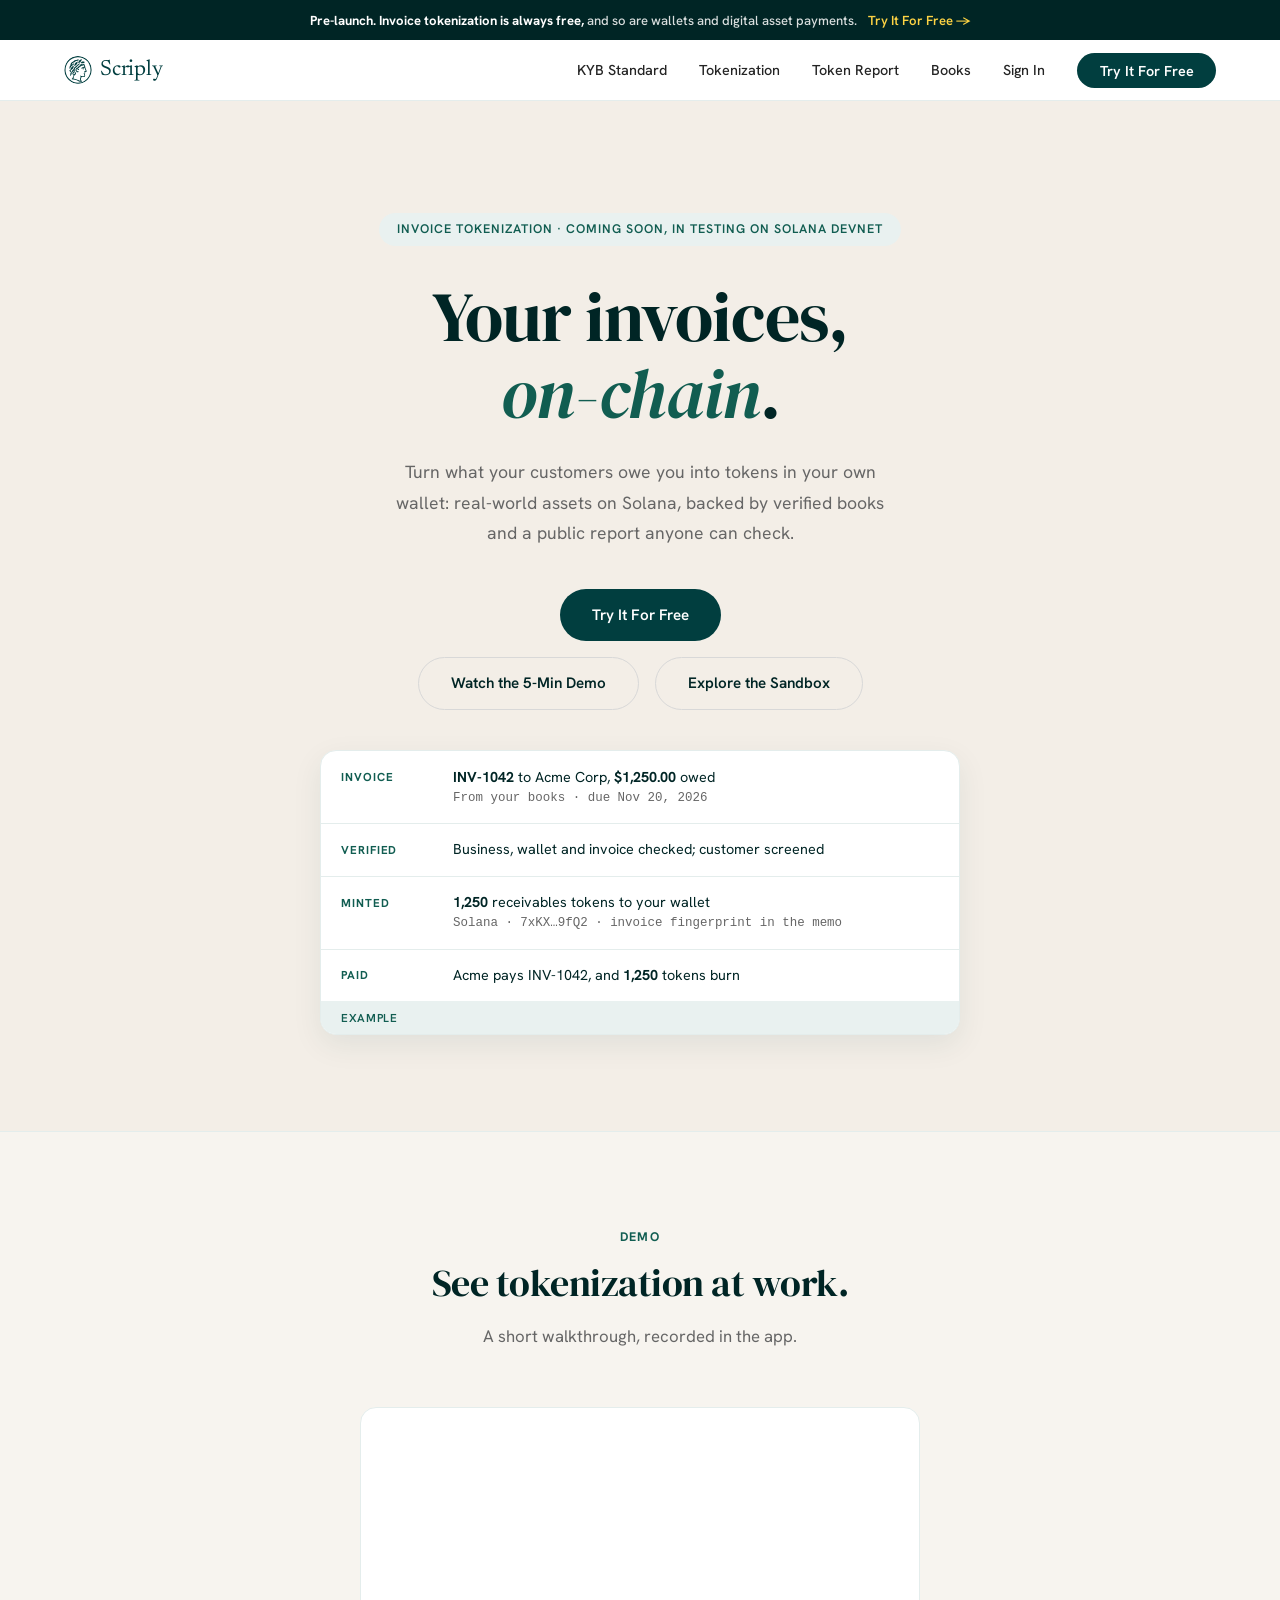
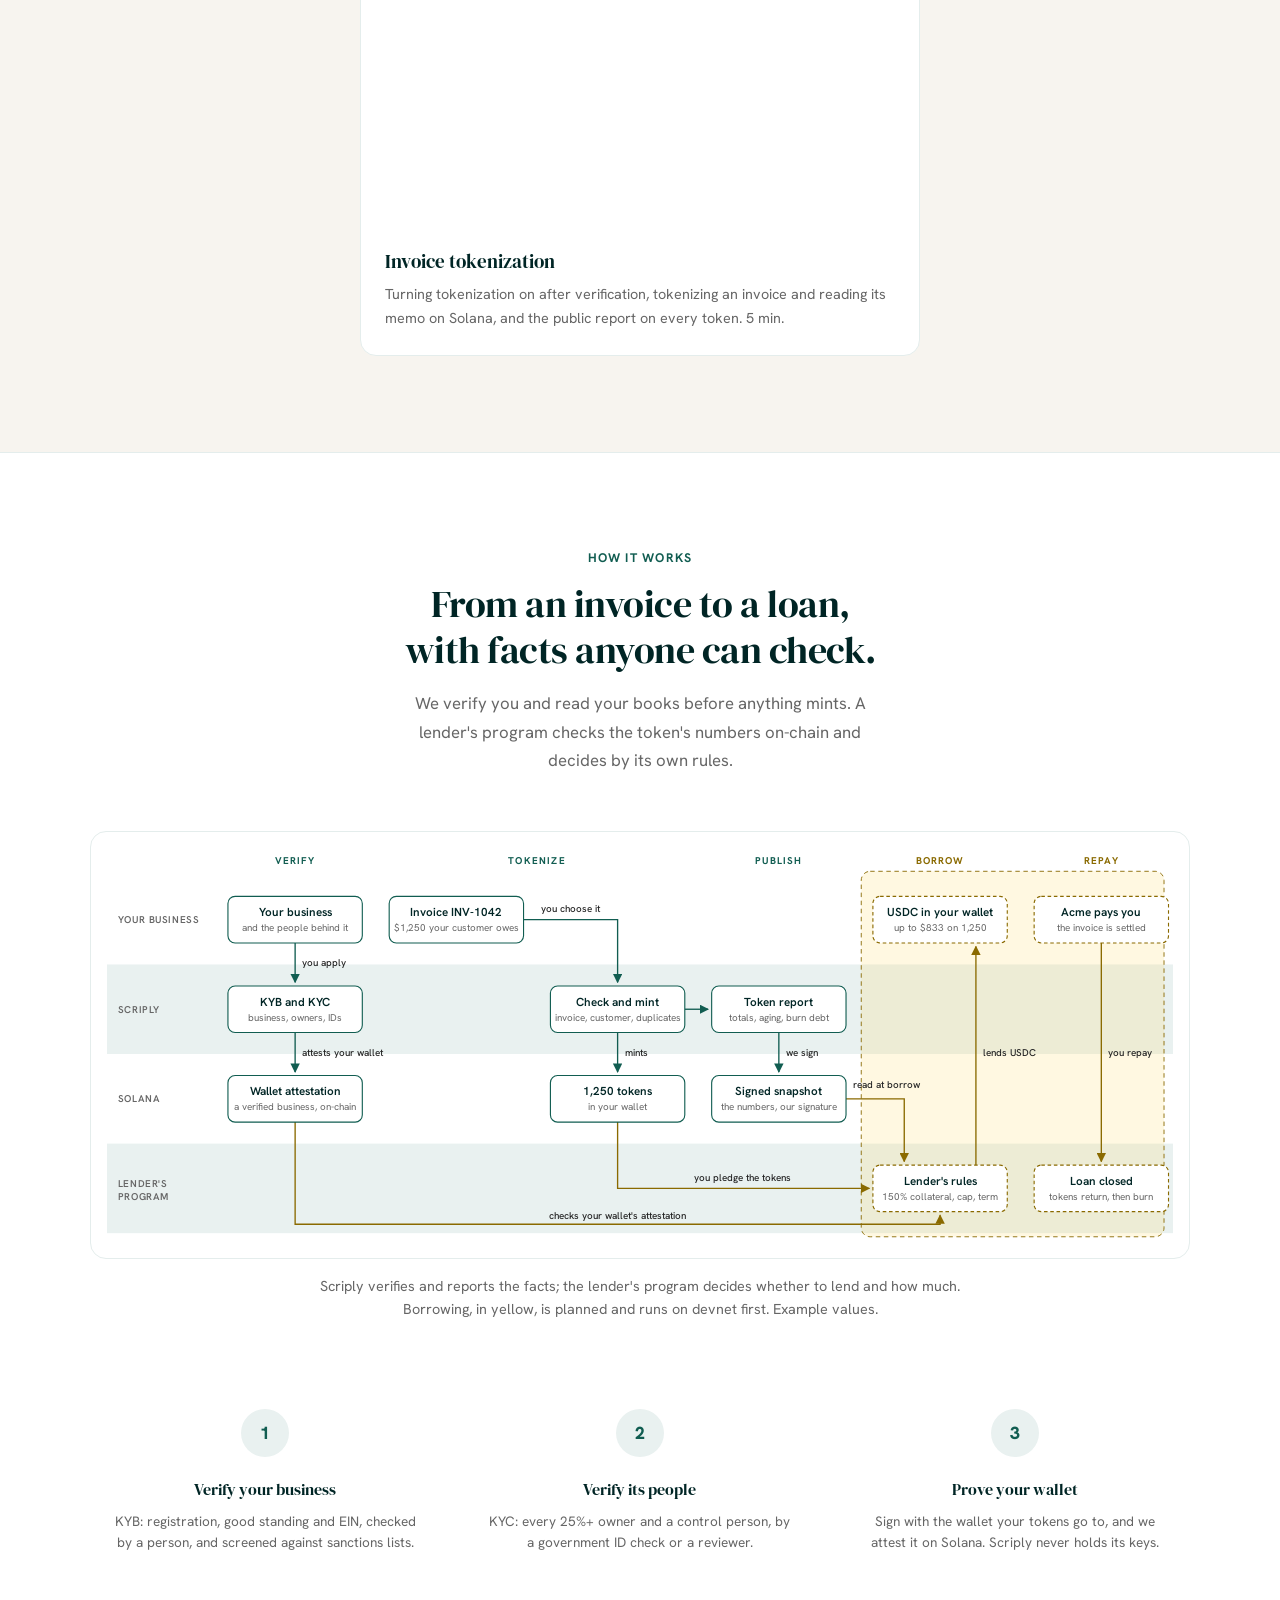
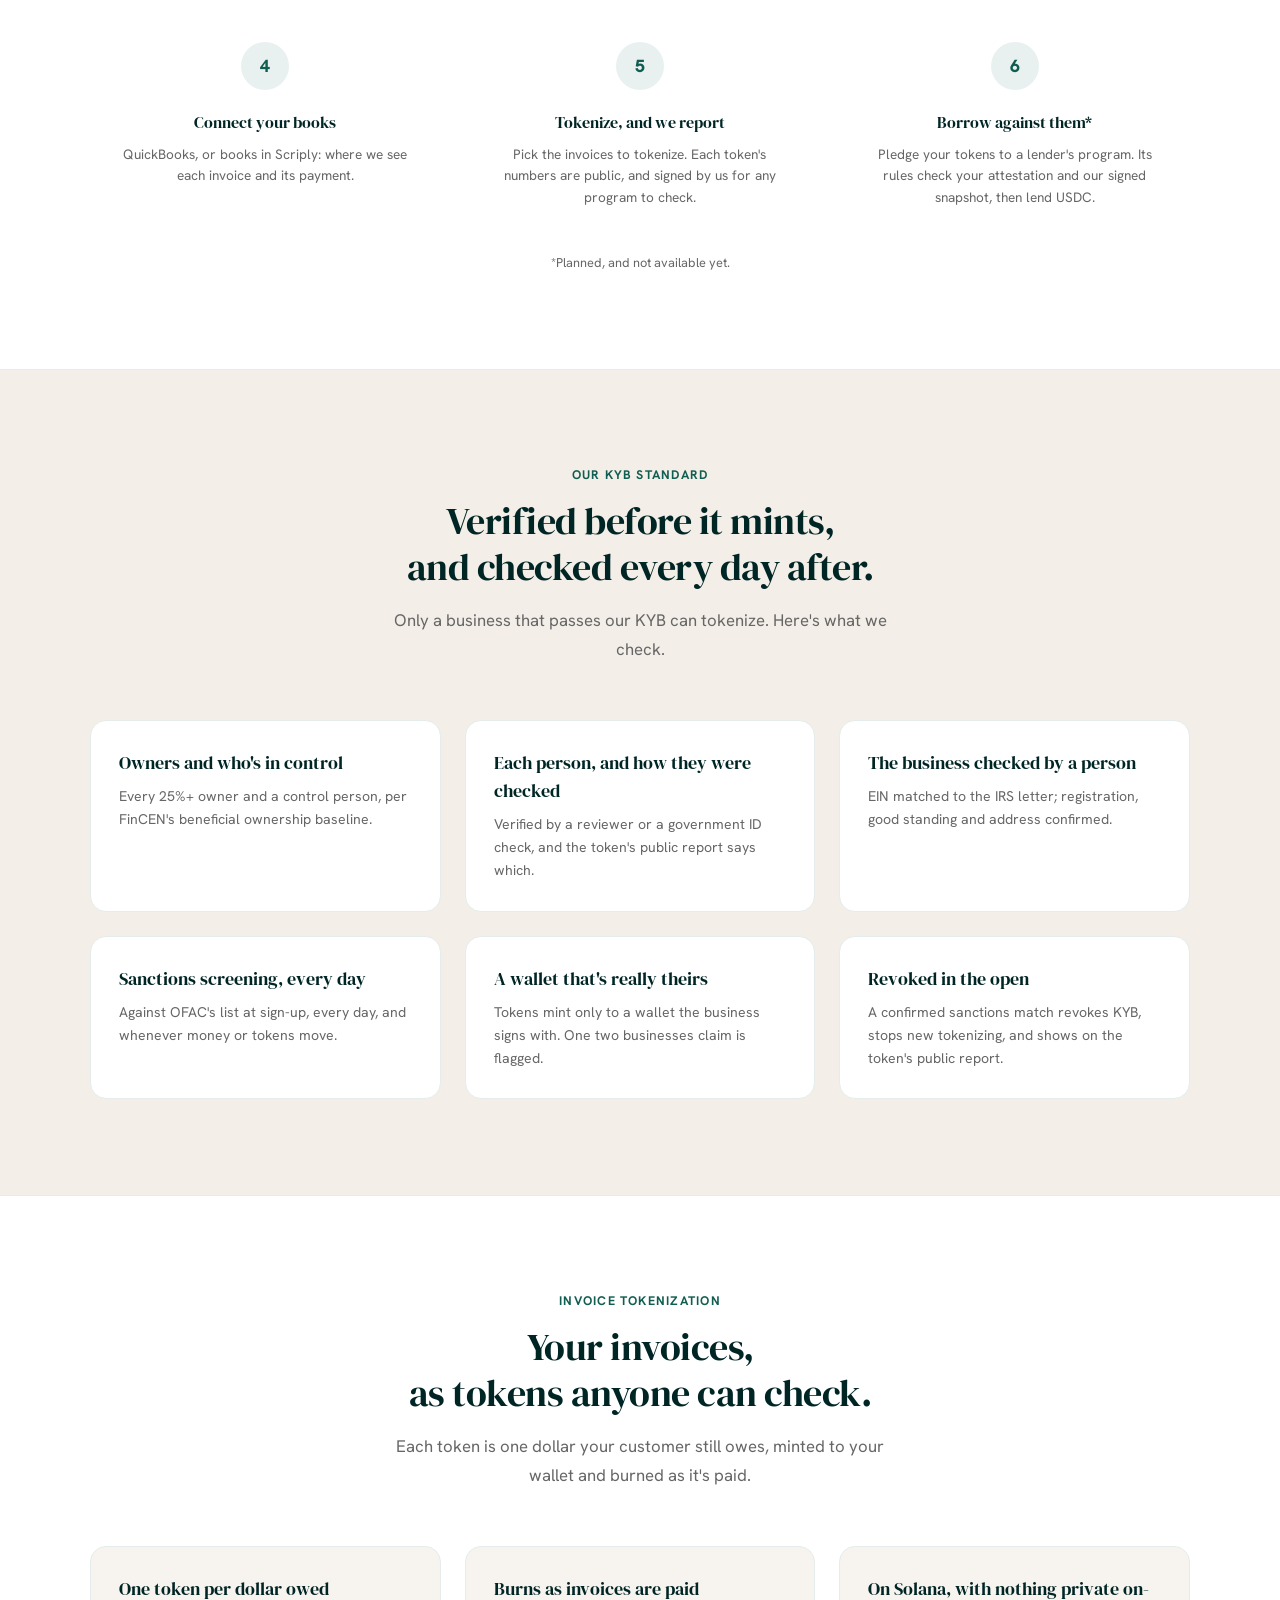
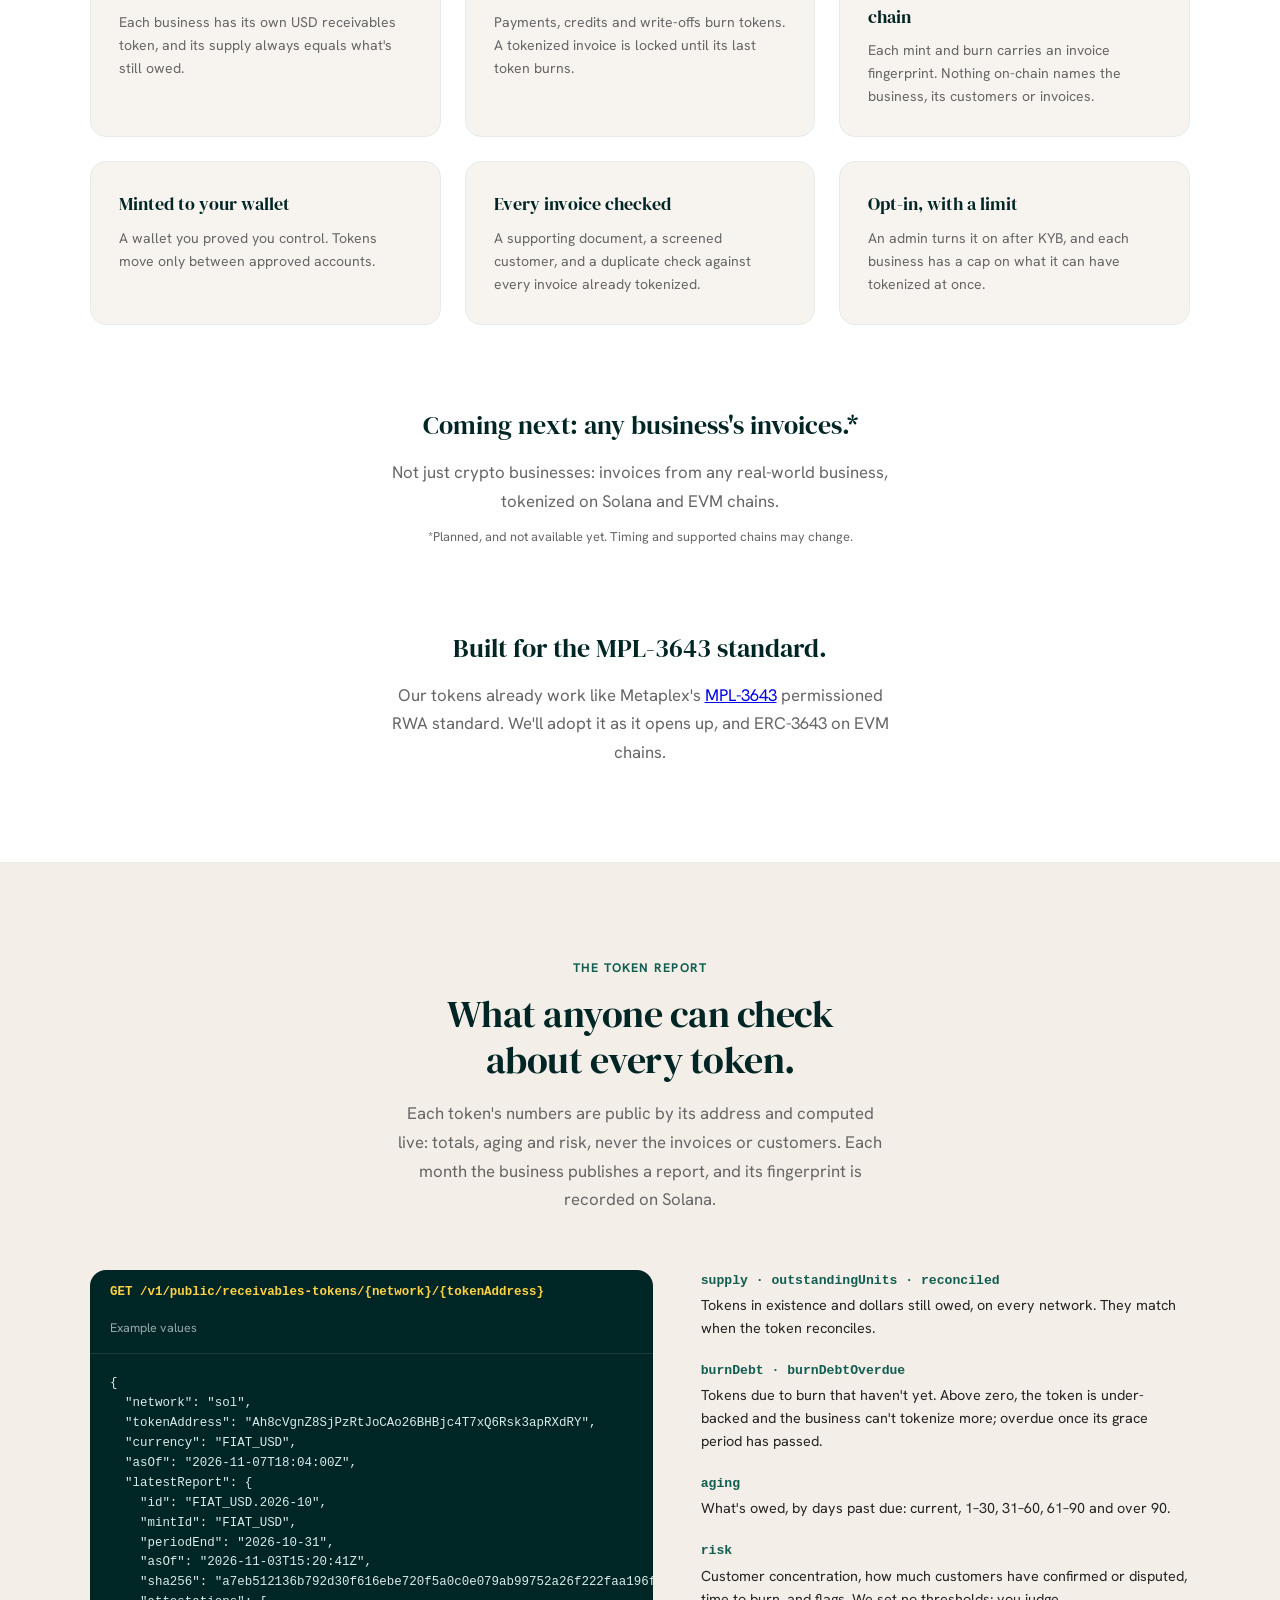
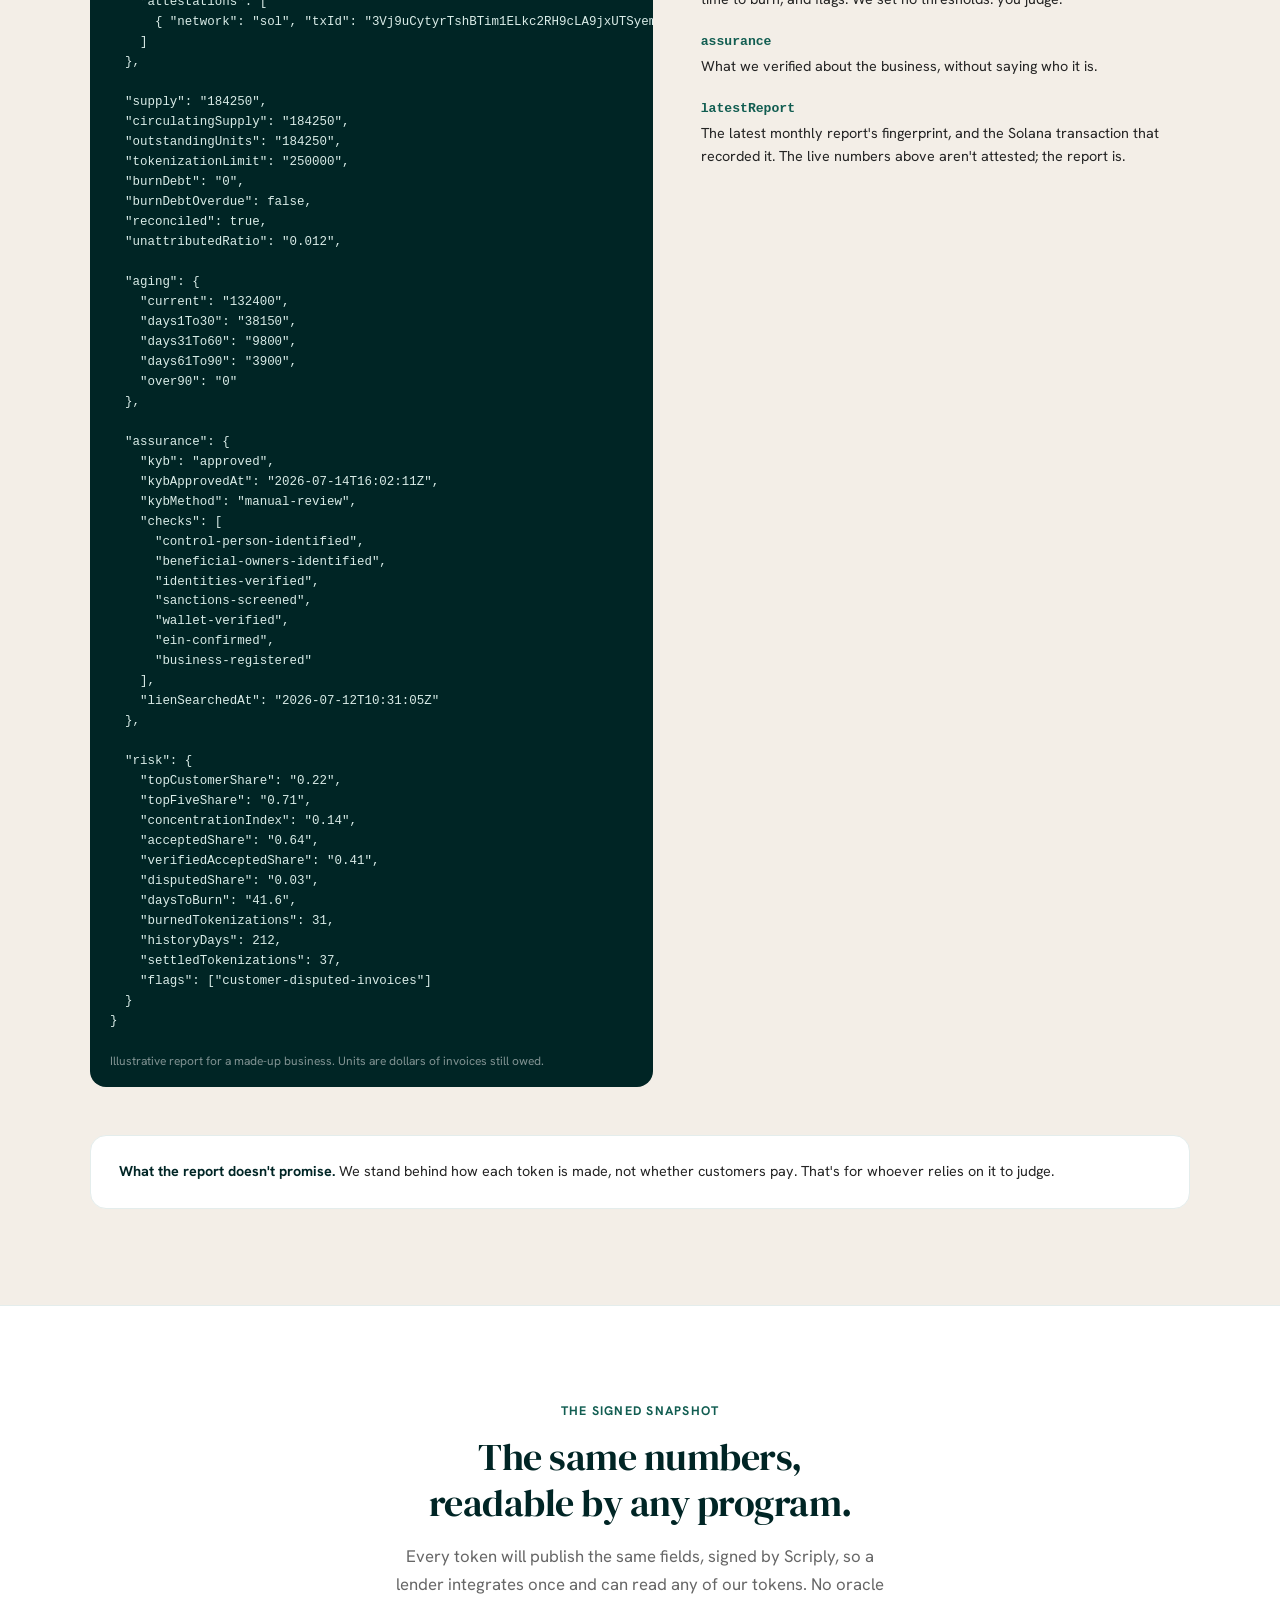
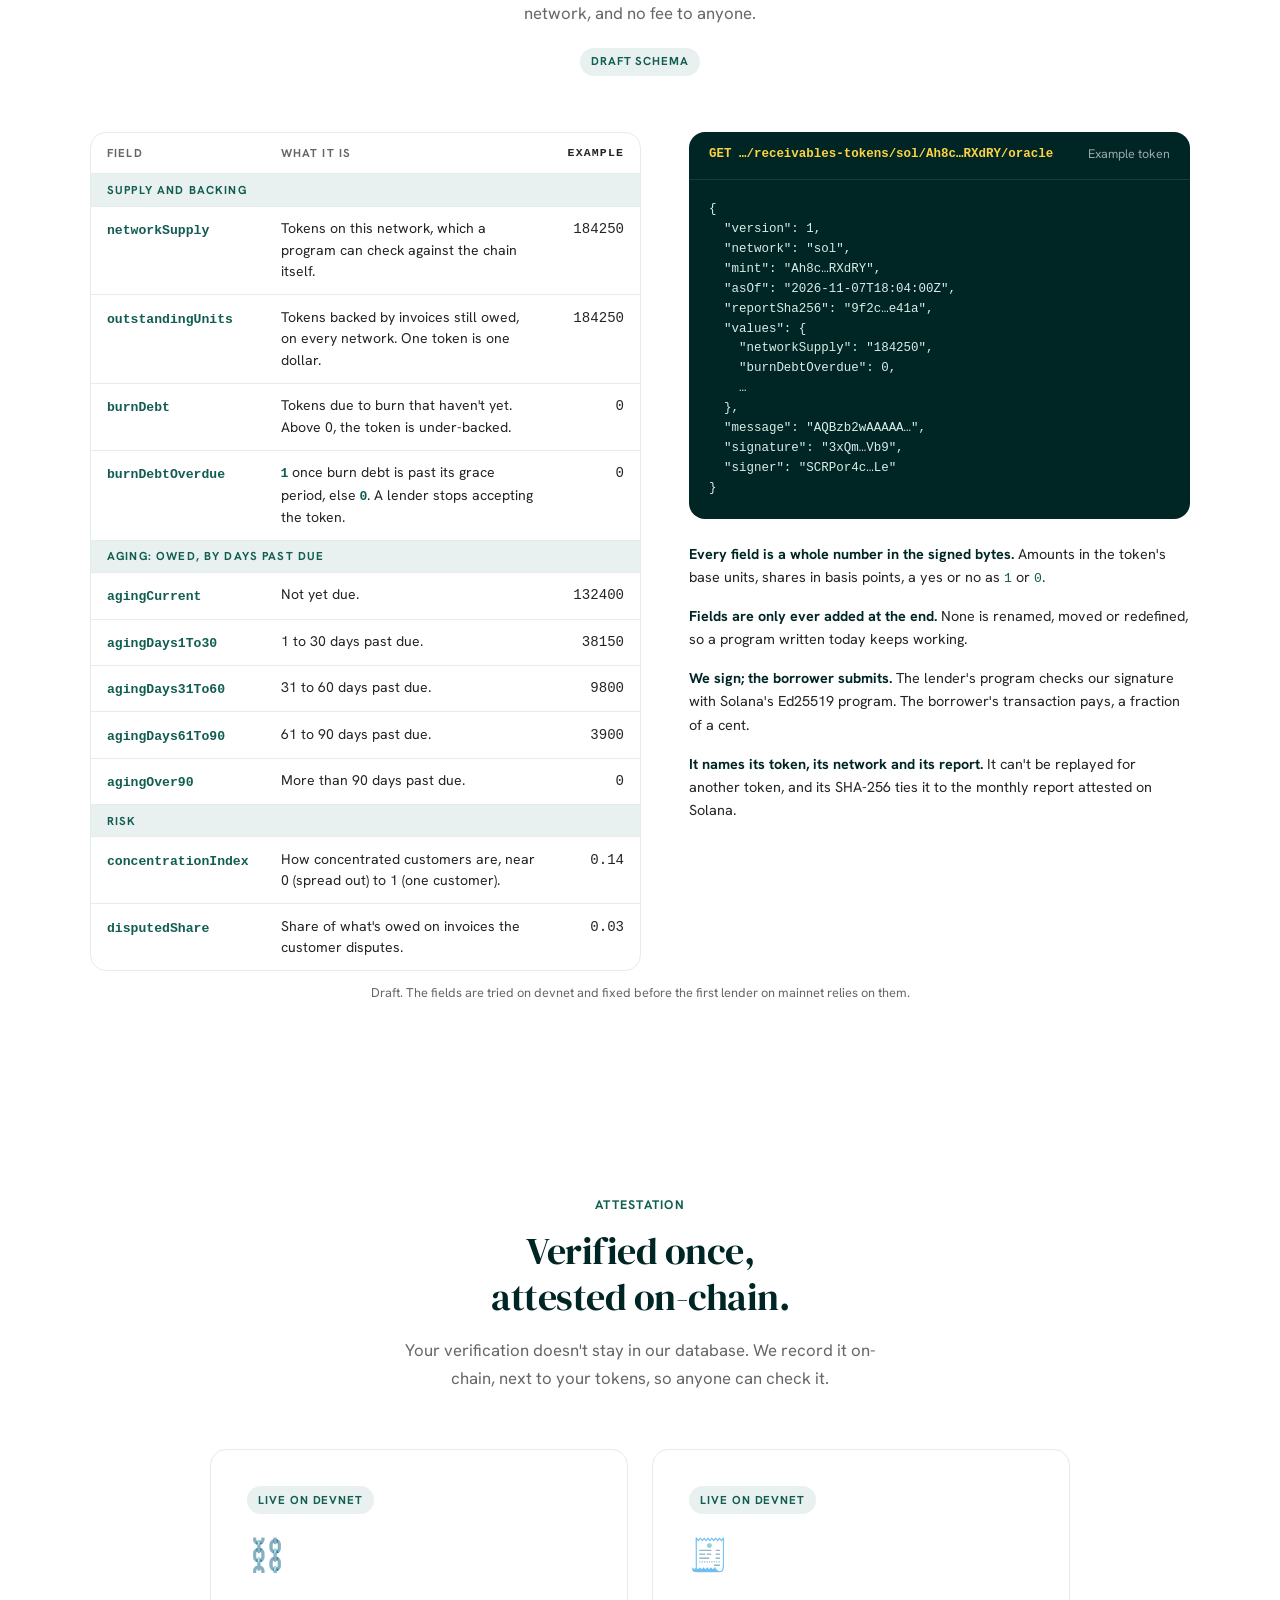
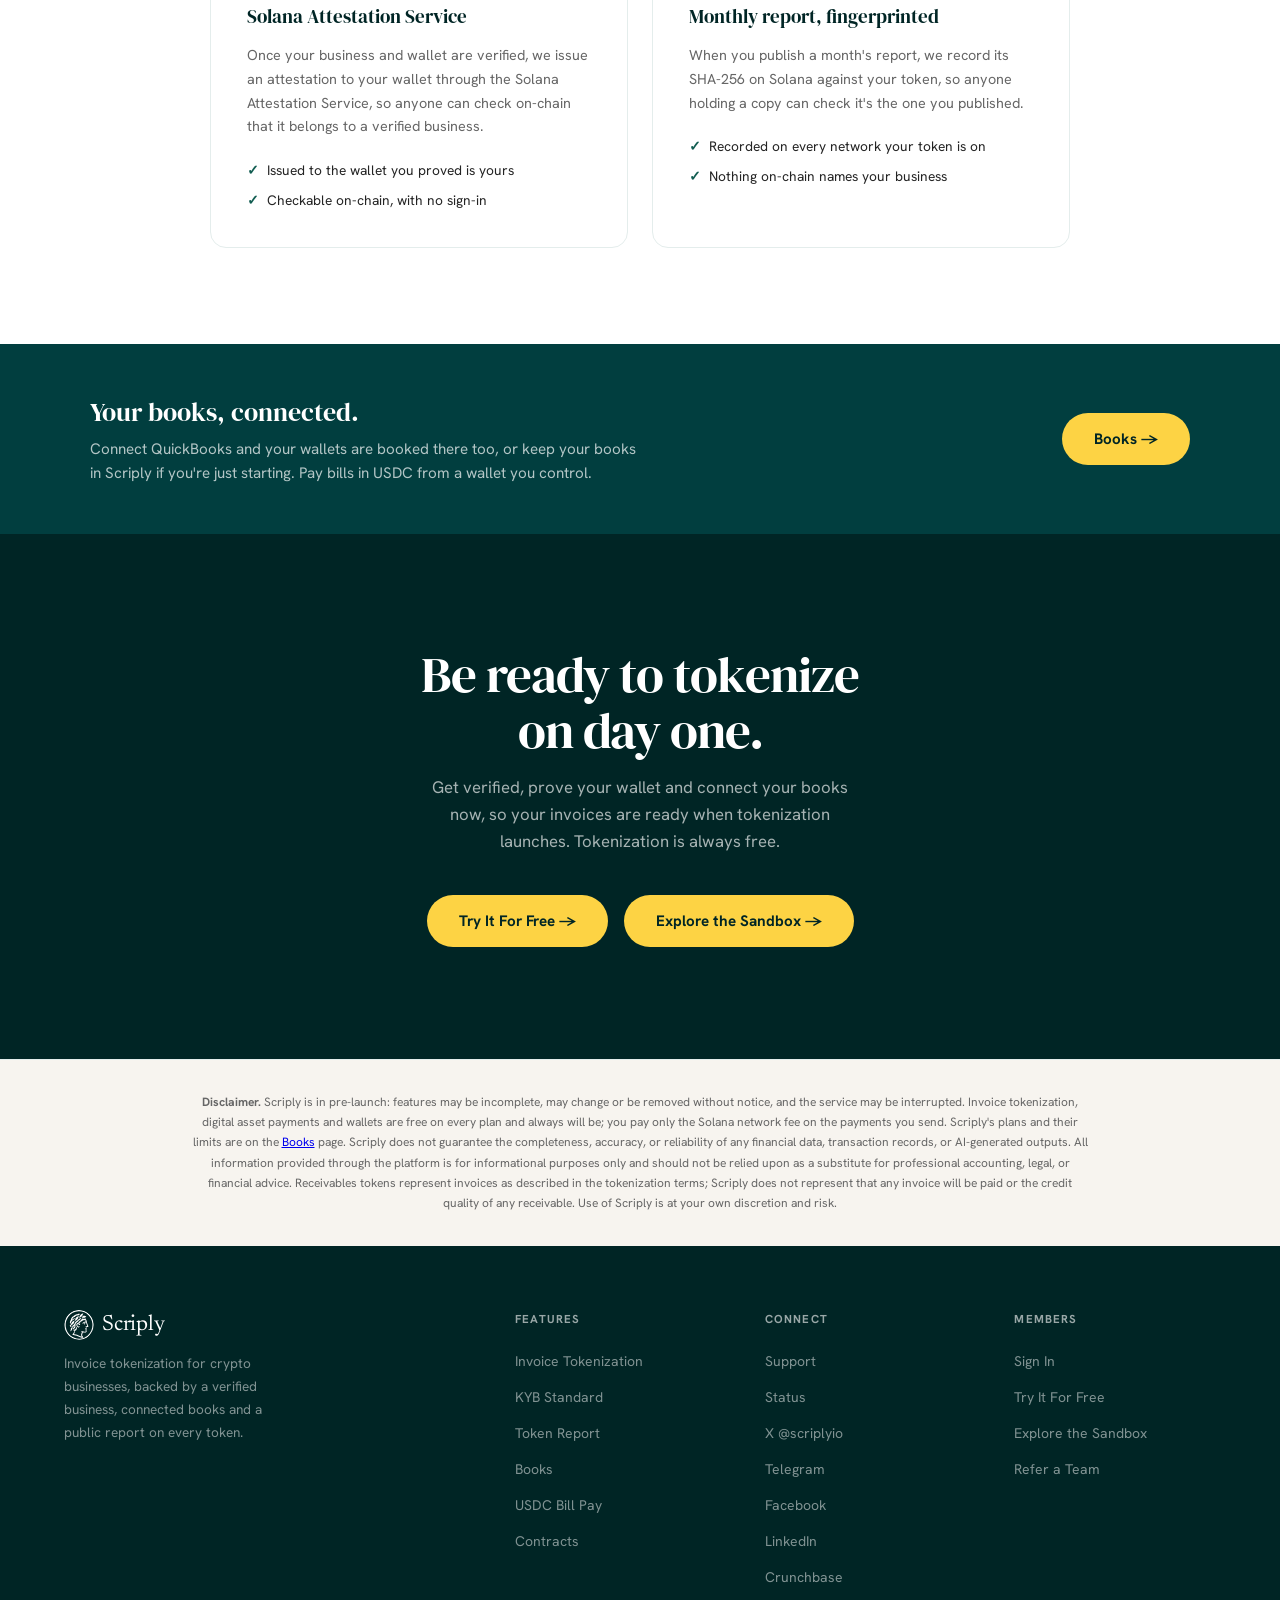
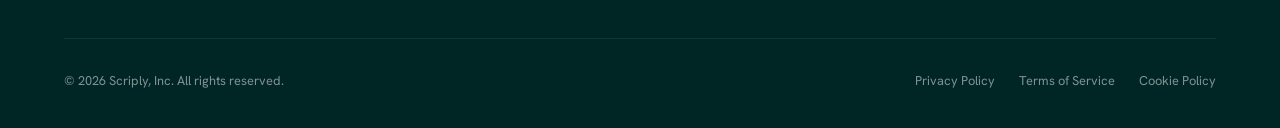
<file: index.html>
<!DOCTYPE html>
<html lang="en">
<head>
  <meta charset="UTF-8" />
  <meta name="viewport" content="width=device-width, initial-scale=1.0" />
  <title>Scriply — Invoice Tokenization for Crypto Businesses</title>
  <meta name="description" content="Turn your invoices into tokens on Solana: real-world assets in your own wallet, backed by a verified business, connected books and a public report anyone can check.">
  <meta name="theme-color" content="#013e3f">
  <meta property="og:type" content="website">
  <meta property="og:url" content="https://www.scriply.io/">
  <meta property="og:site_name" content="Scriply">
  <meta property="og:title" content="Scriply — Your invoices, on-chain">
  <meta property="og:description" content="Turn your invoices into tokens on Solana: real-world assets in your own wallet, backed by a verified business, connected books and a public report anyone can check.">
  <meta name="twitter:card" content="summary">
  <link rel="preconnect" href="https://fonts.googleapis.com">
  <link rel="preconnect" href="https://fonts.gstatic.com" crossorigin>
  <link href="https://fonts.googleapis.com/css2?family=Hanken+Grotesk:wght@400;500;600;700;800;900&family=DM+Serif+Display:ital@0;1&family=Newsreader:opsz@6..72&display=swap" rel="stylesheet">
  <link rel="icon" href="favicon.svg" type="image/svg+xml">
  <link rel="apple-touch-icon" href="apple-touch-icon.png">
  <link rel="stylesheet" href="/styles.css">
  <script type="application/ld+json">
  {
    "@context": "https://schema.org",
    "@type": "Organization",
    "name": "Scriply",
    "url": "https://www.scriply.io/",
    "logo": "https://www.scriply.io/apple-touch-icon.png",
    "description": "Turn your invoices into tokens on Solana: real-world assets in your own wallet, backed by a verified business, connected books and a public report anyone can check.",
    "sameAs": [
      "https://x.com/scriplyio",
      "https://t.me/scriplyio",
      "https://www.facebook.com/scriplyio",
      "https://www.linkedin.com/company/scriplylabs",
      "https://www.crunchbase.com/organization/scriplylabs"
    ]
  }
  </script>
</head>
<body>

  <!-- The Scriply coin, as scriply-ui's CoinMark (compact) draws it, in the text colour -->
  <svg width="0" height="0" style="position:absolute" aria-hidden="true">
    <symbol id="coin" viewBox="261 253 724 724">
      <clipPath id="coin-clip"><circle cx="623" cy="615" r="360"/></clipPath>
      <path fill="currentColor" fill-rule="evenodd" clip-path="url(#coin-clip)" d="M 596.5 153 C 363.8 168.7, 186.1 343.9, 168 575.3 C 166.7 591.9, 166.7 635, 168 650.5 C 176.8 755, 214.9 846, 281.5 922 C 394.5 1050.8, 567.4 1105, 734 1063.9 C 861.9 1032.2, 971.6 943.5, 1032 822.8 C 1084.2 718.7, 1095 593.5, 1061.9 478.9 C 1018.3 327.8, 900.2 210, 751.1 168.9 C 701.9 155.3, 646.5 149.7, 596.5 153 M 603.5 184.6 C 493.9 191.5, 401.3 231.6, 327.1 304.4 C 318.1 313.2, 306.8 325.2, 302 331 C 225.1 423.1, 190.2 546.7, 206 671 C 228.3 846.2, 354.1 989.9, 522.5 1032.3 C 584.9 1048, 650.4 1049.1, 712.5 1035.3 C 857.2 1003.2, 972.7 897.6, 1020.8 753.4 C 1056.8 645.7, 1051.8 532.5, 1006.5 428.5 C 948.5 295.4, 823.6 204.3, 675.5 187 C 658.1 184.9, 618.5 183.6, 603.5 184.6 M 621 204.1 C 613.3 206.3, 608.3 214.2, 609.2 222.7 C 611 238.3, 630.7 242.3, 639.8 228.9 C 642.9 224.4, 642.6 215, 639.2 210.3 C 635.5 205.1, 627.3 202.3, 621 204.1 M 558.2 209.2 C 551 211.6, 545.9 220.6, 547.4 228.3 C 550.4 244.7, 573.6 246.9, 579.5 231.5 C 584.7 217.9, 572 204.5, 558.2 209.2 M 678.4 209.8 C 665.6 217.8, 666.8 235.3, 680.4 240.5 C 698.8 247.5, 711.6 222.5, 695.7 210.6 C 691.7 207.7, 682.4 207.2, 678.4 209.8 M 736.9 223.2 C 730.2 226.6, 727.7 231, 728.2 238.7 C 728.8 249.2, 734.3 254.5, 744.5 254.5 C 751.6 254.5, 754.7 252.8, 758.7 247 C 761.8 242.3, 761.8 233.6, 758.7 228.8 C 756.1 224.9, 748.9 221, 744.5 221 C 742.8 221, 739.4 222, 736.9 223.2 M 497.5 223.5 C 490.7 227.1, 488 231.5, 488 238.5 C 488 251.5, 500.7 259.6, 511.9 253.8 C 523.8 247.6, 524.7 232.8, 513.7 224.6 C 510.1 221.9, 501.4 221.3, 497.5 223.5 M 443.6 245.4 C 427.6 251.1, 428.2 273.2, 444.5 278 C 455.7 281.2, 467.8 270, 465.4 258.6 C 463.3 248.5, 452.7 242.1, 443.6 245.4 M 790.9 246.2 C 785.8 249.7, 783.7 253.3, 783.2 259.2 C 781.4 280.9, 812.5 284.2, 816.4 262.9 C 817.6 256.7, 813.1 248.7, 806.8 245.4 C 802.5 243.2, 794.8 243.6, 790.9 246.2 M 607 255.6 C 477.9 262.8, 364.8 338, 310 453.1 C 259.1 560.1, 260.1 676.3, 312.8 777.5 C 340 829.7, 375.3 870.6, 423.3 905.7 C 506.2 966.3, 610.2 987.4, 707.7 963.4 C 771.1 947.8, 833.1 910.5, 877 861.6 C 940.4 790.9, 973 712.1, 975.6 623.5 C 978.2 538, 949.7 451.6, 896.9 385 C 886.6 371.9, 857.9 343.1, 844.3 332.2 C 809.4 304.1, 766.1 281.1, 726.5 269.6 C 687.1 258.2, 646.4 253.4, 607 255.6 M 841.9 276.2 C 831.1 283.5, 831.1 297.4, 842 304.8 C 847.1 308.3, 856.6 307.6, 861 303.4 C 872.7 292.3, 866.1 274, 850.5 274 C 846.7 274, 844.3 274.6, 841.9 276.2 M 389.4 276.9 C 378.3 281.9, 377 299.5, 387.3 305.8 C 403.9 316.1, 422.4 295.8, 409.7 281.3 C 404.1 274.9, 397 273.4, 389.4 276.9 M 609 285.1 C 510.8 289.5, 421 337.4, 365.3 415 C 334.4 458, 312 512.8, 304.5 563.5 C 300.1 593.5, 299.8 634.6, 303.9 661.5 C 331.3 842.8, 501.5 969.9, 678 940.8 C 782.8 923.6, 873.9 850.1, 920 745.5 C 960.3 654, 956.7 551.6, 910 458 C 894.9 427.7, 879.6 405.7, 858 383.6 C 790.2 314.1, 705.8 280.7, 609 285.1 M 888.9 314.2 C 880.5 318.5, 877.1 330.4, 882.2 338 C 889.5 348.8, 903.4 348.8, 910.8 337.9 C 912.7 335, 913.1 333.5, 912.8 328.4 C 911.9 315.3, 900.4 308.4, 888.9 314.2 M 345.5 314.5 C 327.7 320.7, 332.4 347, 351.2 347 C 370.8 347, 374.1 319.3, 355.2 314 C 350.6 312.7, 350.3 312.7, 345.5 314.5 M 715 335.6 C 666.3 348.5, 646.2 369.4, 631.4 422.3 C 627.1 437.6, 626.8 439.2, 628.2 440.7 C 629.7 442.1, 630.4 441.9, 636.1 438.2 C 639.6 436, 649 430.5, 657 425.9 C 674.4 416, 682.1 410.7, 691 402.3 C 704.3 389.7, 714.9 370.8, 723.1 345.2 C 726.4 334.5, 725 332.9, 715 335.6 M 612.5 346 C 602.5 347.4, 589.4 350.8, 583 353.7 C 579.4 355.3, 574.4 356.5, 568.9 357 C 547 359.2, 525.4 370.1, 508 387.8 C 499.2 396.8, 497.8 397.7, 488.8 401.6 C 453.4 416.6, 429.9 448.8, 427.3 486 L 426.6 495.2 421.2 502.3 C 414.4 511.3, 408.6 522.6, 405.7 532.7 C 400.2 552.3, 405.4 585.8, 414.3 586.8 C 418.5 587.3, 419.6 585.6, 420.9 576.9 C 424.8 550.5, 437.2 527.6, 456.7 510.6 C 465.8 502.8, 470.9 499.5, 488 490.5 C 506.7 480.7, 509.5 477.9, 517.2 460.4 C 523.2 446.7, 523.8 444.5, 521.6 443.6 C 518.5 442.5, 501.5 452.3, 490.8 461.6 C 485.2 466.4, 460.4 480.7, 459.3 479.7 C 459.1 479.4, 459.9 475.9, 461.3 472 C 469.3 449, 489.1 430.2, 514.6 421.4 C 522.6 418.7, 524.9 417.4, 526.9 414.8 C 531.3 408.7, 544.5 396.5, 550.2 393.1 C 564.9 384.4, 586.8 379, 607 379 C 611 379, 616 378.1, 619.7 376.9 C 625.4 375, 626.3 374.2, 630.6 368.1 C 633.2 364.5, 638.2 358.6, 641.8 355.1 C 647.5 349.6, 648.1 348.7, 646.8 347.4 C 644.9 345.5, 622.6 344.6, 612.5 346 M 927.5 360.2 C 916.2 366.6, 916.4 383.6, 927.9 389.6 C 933.4 392.5, 937.3 392.6, 943 389.7 C 954.5 383.9, 955.4 368.5, 944.7 360.6 C 940.6 357.5, 932.4 357.3, 927.5 360.2 M 304 361.2 C 291.8 367.7, 292 385.4, 304.4 391 C 309.8 393.5, 313.6 393.4, 319 390.7 C 325.2 387.5, 328 383.1, 328 376 C 328 362.8, 315.4 355.1, 304 361.2 M 732.5 393.5 C 725.9 394.9, 725.2 395.3, 720.5 400.7 C 711.6 410.9, 702.7 419, 692.8 425.5 C 687.4 429.1, 682.7 432.5, 682.3 433.1 C 681.3 434.9, 684.9 437, 689.2 437 C 691.3 437, 698.7 438.2, 705.7 439.6 C 723.4 443.3, 744.6 443.6, 756.5 440.1 C 767.6 436.9, 777.1 432, 787.5 424.1 C 798.6 415.7, 800.3 413.2, 797.4 409.2 C 794.5 405.4, 782 398.4, 772.5 395.3 C 762.2 392.1, 743.2 391.2, 732.5 393.5 M 603 401.5 C 583.9 408.4, 572.3 415.5, 560.4 427.4 C 544.3 443.6, 536.5 460.6, 530 494 C 528.9 499.7, 527.6 506, 527 507.8 C 525.8 511.9, 527.1 515, 529.9 515 C 531 515, 539 510.3, 547.7 504.6 C 588.9 477.6, 601.4 460.8, 613.4 415.2 C 618.5 396, 618.4 395.9, 603 401.5 M 958.9 411.3 C 943.7 419.3, 949.2 443, 966.4 443 C 985.1 443, 990.5 418.6, 973.5 410.8 C 968.1 408.4, 964.1 408.5, 958.9 411.3 M 271.9 413.2 C 267.1 416.5, 264.8 420.1, 264.2 425.2 C 262.5 440.2, 278.6 449.8, 290.9 441 C 299.9 434.6, 299.6 419.8, 290.2 413.5 C 285.2 410.1, 276.7 409.9, 271.9 413.2 M 660.4 446.3 C 655.5 448.7, 647 453.9, 641.5 457.9 C 636 461.8, 627.9 466.8, 623.5 468.9 C 616.1 472.5, 615 473.4, 609.5 481 C 598.6 496, 584 507.7, 558.4 522.4 C 548.8 528, 538.3 537.5, 532.6 546 C 530.6 549, 526.4 557.8, 523.4 565.5 C 513.6 590.6, 502.5 605, 481.7 619.3 C 467.4 629.3, 463.4 635.3, 460.9 650.7 C 460.3 654.4, 459.4 659.8, 458.8 662.6 L 457.9 667.7 448 672.9 C 442.6 675.8, 436.7 679.5, 434.9 681.3 C 428.5 687.5, 426 697.7, 426 717.5 C 425.9 730.7, 424.5 736.5, 418.5 748.5 C 413.5 758.4, 413.1 760.8, 415.8 763.3 C 423.3 770.1, 440.7 757.5, 450.3 738.5 C 455.8 727.3, 462 702.1, 462 690.5 C 462 688.5, 462.4 684.9, 463 682.5 C 464 678.6, 464.5 678.1, 467.8 677.5 C 476.5 675.9, 484.4 668.8, 487.9 659.5 C 492.4 647.3, 498.7 638.8, 508.1 632.4 C 513.4 628.6, 514.2 629.9, 513.6 641.5 C 512.6 661.6, 503 677.6, 485.7 687.6 C 472.7 695.2, 469.6 701.8, 475.6 709 L 478.3 712.2 485.6 711.5 C 510.4 709.3, 527.6 693.3, 535.1 665.4 C 536.9 658.6, 537.3 653.4, 538 629 C 538.6 605.3, 539.1 599.3, 540.7 593.5 C 547.4 569.6, 558.5 555.7, 582 541.9 C 597.8 532.6, 606.7 524.1, 612.7 512.3 L 616.9 504.2 626.6 499.5 C 648.3 489.1, 660 477.2, 670.1 455.2 C 674.5 445.8, 674.5 445.6, 672.4 443.5 C 670.3 441.4, 670.5 441.4, 660.4 446.3 M 770.3 459.4 C 752.1 468.8, 725.1 469.4, 705.7 460.7 C 699.6 458, 698.7 457.8, 695.9 459 C 691.5 460.8, 690 462.6, 689.9 466.3 C 689.9 474.2, 679.6 491.6, 669.7 500.5 C 663.2 506.3, 659.4 508.8, 647.6 514.6 C 636.8 520, 635.3 521.2, 634.4 525 C 633.4 529.5, 624.8 542, 619.4 546.8 C 612.1 553.2, 608 555.6, 597.3 559.4 C 580.8 565.3, 570.8 573.5, 564.4 586.1 C 550.3 613.9, 564.1 654, 592.7 668.2 C 600.6 672.1, 601.8 672.4, 611.1 672.8 C 623.3 673.3, 630 670.7, 633.8 664.1 C 636.8 658.7, 636.8 649.3, 633.9 645.6 C 630.8 641.7, 624.7 641.9, 619.6 646.1 C 607.9 655.8, 587.8 640.1, 583.7 618.1 C 581.1 604.1, 587.9 589.1, 599.6 582.8 C 608.7 577.9, 608.8 577.9, 608.2 585.2 C 607.8 590.8, 608.1 592.3, 611.2 599 C 615.3 607.6, 618.7 611.2, 624.8 613.4 C 632.7 616.2, 639.5 614.4, 645.6 607.8 C 649.9 603.3, 651 600.2, 651 591.4 C 651 584.7, 650.7 583.8, 648.6 582.4 C 645.5 580.4, 641.8 581.7, 636.8 586.6 C 634.6 588.7, 632.4 590, 631.3 589.8 C 629.5 589.4, 620.7 575.3, 621.2 573.6 C 621.4 573.1, 624.5 571.5, 628.1 570 C 646.3 562.2, 659.1 549.9, 664.9 534.7 C 665.4 533.1, 666.5 531.7, 667.2 531.6 C 667.9 531.4, 672.5 530.5, 677.4 529.5 C 693 526.6, 706.2 518.9, 715 507.8 L 719.1 502.6 730.8 502.4 C 744 502.1, 753.3 500, 765.3 494.6 L 772.7 491.2 779.3 509.8 C 783 520.1, 786 528.7, 786 529.1 C 786 529.4, 781.8 530.5, 776.7 531.5 C 753.1 536, 729.8 546.9, 707.1 564.1 C 700 569.4, 698.4 572, 700 575 C 702 578.7, 705 578.2, 726 570.6 C 752 561.1, 767.4 556.4, 777.3 555 C 791.6 553, 789.8 551.7, 796.4 569.7 C 814.8 620.3, 822 641.3, 821 641.9 C 820.4 642.3, 814 643.4, 806.7 644.3 C 799.4 645.3, 791.7 646.5, 789.7 647.1 C 780.5 649.5, 778.2 665.1, 786.3 670 C 790.2 672.4, 792.8 672.4, 799 670.2 C 801.7 669.3, 804.2 668.8, 804.5 669.2 C 804.9 669.6, 804.9 672.3, 804.5 675.4 L 803.8 680.9 787.7 688.9 C 778.9 693.3, 770.1 698.1, 768.3 699.5 C 761.5 704.7, 765.4 709.2, 775.5 707.9 C 778.8 707.5, 785.3 707.1, 790 707 C 796.1 706.9, 799.7 706.4, 802.7 705 C 809 702.1, 809.9 699.2, 809.2 684.3 C 808.9 677.7, 809 671.1, 809.3 669.6 C 810.1 666.5, 810.5 666.4, 827.7 664.5 C 841.8 663, 845 661.7, 847.5 656.9 C 850.6 650.8, 849.8 647.9, 829.9 598.6 L 810.9 551.5 811.9 544.8 C 813.4 535.4, 812.5 532.1, 801.2 503 C 795.7 488.9, 789.8 473.2, 787.9 468.1 C 786.1 463, 784 458.1, 783.2 457.3 C 781.1 455.2, 777.1 455.8, 770.3 459.4 M 984.5 464.7 C 983.4 464.9, 981 466.3, 979.2 467.6 C 970.2 474.4, 970.7 488.3, 980.3 495.4 C 984.3 498.3, 994.6 498.3, 998.6 495.4 C 1004.2 491.2, 1006.2 487.1, 1005.8 480.4 C 1005 468.8, 995.7 461.9, 984.5 464.7 M 250.5 467.4 C 235.9 473.8, 238.8 496.1, 254.6 499.4 C 262.4 501, 271.7 495.1, 273.9 487.3 C 277.6 473.3, 263.7 461.5, 250.5 467.4 M 499 510.5 C 462.5 529.7, 444 552, 434.9 587.6 C 430.8 603.6, 431 603.3, 416.2 612.2 C 402.1 620.6, 399.8 623, 399.2 629.9 C 398.7 635.8, 401.7 640.6, 408 643.7 C 412.4 645.9, 412.5 646.1, 412.5 650.9 C 412.5 654.7, 413.1 656.7, 415.5 660 C 421 667.8, 421.1 667.8, 433.3 660.3 C 439.3 656.6, 444.4 653.1, 444.6 652.3 C 445.8 649.4, 443.9 646.1, 439.8 643.8 C 426.1 636.1, 430.6 626.8, 455.7 610.2 C 483.3 592.1, 497.2 575.2, 506 549.2 C 509.5 539, 516.2 509.7, 515.8 506.7 C 515.2 502.9, 512 503.6, 499 510.5 M 999.9 521.9 C 986 526.3, 983.5 545.8, 996 552.8 C 1010.8 561.2, 1026.8 545.3, 1019 530 C 1015.7 523.6, 1006.6 519.7, 999.9 521.9 M 237.4 524 C 230.2 526.2, 225.3 534.4, 226.2 542.7 C 227.6 554.5, 240.7 560.8, 251.3 554.7 C 261.7 548.8, 261.5 530.9, 251 525.5 C 247.2 523.5, 241.1 522.8, 237.4 524 M 765.9 570.9 C 765 571.4, 756.2 574.1, 746.4 576.9 C 723.3 583.4, 721.6 585.3, 733.8 590.7 C 758.7 601.8, 767.2 603.8, 769.5 599 C 770.2 597.6, 771.4 591.3, 772.3 585 C 773.6 574.6, 773.6 573.3, 772.2 571.7 C 770.5 569.8, 768.3 569.5, 765.9 570.9 M 1004 581.1 C 995.4 584.5, 991 596.4, 995.3 604.7 C 1003.5 620.5, 1026.9 614.5, 1026.9 596.5 C 1026.9 585.3, 1014.4 576.9, 1004 581.1 M 229.4 583.9 C 223.4 586.5, 220.6 591, 220.1 598.4 C 219.5 609.1, 226.8 616.5, 237.2 615.7 C 247.4 615, 253.4 608.4, 252.8 598.4 C 252.2 588.8, 245.4 582, 236.5 582 C 234.8 582, 231.6 582.8, 229.4 583.9 M 1005.2 638.9 C 994 641.6, 988.8 655, 995.1 664.7 C 1004.6 679, 1027.4 670.6, 1025.6 653.6 C 1024.4 643.5, 1014.9 636.6, 1005.2 638.9 M 230 643.1 C 223.9 647.3, 221.7 651.5, 222.1 658.5 C 223.5 680.5, 255 679.8, 255 657.7 C 255 648.2, 248.9 641.9, 239.2 641.2 C 234.4 640.8, 232.9 641.2, 230 643.1 M 565.3 664.9 C 561.3 667.3, 558.7 671.7, 554.9 682.5 C 550 696.5, 544.3 706.7, 537.5 713.5 C 526.4 724.5, 512.3 729.5, 498.7 727.1 C 490.7 725.7, 487.7 726.8, 485.9 731.7 C 482.8 739.6, 489.8 746.7, 508.6 754.6 C 510.7 755.4, 510.7 755.5, 506.8 768.9 C 499.5 793.8, 487.4 815.4, 471.7 831.7 L 462.7 841 463.2 845.7 C 464.2 854.1, 465.9 854.8, 507.7 862.9 C 563.9 873.9, 575.7 877.5, 623 897.7 C 665.1 915.7, 679.7 919.8, 704.5 920.6 C 722.9 921.1, 724.9 920.6, 726.4 914.7 C 727.2 911.2, 727 910.7, 719 900.1 C 709.2 886.8, 701.8 874.7, 698.9 867.1 C 695.8 859.1, 696.7 853, 703.8 830.5 C 707 820, 710.7 807.9, 712 803.5 C 713.2 799.1, 714.3 795.3, 714.4 795.2 C 714.5 795.1, 724.2 795.9, 736 797 C 765 799.7, 780.1 799.6, 787.6 796.8 C 800.1 792.1, 808.3 779.9, 808.4 765.6 C 808.4 757.6, 808.3 757.1, 803 746.7 L 797.6 736 801.6 732.5 C 808.3 726.8, 809.8 719.2, 805.4 712.6 C 803.1 709, 800.5 709.2, 793.4 713.5 C 777.7 722.9, 775.4 730.6, 783.5 747.1 C 789.6 759.7, 789.4 765.7, 782.7 772.7 C 777.6 777.9, 775.2 778.3, 756.2 776.5 C 722.9 773.3, 705.3 769.5, 687.1 761.8 C 677.5 757.7, 674.9 757.7, 675 761.8 C 675 764.9, 681.1 774.1, 687 780 L 693 785.9 685.6 807.7 C 674.7 839.6, 674.6 840, 674.5 852 C 674.5 864.6, 676.3 871.1, 684.5 886.9 C 687.5 892.6, 690 897.5, 690 897.7 C 690 898.3, 684.7 897.1, 675.5 894.5 C 665.9 891.8, 651.4 885.9, 628.9 875.7 C 590.9 858.4, 565.5 850.4, 518 840.9 C 508.9 839.1, 501.3 837.5, 501.1 837.4 C 501 837.2, 503.3 832.5, 506.3 826.8 C 515.2 810, 522 786.8, 522 773 C 522 770.4, 522.2 765.6, 522.6 762.3 L 523.2 756.4 531.2 754.2 C 548.6 749.3, 561 737.6, 567 720.5 C 570.3 711.3, 571.7 702.4, 573 684.2 C 574.1 668, 574.1 666.7, 572.4 664.9 C 570.2 662.5, 569.2 662.5, 565.3 664.9 M 992 697.1 C 981.2 701.4, 978.2 715.5, 986.1 724.4 C 995.9 735.6, 1015 727.5, 1014.9 712.2 C 1014.9 701.2, 1002.3 692.9, 992 697.1 M 241.9 700.2 C 225.7 708.4, 233.1 733.4, 251.2 731.7 C 260.6 730.8, 266.3 723.9, 265.8 714.4 C 264.9 701.2, 253.4 694.4, 241.9 700.2 M 971.2 753.9 C 957.5 762.5, 962.5 783.4, 978.5 784.7 C 995.3 786.1, 1003.2 764.7, 989.7 754.6 C 985.6 751.5, 975.5 751.2, 971.2 753.9 M 264.4 753.9 C 254.2 756.4, 248.6 768.6, 253.4 777.9 C 259 788.6, 275 789.7, 281.9 780 C 290.6 767.8, 279 750.3, 264.4 753.9 M 946.2 806.1 C 937.7 810.3, 934.4 820.6, 938.9 828.7 C 947.5 843.9, 970 837.7, 970 820.1 C 970 808.1, 957.3 800.6, 946.2 806.1 M 288.5 806.4 C 282.4 809.1, 279.6 813.3, 279.1 820.4 C 278.8 825.7, 279.1 827.5, 280.9 830.3 C 288 841.8, 305.3 840.6, 310.6 828.2 C 316.4 814.6, 302 800.3, 288.5 806.4 M 321 853.1 C 314.3 856.6, 312.5 859.8, 312.5 867.8 C 312.5 873.1, 312.9 875.1, 314.7 877.6 C 321.6 887.3, 337.7 886.3, 343 875.9 C 350.3 861.5, 335.2 845.8, 321 853.1 M 911.3 853.4 C 905.8 856.8, 903.6 861.5, 904.2 869.1 C 904.8 878.7, 911.9 884.5, 921.7 883.7 C 928.2 883.2, 931.7 880.9, 934.8 874.9 C 942.6 859.9, 925.9 844.7, 911.3 853.4 M 360.2 893.9 C 349.9 898.6, 347.9 912.2, 356.3 920.6 C 371.4 935.7, 394 914.2, 380.2 897.9 C 375.2 891.9, 367.8 890.5, 360.2 893.9 M 872.8 894.2 C 862.1 901.3, 863.1 918.8, 874.6 923.6 C 889.8 929.9, 903.8 914.8, 896.2 900.2 C 892.2 892.4, 880.2 889.3, 872.8 894.2 M 831.4 928.5 C 817 933.5, 816.4 954.1, 830.4 959.5 C 841.8 963.9, 853.4 955.9, 853.2 943.8 C 853.1 932.6, 842 924.9, 831.4 928.5 M 405.9 930.2 C 391.3 937.6, 395.5 959.5, 411.9 961.7 C 425 963.4, 434.9 946.7, 427.4 935.7 C 422.4 928.3, 413.9 926.2, 405.9 930.2 M 460.6 957.1 C 452.5 958.9, 448 964.8, 448 973.5 C 448 991.6, 473 996.4, 479.5 979.5 C 484.4 966.7, 473.9 954.3, 460.6 957.1 M 780 957.7 C 770.2 963.1, 768.1 975.9, 775.8 984.1 C 786.1 995.2, 803.9 987.7, 803.9 972.3 C 804 960.2, 790.5 952, 780 957.7 M 728.5 978.4 C 717.4 983.3, 715.6 997.6, 724.9 1006.4 C 729.3 1010.6, 738.8 1011.3, 743.9 1007.8 C 749.8 1003.7, 751.5 1000.6, 751.5 993.5 C 751.5 988.2, 751 986.7, 748.6 983.5 C 743.9 977.4, 735.5 975.2, 728.5 978.4 M 511.4 979.3 C 495.7 986.4, 501 1011, 518.1 1011 C 527.9 1011, 534.2 1005.2, 534.7 995.7 C 535.2 988.8, 533.2 984.7, 527.7 980.6 C 524.3 978.1, 515.6 977.4, 511.4 979.3 M 676.6 990.4 C 669.5 992.9, 666 998.2, 666 1006 C 666 1021.4, 683.4 1028.1, 694.1 1016.9 C 700.4 1010.3, 700.2 1000.5, 693.7 994.2 C 688.3 989, 683.6 987.9, 676.6 990.4 M 568 991.1 C 556 995.9, 554.4 1013.2, 565.3 1020.7 C 569.9 1023.8, 578.3 1023.8, 583.1 1020.7 C 587 1018.1, 591 1010.9, 591 1006.4 C 591 995.6, 578.1 987, 568 991.1 M 624.3 993.9 C 614.1 996.3, 609 1008.2, 613.9 1017.9 C 621.5 1032.8, 643.1 1028, 644.7 1011.1 C 645.8 999.9, 635.5 991.2, 624.3 993.9"/>
    </symbol>
  </svg>

  <a href="#main" class="skip-link">Skip to content</a>

  <!-- LAUNCH BANNER -->
  <div class="launch-banner">
    <strong>Pre-launch.</strong> <strong>Invoice tokenization is always free,</strong> and so are wallets and digital asset payments.
    <a href="https://app.scriply.io">Try It For Free →</a>
  </div>

  <!-- NAV -->
  <nav aria-label="Main">
    <a href="#" class="brand-lockup nav-logo" translate="no"><svg width="28" height="28" aria-hidden="true"><use href="#coin"/></svg><span translate="no">Scriply</span></a>
    <button type="button" class="nav-toggle" aria-expanded="false" aria-controls="nav-links" aria-label="Menu">
      <svg width="20" height="20" viewBox="0 0 20 20" aria-hidden="true"><path d="M3 5h14M3 10h14M3 15h14" stroke="currentColor" stroke-width="2" stroke-linecap="round"/></svg>
    </button>
    <ul id="nav-links">
      <li><a href="#kyb">KYB Standard</a></li>
      <li><a href="#tokenization">Tokenization</a></li>
      <li><a href="#report">Token Report</a></li>
      <li><a href="/books">Books</a></li>
      <li><a href="https://app.scriply.io">Sign In</a></li>
      <li><a href="https://app.scriply.io" class="nav-cta">Try It For Free</a></li>
    </ul>
  </nav>

  <main id="main">
  <!-- HERO -->
  <section class="hero">
    <div class="hero-eyebrow">Invoice Tokenization · Coming Soon, in Testing on <span translate="no">Solana</span> Devnet</div>
    <h1>Your invoices,<br /><em>on-chain</em>.</h1>
    <p>Turn what your customers owe you into tokens in your own wallet: real-world assets on <span translate="no">Solana</span>, backed by verified books and a public report anyone can check.</p>
    <div class="hero-actions">
      <a href="https://app.scriply.io" class="btn-primary">Try It For Free</a>
      <div class="hero-actions-secondary">
        <a href="#demos" class="btn-secondary">Watch the 5-Min Demo</a>
        <a href="https://app.scriply.io/try" class="btn-secondary">Explore the Sandbox</a>
      </div>
    </div>
    <div class="ledger" role="figure" aria-label="Example: an invoice verified, tokenized, and its tokens burned as it is paid">
      <div class="ledger-row">
        <span class="ledger-step">Invoice</span>
        <div><strong>INV-1042</strong> to Acme Corp, <strong>$1,250.00</strong> owed<div class="ledger-meta">From your books · due Nov 20, 2026</div></div>
      </div>
      <div class="ledger-row">
        <span class="ledger-step">Verified</span>
        <div>Business, wallet and invoice checked; customer screened</div>
      </div>
      <div class="ledger-row">
        <span class="ledger-step">Minted</span>
        <div><strong>1,250</strong> receivables tokens to your wallet<div class="ledger-meta">Solana · 7xKX…9fQ2 · invoice fingerprint in the memo</div></div>
      </div>
      <div class="ledger-row">
        <span class="ledger-step">Paid</span>
        <div>Acme pays INV-1042, and <strong>1,250</strong> tokens burn</div>
      </div>
      <span class="ledger-example">Example</span>
    </div>
  </section>

  <!-- DEMOS -->
  <section class="demos" id="demos">
    <div class="section-header">
      <span class="section-eyebrow">Demo</span>
      <h2 class="section-title">See tokenization at work.</h2>
      <p class="section-sub">A short walkthrough, recorded in the app.</p>
    </div>
    <div class="demos-grid">
      <figure class="demo-card">
        <iframe src="https://www.loom.com/embed/6c1cb89d6f544f93a5ef069754896e89" title="Invoice tokenization demo" loading="lazy" allowfullscreen></iframe>
        <figcaption>
          <h3>Invoice tokenization</h3>
          <p>Turning tokenization on after verification, tokenizing an invoice and reading its memo on <span translate="no">Solana</span>, and the public report on every token. 5 min.</p>
        </figcaption>
      </figure>
    </div>
  </section>

  <!-- HOW IT WORKS -->
  <section class="how-it-works" id="how">
    <div class="section-header">
      <span class="section-eyebrow">How It Works</span>
      <h2 class="section-title">From an invoice to a loan,<br />with facts anyone can check.</h2>
      <p class="section-sub">We verify you and read your books before anything mints. A lender's program checks the token's numbers on-chain and decides by its own rules.</p>
    </div>

    <figure class="flow">
      <div class="flow-scroll">
        <svg viewBox="0 0 1190 440" role="img" aria-label="Flow: the business and its people pass KYB and KYC, and Scriply attests its wallet on Solana; an invoice is checked and minted as tokens to the business's wallet; Scriply signs a snapshot of the token report's numbers; the business pledges the tokens to a lender's program, which checks the attestation, checks the snapshot's signature and lends USDC; when the customer pays, the business repays and the tokens return and burn.">
          <defs>
            <marker id="ah" viewBox="0 0 10 10" refX="9" refY="5" markerWidth="7" markerHeight="7" orient="auto-start-reverse"><path class="ah" d="M0 0 L10 5 L0 10 z"/></marker>
            <marker id="ahn" viewBox="0 0 10 10" refX="9" refY="5" markerWidth="7" markerHeight="7" orient="auto-start-reverse"><path class="ah-next" d="M0 0 L10 5 L0 10 z"/></marker>
          </defs>

          <!-- Lanes -->
          <rect class="lane-a" x="0" y="30" width="1190" height="100"/>
          <rect class="lane-b" x="0" y="130" width="1190" height="100"/>
          <rect class="lane-a" x="0" y="230" width="1190" height="100"/>
          <rect class="lane-b" x="0" y="330" width="1190" height="100"/>
          <text class="lane-label" x="12" y="84">Your business</text>
          <text class="lane-label" x="12" y="184" translate="no">Scriply</text>
          <text class="lane-label" x="12" y="284" translate="no">Solana</text>
          <text class="lane-label" x="12" y="378">Lender's</text>
          <text class="lane-label" x="12" y="393">program</text>

          <!-- What's next: borrowing and repaying -->
          <rect class="next-zone" x="842" y="26" width="338" height="408" rx="10"/>

          <!-- Column headers -->
          <text class="col-label" x="210" y="18" text-anchor="middle">Verify</text>
          <text class="col-label" x="480" y="18" text-anchor="middle">Tokenize</text>
          <text class="col-label" x="750" y="18" text-anchor="middle">Publish</text>
          <text class="next-label" x="930" y="18" text-anchor="middle">Borrow</text>
          <text class="next-label" x="1110" y="18" text-anchor="middle">Repay</text>

          <!-- Edges: verify -->
          <path class="edge" d="M210 106 V150" marker-end="url(#ah)"/>
          <text class="el" x="218" y="132">you apply</text>
          <path class="edge" d="M210 206 V250" marker-end="url(#ah)"/>
          <text class="el" x="218" y="232">attests your wallet</text>

          <!-- Edges: tokenize and publish -->
          <path class="edge" d="M465 80 H570 V150" marker-end="url(#ah)"/>
          <text class="el" x="517" y="72" text-anchor="middle">you choose it</text>
          <path class="edge" d="M570 206 V250" marker-end="url(#ah)"/>
          <text class="el" x="578" y="232">mints</text>
          <path class="edge" d="M645 180 H671" marker-end="url(#ah)"/>
          <path class="edge" d="M750 206 V250" marker-end="url(#ah)"/>
          <text class="el" x="758" y="232">we sign</text>

          <!-- Edges: borrow and repay -->
          <path class="edge-next" d="M570 306 V380 H851" marker-end="url(#ahn)"/>
          <text class="el" x="710" y="372" text-anchor="middle">you pledge the tokens</text>
          <path class="edge-next" d="M210 306 V420 H930 V410" marker-end="url(#ahn)"/>
          <text class="el" x="570" y="414" text-anchor="middle">checks your wallet's attestation</text>
          <path class="edge-next" d="M825 280 H890 V350" marker-end="url(#ahn)"/>
          <text class="el" x="870" y="268" text-anchor="middle">read at borrow</text>
          <path class="edge-next" d="M970 354 V110" marker-end="url(#ahn)"/>
          <text class="el" x="978" y="232">lends USDC</text>
          <path class="edge-next" d="M1110 106 V350" marker-end="url(#ahn)"/>
          <text class="el" x="1118" y="232">you repay</text>

          <!-- Nodes: verify -->
          <rect class="node" x="135" y="54" width="150" height="52" rx="8"/>
          <text class="t" x="210" y="76" text-anchor="middle">Your business</text>
          <text class="s" x="210" y="93" text-anchor="middle">and the people behind it</text>

          <rect class="node" x="135" y="154" width="150" height="52" rx="8"/>
          <text class="t" x="210" y="176" text-anchor="middle">KYB and KYC</text>
          <text class="s" x="210" y="193" text-anchor="middle">business, owners, IDs</text>

          <rect class="node" x="135" y="254" width="150" height="52" rx="8"/>
          <text class="t" x="210" y="276" text-anchor="middle">Wallet attestation</text>
          <text class="s" x="210" y="293" text-anchor="middle">a verified business, on-chain</text>

          <!-- Nodes: tokenize and publish -->
          <rect class="node" x="315" y="54" width="150" height="52" rx="8"/>
          <text class="t" x="390" y="76" text-anchor="middle">Invoice INV-1042</text>
          <text class="s" x="390" y="93" text-anchor="middle">$1,250 your customer owes</text>

          <rect class="node" x="495" y="154" width="150" height="52" rx="8"/>
          <text class="t" x="570" y="176" text-anchor="middle">Check and mint</text>
          <text class="s" x="570" y="193" text-anchor="middle">invoice, customer, duplicates</text>

          <rect class="node" x="495" y="254" width="150" height="52" rx="8"/>
          <text class="t" x="570" y="276" text-anchor="middle">1,250 tokens</text>
          <text class="s" x="570" y="293" text-anchor="middle">in your wallet</text>

          <rect class="node" x="675" y="154" width="150" height="52" rx="8"/>
          <text class="t" x="750" y="176" text-anchor="middle">Token report</text>
          <text class="s" x="750" y="193" text-anchor="middle">totals, aging, burn debt</text>

          <rect class="node" x="675" y="254" width="150" height="52" rx="8"/>
          <text class="t" x="750" y="276" text-anchor="middle">Signed snapshot</text>
          <text class="s" x="750" y="293" text-anchor="middle">the numbers, our signature</text>

          <!-- Nodes: borrow and repay -->
          <rect class="node-next" x="855" y="354" width="150" height="52" rx="8"/>
          <text class="t" x="930" y="376" text-anchor="middle">Lender's rules</text>
          <text class="s" x="930" y="393" text-anchor="middle">150% collateral, cap, term</text>

          <rect class="node-next" x="855" y="54" width="150" height="52" rx="8"/>
          <text class="t" x="930" y="76" text-anchor="middle">USDC in your wallet</text>
          <text class="s" x="930" y="93" text-anchor="middle">up to $833 on 1,250</text>

          <rect class="node-next" x="1035" y="54" width="150" height="52" rx="8"/>
          <text class="t" x="1110" y="76" text-anchor="middle">Acme pays you</text>
          <text class="s" x="1110" y="93" text-anchor="middle">the invoice is settled</text>

          <rect class="node-next" x="1035" y="354" width="150" height="52" rx="8"/>
          <text class="t" x="1110" y="376" text-anchor="middle">Loan closed</text>
          <text class="s" x="1110" y="393" text-anchor="middle">tokens return, then burn</text>
        </svg>
      </div>
      <figcaption><span translate="no">Scriply</span> verifies and reports the facts; the lender's program decides whether to lend and how much. Borrowing, in yellow, is planned and runs on devnet first. Example values.</figcaption>
    </figure>

    <div class="flow-steps flow-steps-six">
      <div class="flow-step">
        <div class="step-number">1</div>
        <h3>Verify your business</h3>
        <p>KYB: registration, good standing and EIN, checked by a person, and screened against sanctions lists.</p>
      </div>
      <div class="flow-step">
        <div class="step-number">2</div>
        <h3>Verify its people</h3>
        <p>KYC: every 25%+ owner and a control person, by a government ID check or a reviewer.</p>
      </div>
      <div class="flow-step">
        <div class="step-number">3</div>
        <h3>Prove your wallet</h3>
        <p>Sign with the wallet your tokens go to, and we attest it on <span translate="no">Solana</span>. <span translate="no">Scriply</span> never holds its keys.</p>
      </div>
      <div class="flow-step">
        <div class="step-number">4</div>
        <h3>Connect your books</h3>
        <p><span translate="no">QuickBooks</span>, or books in <span translate="no">Scriply</span>: where we see each invoice and its payment.</p>
      </div>
      <div class="flow-step">
        <div class="step-number">5</div>
        <h3>Tokenize, and we report</h3>
        <p>Pick the invoices to tokenize. Each token's numbers are public, and signed by us for any program to check.</p>
      </div>
      <div class="flow-step">
        <div class="step-number">6</div>
        <h3>Borrow against them*</h3>
        <p>Pledge your tokens to a lender's program. Its rules check your attestation and our signed snapshot, then lend USDC.</p>
      </div>
    </div>
    <p class="footnote">*Planned, and not available yet.</p>
  </section>

  <!-- KYB STANDARD -->
  <section class="solutions band-cream" id="kyb">
    <div class="section-header">
      <span class="section-eyebrow">Our KYB Standard</span>
      <h2 class="section-title">Verified before it mints,<br />and checked every day after.</h2>
      <p class="section-sub">Only a business that passes our KYB can tokenize. Here's what we check.</p>
    </div>
    <div class="token-facts">
      <div class="token-fact">
        <h3>Owners and who's in control</h3>
        <p>Every 25%+ owner and a control person, per <span translate="no">FinCEN</span>'s beneficial ownership baseline.</p>
      </div>
      <div class="token-fact">
        <h3>Each person, and how they were checked</h3>
        <p>Verified by a reviewer or a government ID check, and the token's public report says which.</p>
      </div>
      <div class="token-fact">
        <h3>The business checked by a person</h3>
        <p>EIN matched to the IRS letter; registration, good standing and address confirmed.</p>
      </div>
      <div class="token-fact">
        <h3>Sanctions screening, every day</h3>
        <p>Against OFAC's list at sign-up, every day, and whenever money or tokens move.</p>
      </div>
      <div class="token-fact">
        <h3>A wallet that's really theirs</h3>
        <p>Tokens mint only to a wallet the business signs with. One two businesses claim is flagged.</p>
      </div>
      <div class="token-fact">
        <h3>Revoked in the open</h3>
        <p>A confirmed sanctions match revokes KYB, stops new tokenizing, and shows on the token's public report.</p>
      </div>
    </div>
  </section>

  <!-- TOKENIZATION -->
  <section class="solutions" id="tokenization">
    <div class="section-header">
      <span class="section-eyebrow">Invoice Tokenization</span>
      <h2 class="section-title">Your invoices,<br />as tokens anyone can check.</h2>
      <p class="section-sub">Each token is one dollar your customer still owes, minted to your wallet and burned as it's paid.</p>
    </div>
    <div class="token-facts">
      <div class="token-fact">
        <h3>One token per dollar owed</h3>
        <p>Each business has its own USD receivables token, and its supply always equals what's still owed.</p>
      </div>
      <div class="token-fact">
        <h3>Burns as invoices are paid</h3>
        <p>Payments, credits and write-offs burn tokens. A tokenized invoice is locked until its last token burns.</p>
      </div>
      <div class="token-fact">
        <h3>On <span translate="no">Solana</span>, with nothing private on-chain</h3>
        <p>Each mint and burn carries an invoice fingerprint. Nothing on-chain names the business, its customers or invoices.</p>
      </div>
      <div class="token-fact">
        <h3>Minted to your wallet</h3>
        <p>A wallet you proved you control. Tokens move only between approved accounts.</p>
      </div>
      <div class="token-fact">
        <h3>Every invoice checked</h3>
        <p>A supporting document, a screened customer, and a duplicate check against every invoice already tokenized.</p>
      </div>
      <div class="token-fact">
        <h3>Opt-in, with a limit</h3>
        <p>An admin turns it on after KYB, and each business has a cap on what it can have tokenized at once.</p>
      </div>
    </div>

    <h3 class="subsection-title">Coming next: any business's invoices.*</h3>
    <p class="section-sub" style="text-align:center">Not just crypto businesses: invoices from any real-world business, tokenized on <span translate="no">Solana</span> and EVM chains.</p>
    <p class="footnote">*Planned, and not available yet. Timing and supported chains may change.</p>

    <h3 class="subsection-title">Built for the <span translate="no">MPL-3643</span> standard.</h3>
    <p class="section-sub" style="text-align:center">Our tokens already work like <span translate="no">Metaplex</span>'s <a href="https://solanacompass.com/news/metaplex-introduces-mpl-3643-a-permissioned-rwa-token-standard-for-tokenized"><span translate="no">MPL-3643</span></a> permissioned RWA standard. We'll adopt it as it opens up, and <span translate="no">ERC-3643</span> on EVM chains.</p>
  </section>

  <!-- TOKEN REPORT -->
  <section class="report" id="report">
    <div class="section-header">
      <span class="section-eyebrow">The Token Report</span>
      <h2 class="section-title">What anyone can check<br />about every token.</h2>
      <p class="section-sub">Each token's numbers are public by its address and computed live: totals, aging and risk, never the invoices or customers. Each month the business publishes a report, and its fingerprint is recorded on <span translate="no">Solana</span>.</p>
    </div>
    <div class="report-layout">
      <div class="payload">
        <div class="payload-head">
          <code>GET /v1/public/receivables-tokens/{network}/{tokenAddress}</code>
          <span>Example values</span>
        </div>
<pre>{
  "network": "sol",
  "tokenAddress": "Ah8cVgnZ8SjPzRtJoCAo26BHBjc4T7xQ6Rsk3apRXdRY",
  "currency": "FIAT_USD",
  "asOf": "2026-11-07T18:04:00Z",
  "latestReport": {
    "id": "FIAT_USD.2026-10",
    "mintId": "FIAT_USD",
    "periodEnd": "2026-10-31",
    "asOf": "2026-11-03T15:20:41Z",
    "sha256": "a7eb512136b792d30f616ebe720f5a0c0e079ab99752a26f222faa196f5bd85f",
    "attestations": [
      { "network": "sol", "txId": "3Vj9uCytyrTshBTim1ELkc2RH9cLA9jxUTSyemENPL8oFgfcbBFFL39gsrdLy3z1g4zQaF8tYR1YzZqv8CqiaNhZ" }
    ]
  },

  "supply": "184250",
  "circulatingSupply": "184250",
  "outstandingUnits": "184250",
  "tokenizationLimit": "250000",
  "burnDebt": "0",
  "burnDebtOverdue": false,
  "reconciled": true,
  "unattributedRatio": "0.012",

  "aging": {
    "current": "132400",
    "days1To30": "38150",
    "days31To60": "9800",
    "days61To90": "3900",
    "over90": "0"
  },

  "assurance": {
    "kyb": "approved",
    "kybApprovedAt": "2026-07-14T16:02:11Z",
    "kybMethod": "manual-review",
    "checks": [
      "control-person-identified",
      "beneficial-owners-identified",
      "identities-verified",
      "sanctions-screened",
      "wallet-verified",
      "ein-confirmed",
      "business-registered"
    ],
    "lienSearchedAt": "2026-07-12T10:31:05Z"
  },

  "risk": {
    "topCustomerShare": "0.22",
    "topFiveShare": "0.71",
    "concentrationIndex": "0.14",
    "acceptedShare": "0.64",
    "verifiedAcceptedShare": "0.41",
    "disputedShare": "0.03",
    "daysToBurn": "41.6",
    "burnedTokenizations": 31,
    "historyDays": 212,
    "settledTokenizations": 37,
    "flags": ["customer-disputed-invoices"]
  }
}</pre>
        <p class="payload-note">Illustrative report for a made-up business. Units are dollars of invoices still owed.</p>
      </div>
      <dl class="fields">
        <div>
          <dt>supply · outstandingUnits · reconciled</dt>
          <dd>Tokens in existence and dollars still owed, on every network. They match when the token reconciles.</dd>
        </div>
        <div>
          <dt>burnDebt · burnDebtOverdue</dt>
          <dd>Tokens due to burn that haven't yet. Above zero, the token is under-backed and the business can't tokenize more; overdue once its grace period has passed.</dd>
        </div>
        <div>
          <dt>aging</dt>
          <dd>What's owed, by days past due: current, 1–30, 31–60, 61–90 and over 90.</dd>
        </div>
        <div>
          <dt>risk</dt>
          <dd>Customer concentration, how much customers have confirmed or disputed, time to burn, and flags. We set no thresholds: you judge.</dd>
        </div>
        <div>
          <dt>assurance</dt>
          <dd>What we verified about the business, without saying who it is.</dd>
        </div>
        <div>
          <dt>latestReport</dt>
          <dd>The latest monthly report's fingerprint, and the <span translate="no">Solana</span> transaction that recorded it. The live numbers above aren't attested; the report is.</dd>
        </div>
      </dl>
    </div>
    <div class="not-promised">
      <strong>What the report doesn't promise.</strong> We stand behind how each token is made, not whether customers pay. That's for whoever relies on it to judge.
    </div>
  </section>

  <!-- SIGNED SNAPSHOT -->
  <section class="snapshot" id="snapshot">
    <div class="section-header">
      <span class="section-eyebrow">The Signed Snapshot</span>
      <h2 class="section-title">The same numbers,<br />readable by any program.</h2>
      <p class="section-sub">Every token will publish the same fields, signed by <span translate="no">Scriply</span>, so a lender integrates once and can read any of our tokens. No oracle network, and no fee to anyone.</p>
      <span class="coming-soon-badge snapshot-badge">Draft schema</span>
    </div>

    <div class="snapshot-layout">
      <div class="snapshot-table">
        <table>
          <thead><tr><th>Field</th><th>What it is</th><th class="num">Example</th></tr></thead>
          <tbody>
            <tr class="group"><td colspan="3">Supply and backing</td></tr>
            <tr><td><code>networkSupply</code></td><td class="desc">Tokens on this network, which a program can check against the chain itself.</td><td class="num">184250</td></tr>
            <tr><td><code>outstandingUnits</code></td><td class="desc">Tokens backed by invoices still owed, on every network. One token is one dollar.</td><td class="num">184250</td></tr>
            <tr><td><code>burnDebt</code></td><td class="desc">Tokens due to burn that haven't yet. Above 0, the token is under-backed.</td><td class="num">0</td></tr>
            <tr><td><code>burnDebtOverdue</code></td><td class="desc"><code>1</code> once burn debt is past its grace period, else <code>0</code>. A lender stops accepting the token.</td><td class="num">0</td></tr>
            <tr class="group"><td colspan="3">Aging: owed, by days past due</td></tr>
            <tr><td><code>agingCurrent</code></td><td class="desc">Not yet due.</td><td class="num">132400</td></tr>
            <tr><td><code>agingDays1To30</code></td><td class="desc">1 to 30 days past due.</td><td class="num">38150</td></tr>
            <tr><td><code>agingDays31To60</code></td><td class="desc">31 to 60 days past due.</td><td class="num">9800</td></tr>
            <tr><td><code>agingDays61To90</code></td><td class="desc">61 to 90 days past due.</td><td class="num">3900</td></tr>
            <tr><td><code>agingOver90</code></td><td class="desc">More than 90 days past due.</td><td class="num">0</td></tr>
            <tr class="group"><td colspan="3">Risk</td></tr>
            <tr><td><code>concentrationIndex</code></td><td class="desc">How concentrated customers are, near 0 (spread out) to 1 (one customer).</td><td class="num">0.14</td></tr>
            <tr><td><code>disputedShare</code></td><td class="desc">Share of what's owed on invoices the customer disputes.</td><td class="num">0.03</td></tr>
          </tbody>
        </table>
      </div>

      <div class="snapshot-side">
        <div class="payload">
          <div class="payload-head"><code>GET …/receivables-tokens/sol/Ah8c…RXdRY/oracle</code><span>Example token</span></div>
<pre>{
  "version": 1,
  "network": "sol",
  "mint": "Ah8c…RXdRY",
  "asOf": "2026-11-07T18:04:00Z",
  "reportSha256": "9f2c…e41a",
  "values": {
    "networkSupply": "184250",
    "burnDebtOverdue": 0,
    …
  },
  "message": "AQBzb2wAAAAA…",
  "signature": "3xQm…Vb9",
  "signer": "SCRPor4c…Le"
}</pre>
        </div>
        <ul class="snapshot-rules">
          <li><strong>Every field is a whole number in the signed bytes.</strong> Amounts in the token's base units, shares in basis points, a yes or no as <code>1</code> or <code>0</code>.</li>
          <li><strong>Fields are only ever added at the end.</strong> None is renamed, moved or redefined, so a program written today keeps working.</li>
          <li><strong>We sign; the borrower submits.</strong> The lender's program checks our signature with <span translate="no">Solana</span>'s Ed25519 program. The borrower's transaction pays, a fraction of a cent.</li>
          <li><strong>It names its token, its network and its report.</strong> It can't be replayed for another token, and its SHA-256 ties it to the monthly report attested on <span translate="no">Solana</span>.</li>
        </ul>
      </div>
    </div>
    <p class="footnote">Draft. The fields are tried on devnet and fixed before the first lender on mainnet relies on them.</p>
  </section>

  <!-- ATTESTATION -->
  <section class="solutions" id="attestation">
    <div class="section-header">
      <span class="section-eyebrow">Attestation</span>
      <h2 class="section-title">Verified once,<br />attested on-chain.</h2>
      <p class="section-sub">Your verification doesn't stay in our database. We record it on-chain, next to your tokens, so anyone can check it.</p>
    </div>
    <div class="solutions-grid solutions-grid-two">
      <div class="solution-card">
        <span class="coming-soon-badge">Live on Devnet</span>
        <span class="solution-icon" aria-hidden="true">⛓️</span>
        <h3><span translate="no">Solana</span> Attestation Service</h3>
        <p>Once your business and wallet are verified, we issue an attestation to your wallet through the <span translate="no">Solana</span> Attestation Service, so anyone can check on-chain that it belongs to a verified business.</p>
        <ul class="solution-features">
          <li><span class="check-icon" aria-hidden="true">✓</span> Issued to the wallet you proved is yours</li>
          <li><span class="check-icon" aria-hidden="true">✓</span> Checkable on-chain, with no sign-in</li>
        </ul>
      </div>
      <div class="solution-card">
        <span class="coming-soon-badge">Live on Devnet</span>
        <span class="solution-icon" aria-hidden="true">🧾</span>
        <h3>Monthly report, fingerprinted</h3>
        <p>When you publish a month's report, we record its SHA-256 on <span translate="no">Solana</span> against your token, so anyone holding a copy can check it's the one you published.</p>
        <ul class="solution-features">
          <li><span class="check-icon" aria-hidden="true">✓</span> Recorded on every network your token is on</li>
          <li><span class="check-icon" aria-hidden="true">✓</span> Nothing on-chain names your business</li>
        </ul>
      </div>
    </div>
  </section>

  <!-- YOUR BOOKS -->
  <section class="token-band" id="books" aria-labelledby="books-band-title">
    <div class="token-band-inner">
      <div>
        <h2 id="books-band-title">Your books, connected.</h2>
        <p>Connect <span translate="no">QuickBooks</span> and your wallets are booked there too, or keep your books in <span translate="no">Scriply</span> if you're just starting. Pay bills in <span translate="no">USDC</span> from a wallet you control.</p>
      </div>
      <a href="/books" class="btn-white">Books →</a>
    </div>
  </section>

  <!-- CTA -->
  <section class="cta-section">
    <h2>Be ready to tokenize<br />on day one.</h2>
    <p>Get verified, prove your wallet and connect your books now, so your invoices are ready when tokenization launches. Tokenization is always free.</p>
    <div class="cta-actions">
      <a href="https://app.scriply.io" class="btn-white">Try It For Free →</a>
      <a href="https://app.scriply.io/try" class="btn-white">Explore the Sandbox →</a>
    </div>
  </section>
  </main>

  <!-- DISCLAIMER -->
  <div class="disclaimer">
    <p>
      <strong>Disclaimer.</strong> <span translate="no">Scriply</span> is in pre-launch: features may be incomplete, may change or be removed without notice, and the service may be interrupted. Invoice tokenization, digital asset payments and wallets are free on every plan and always will be; you pay only the <span translate="no">Solana</span> network fee on the payments you send. <span translate="no">Scriply</span>'s plans and their limits are on the <a href="/books">Books</a> page. <span translate="no">Scriply</span> does not guarantee the completeness, accuracy, or reliability of any financial data, transaction records, or AI-generated outputs. All information provided through the platform is for informational purposes only and should not be relied upon as a substitute for professional accounting, legal, or financial advice. Receivables tokens represent invoices as described in the tokenization terms; <span translate="no">Scriply</span> does not represent that any invoice will be paid or the credit quality of any receivable. Use of <span translate="no">Scriply</span> is at your own discretion and risk.
    </p>
  </div>

  <!-- FOOTER -->
  <footer>
    <div class="footer-grid">
      <div class="footer-brand">
        <span class="brand-lockup footer-logo" translate="no"><svg width="30" height="30" aria-hidden="true"><use href="#coin"/></svg><span translate="no">Scriply</span></span>
        <p>Invoice tokenization for crypto businesses, backed by a verified business, connected books and a public report on every token.</p>
      </div>
      <div class="footer-col">
        <h2>Features</h2>
        <ul>
          <li><a href="/#tokenization">Invoice Tokenization</a></li>
          <li><a href="/#kyb">KYB Standard</a></li>
          <li><a href="/#report">Token Report</a></li>
          <li><a href="/books">Books</a></li>
          <li><a href="/books#payments"><span translate="no">USDC</span> Bill Pay</a></li>
          <li><a href="/contracts">Contracts</a></li>
        </ul>
      </div>
      <div class="footer-col">
        <h2>Connect</h2>
        <ul>
          <li><a href="#">Support</a></li>
          <li><a href="#">Status</a></li>
          <li><a href="https://x.com/scriplyio" rel="me noopener" target="_blank"><span translate="no">X</span> @scriplyio</a></li>
          <li><a href="https://t.me/scriplyio" rel="me noopener" target="_blank"><span translate="no">Telegram</span></a></li>
          <li><a href="https://www.facebook.com/scriplyio" rel="me noopener" target="_blank"><span translate="no">Facebook</span></a></li>
          <li><a href="https://www.linkedin.com/company/scriplylabs" rel="me noopener" target="_blank"><span translate="no">LinkedIn</span></a></li>
          <li><a href="https://www.crunchbase.com/organization/scriplylabs" rel="me noopener" target="_blank"><span translate="no">Crunchbase</span></a></li>
        </ul>
      </div>
      <div class="footer-col">
        <h2>Members</h2>
        <ul>
          <li><a href="https://app.scriply.io">Sign In</a></li>
          <li><a href="https://app.scriply.io">Try It For Free</a></li>
          <li><a href="https://app.scriply.io/try">Explore the Sandbox</a></li>
          <li><a href="#">Refer a Team</a></li>
        </ul>
      </div>
    </div>
    <div class="footer-bottom">
      <p>© 2026 <span translate="no">Scriply</span>, Inc. All rights reserved.</p>
      <div class="footer-legal">
        <a href="https://app.scriply.io/terms/privacy-policy">Privacy Policy</a>
        <a href="https://app.scriply.io/terms/terms-of-service">Terms of Service</a>
        <a href="#">Cookie Policy</a>
      </div>
    </div>
  </footer>

  <script>
    // Accounting moved to the Books page; links to the old home page's
    // sections still land on it.
    (function () {
      if (location.hash === '#solutions' || location.hash === '#roadmap') {
        location.replace('/books#accounting');
      }
    })();

    // The phone menu: opens and closes the links, and closes once one is chosen.
    (function () {
      var nav = document.querySelector('nav');
      var toggle = nav.querySelector('.nav-toggle');
      function setOpen(isOpen) {
        nav.classList.toggle('is-open', isOpen);
        toggle.setAttribute('aria-expanded', String(isOpen));
      }
      toggle.addEventListener('click', function () { setOpen(!nav.classList.contains('is-open')); });
      nav.querySelectorAll('ul a').forEach(function (a) { a.addEventListener('click', function () { setOpen(false); }); });
      document.addEventListener('keydown', function (e) { if (e.key === 'Escape' && nav.classList.contains('is-open')) { setOpen(false); toggle.focus(); } });
    })();
  </script>
</body>
</html>
</file>
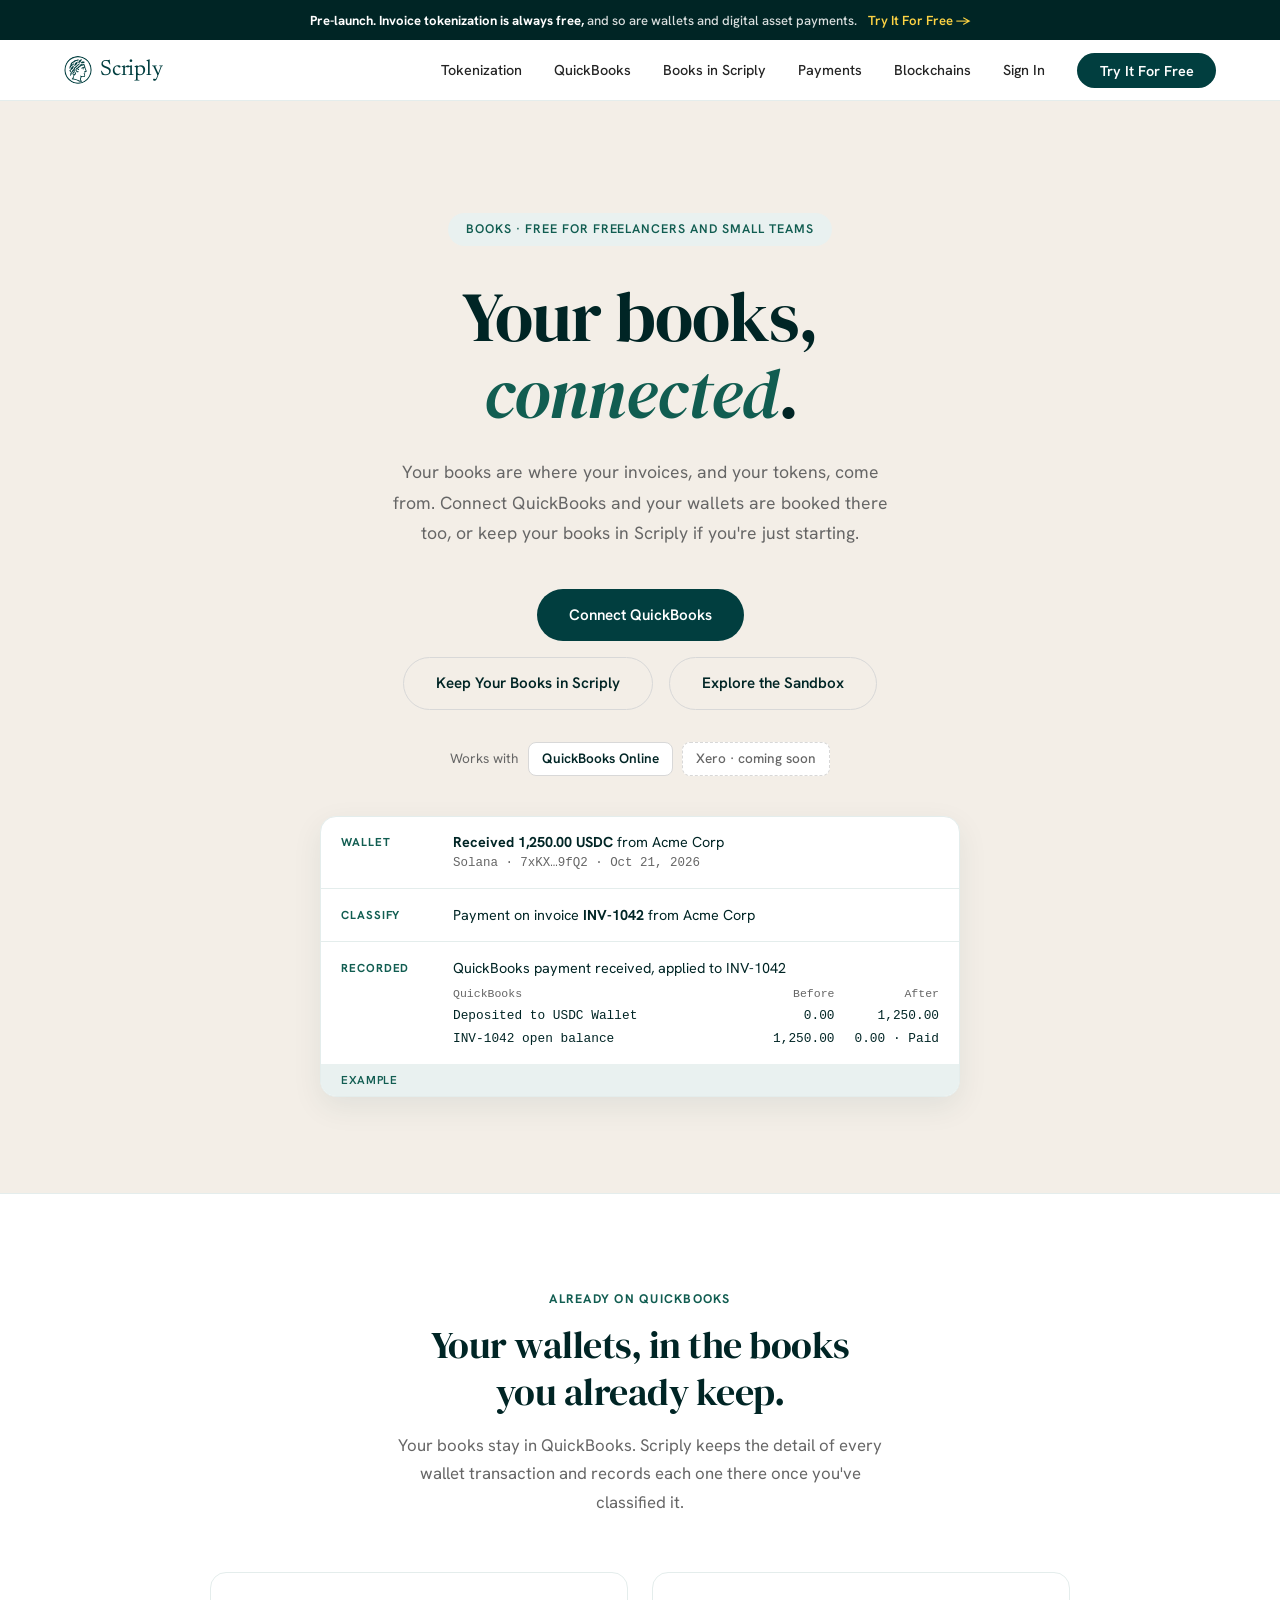
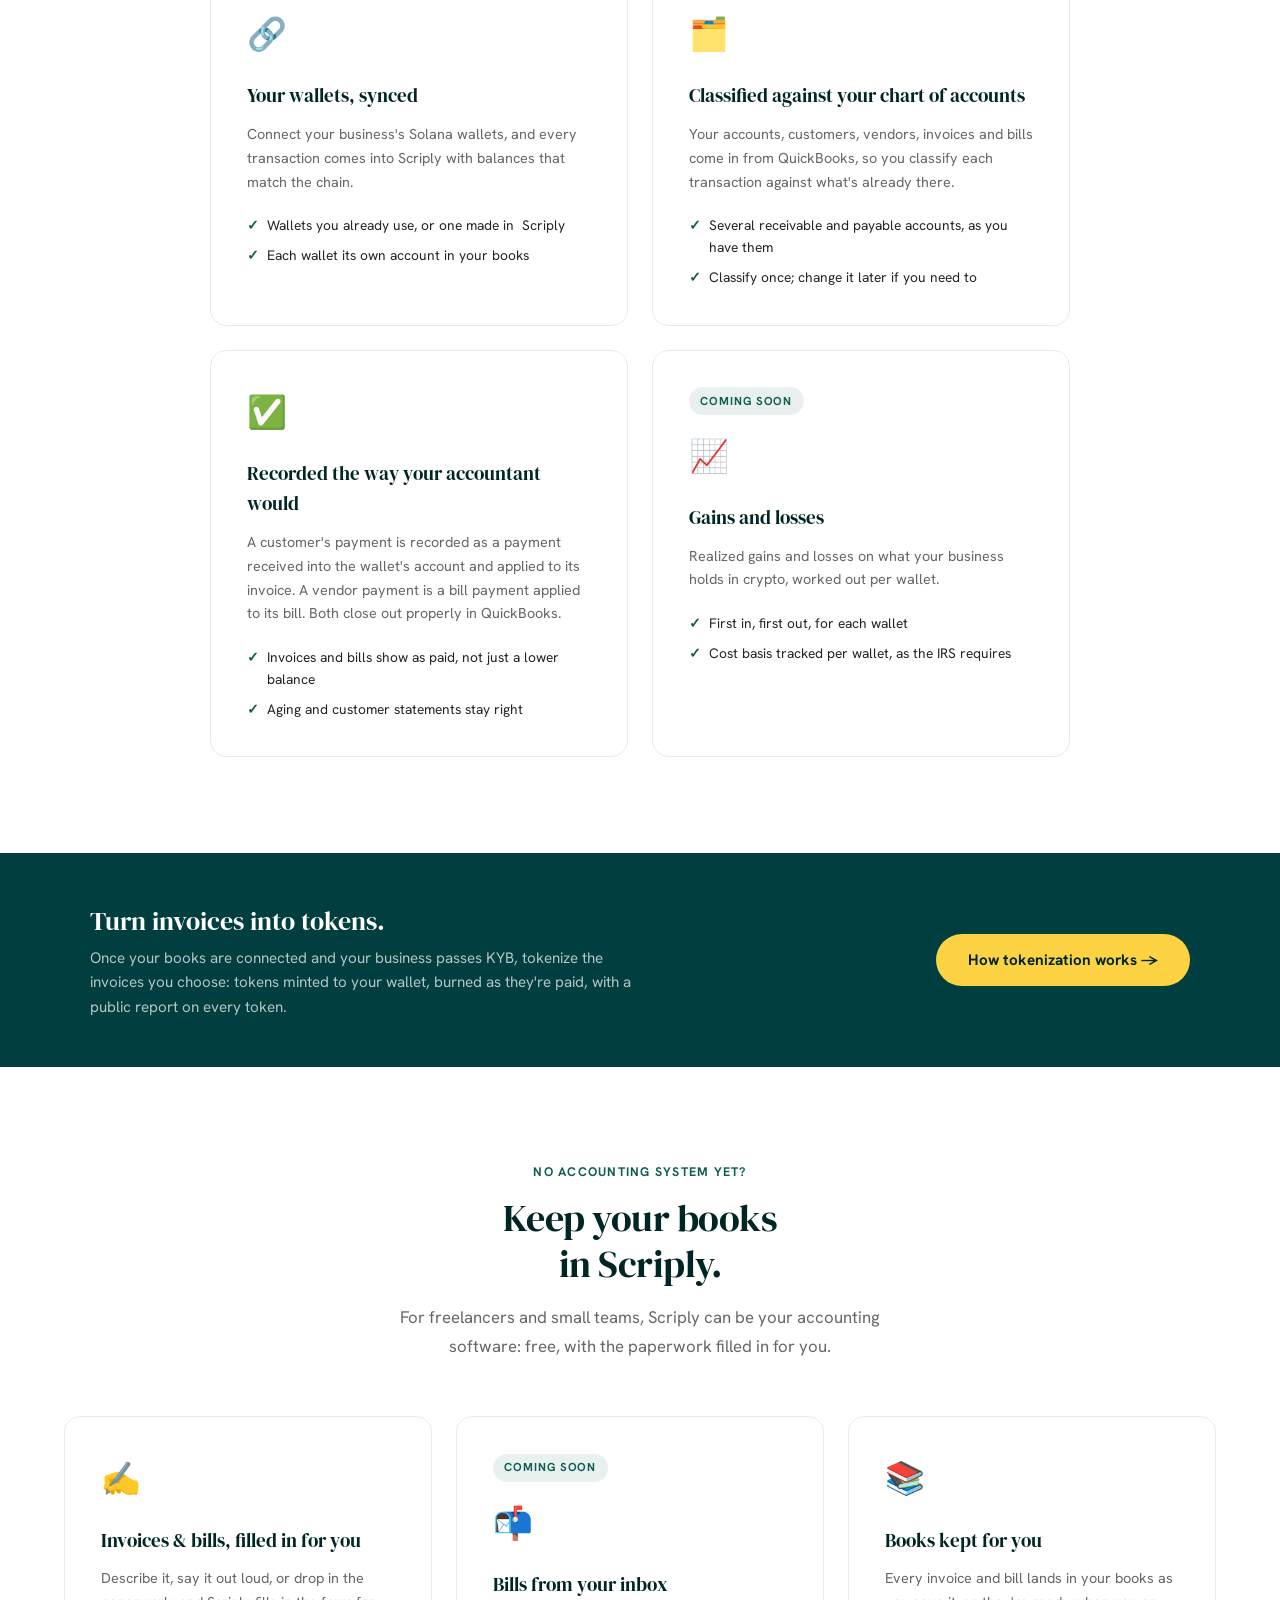
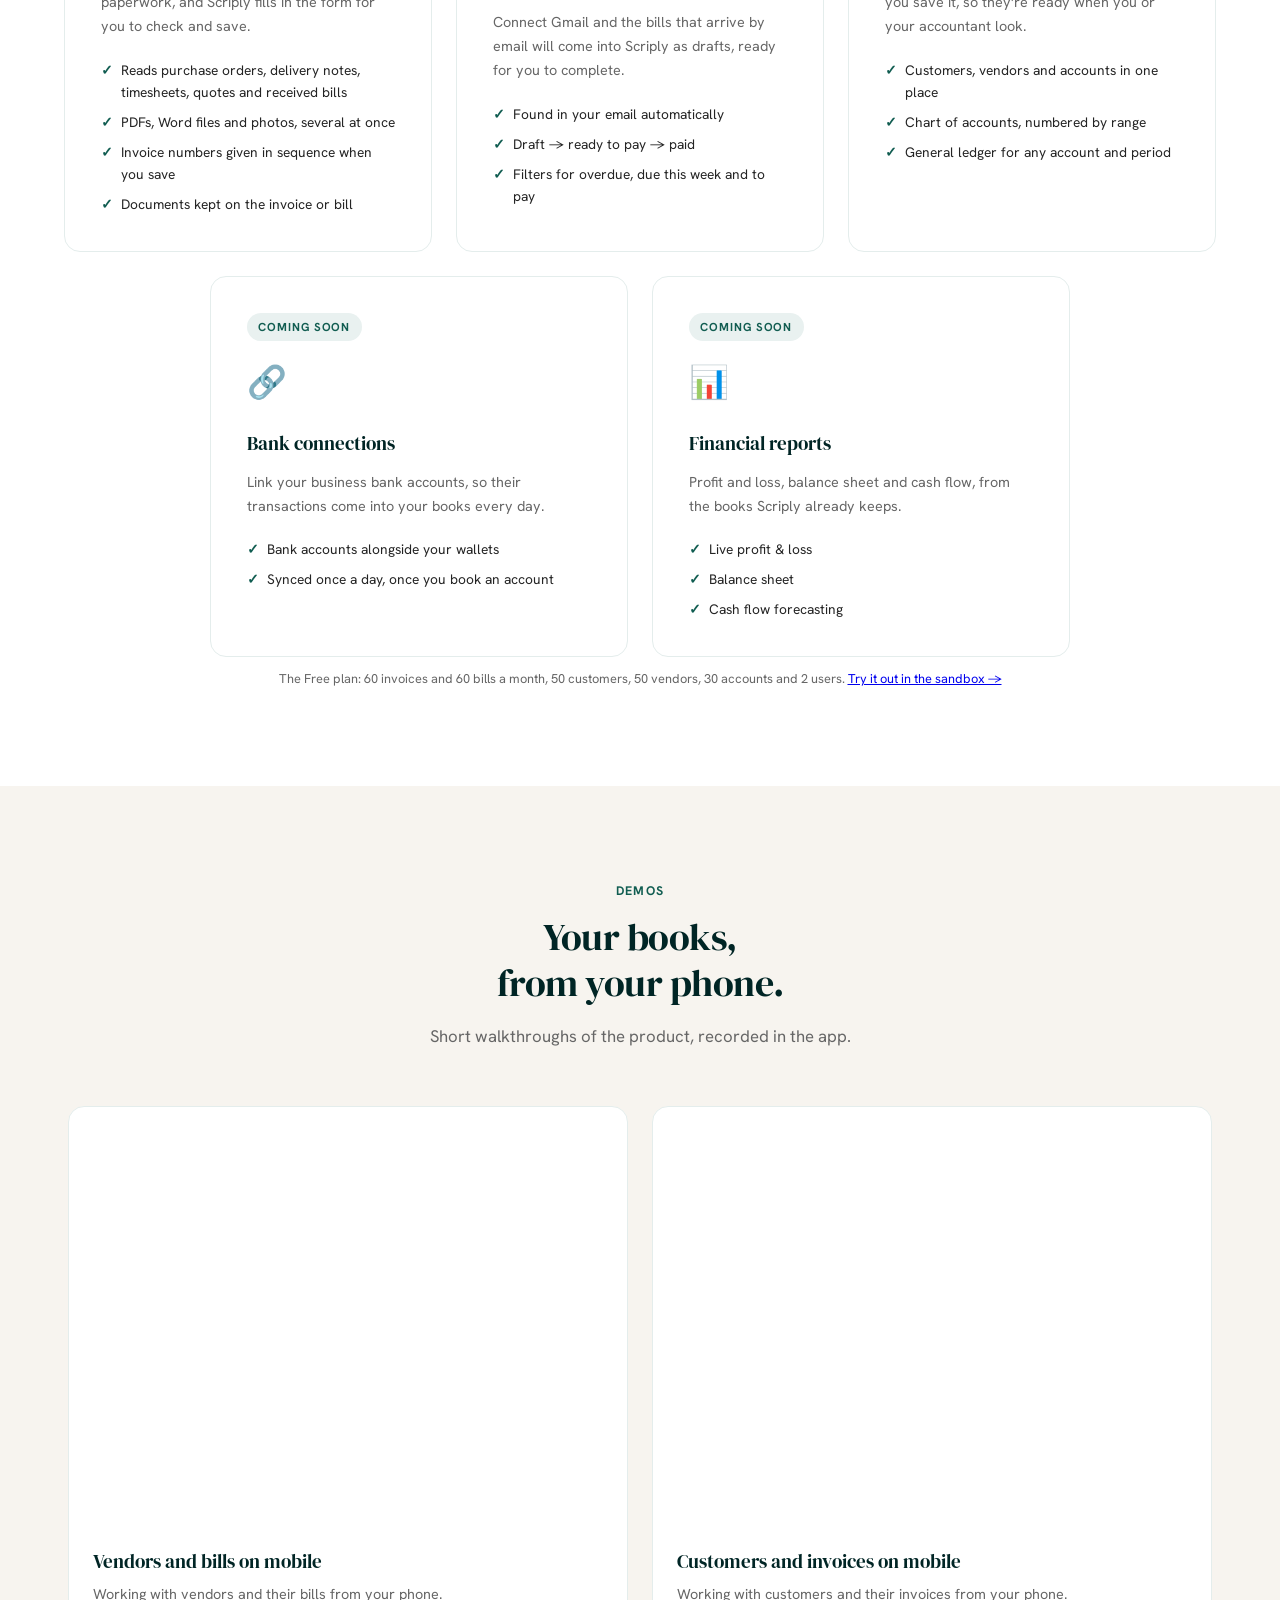
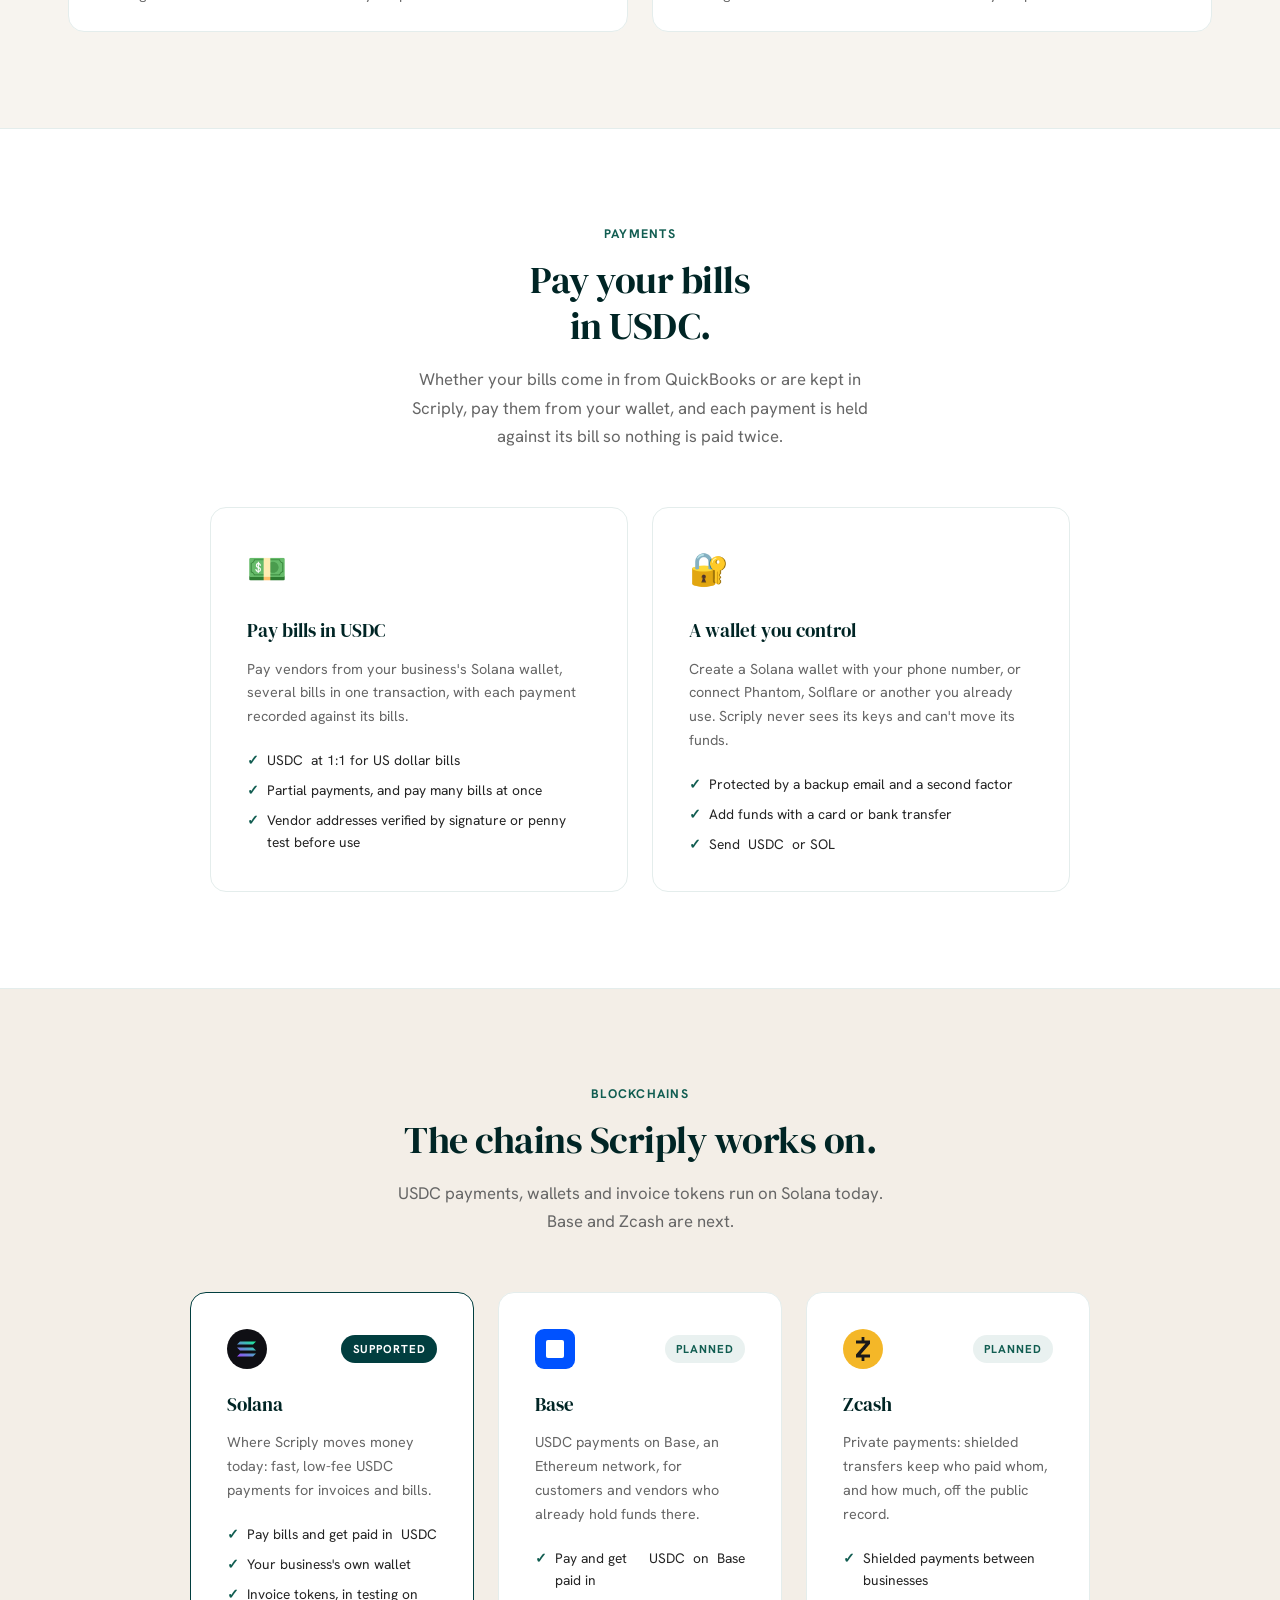
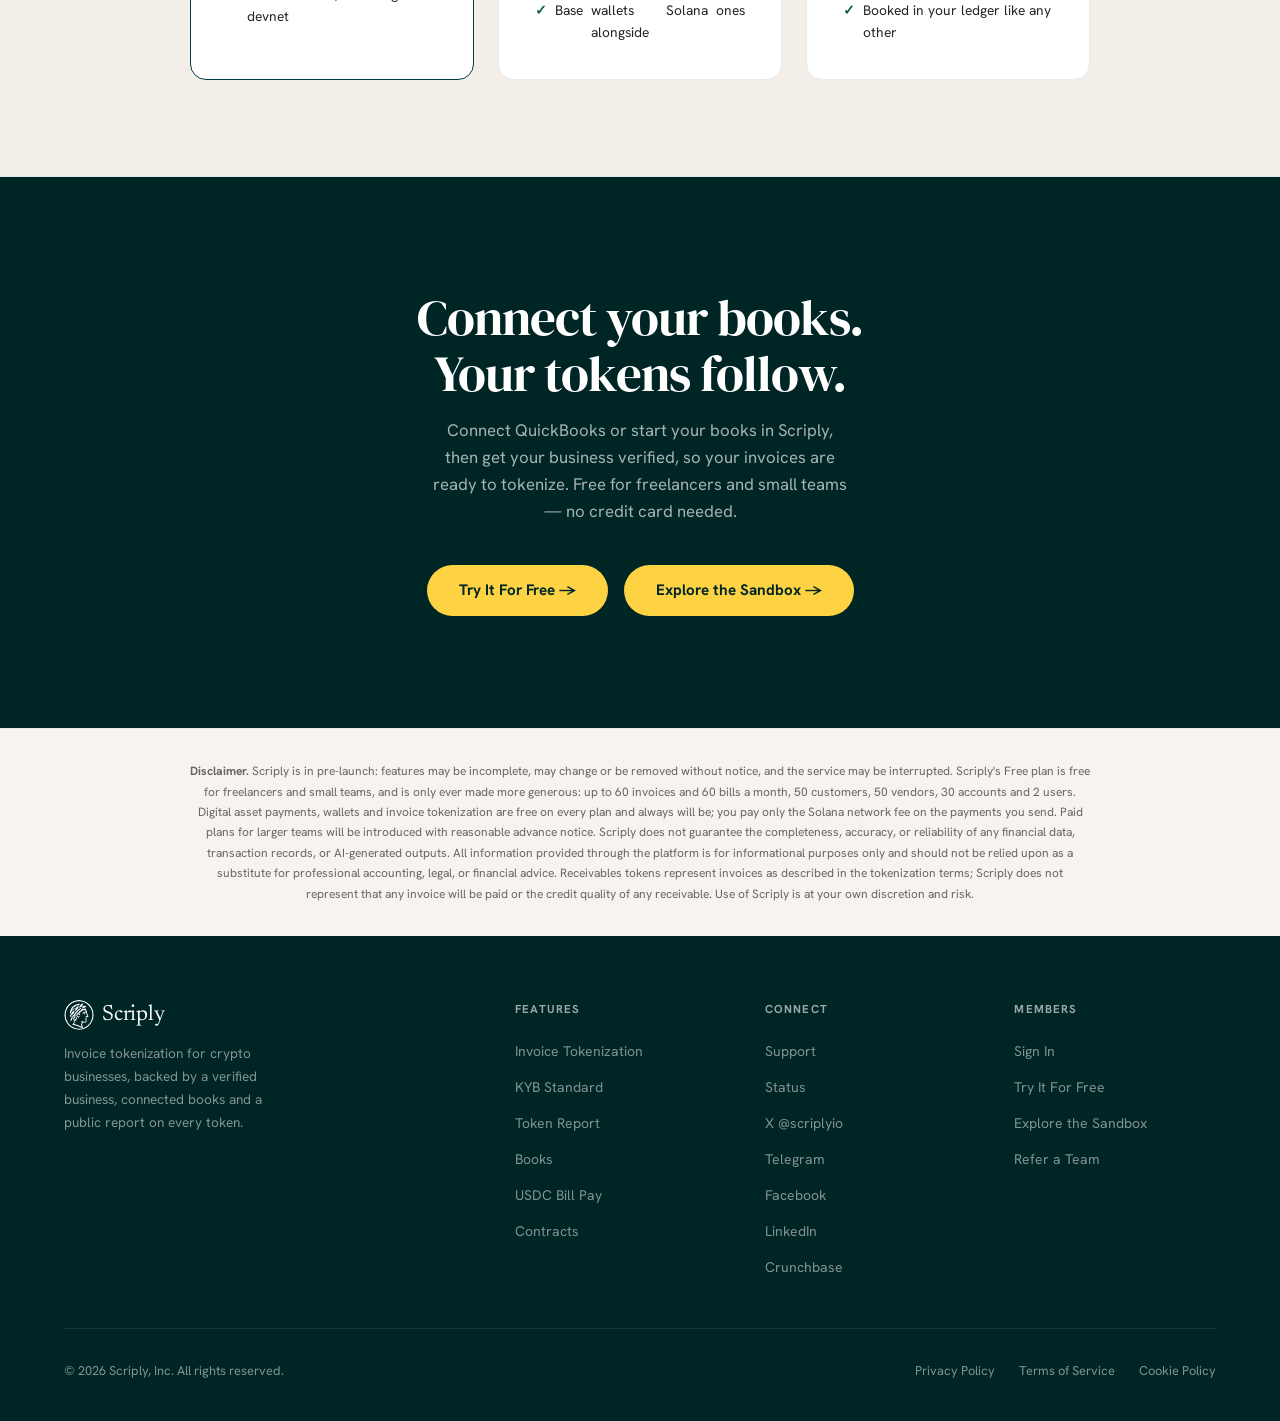
<file: books.html>
<!DOCTYPE html>
<html lang="en">
<head>
  <meta charset="UTF-8" />
  <meta name="viewport" content="width=device-width, initial-scale=1.0" />
  <title>Scriply — Your Books, Connected</title>
  <meta name="description" content="Your books are where your invoice tokens come from. Connect QuickBooks and your wallets are booked there too, or keep your books in Scriply. Pay bills in USDC from a wallet only you control.">
  <meta name="theme-color" content="#013e3f">
  <meta property="og:type" content="website">
  <meta property="og:url" content="https://www.scriply.io/books">
  <meta property="og:site_name" content="Scriply">
  <meta property="og:title" content="Scriply — Your books, connected">
  <meta property="og:description" content="Connect QuickBooks and your wallets are booked there too, or keep your books in Scriply. Pay bills in USDC from a wallet only you control.">
  <meta name="twitter:card" content="summary">
  <link rel="preconnect" href="https://fonts.googleapis.com">
  <link rel="preconnect" href="https://fonts.gstatic.com" crossorigin>
  <link href="https://fonts.googleapis.com/css2?family=Hanken+Grotesk:wght@400;500;600;700;800;900&family=DM+Serif+Display:ital@0;1&family=Newsreader:opsz@6..72&display=swap" rel="stylesheet">
  <link rel="icon" href="favicon.svg" type="image/svg+xml">
  <link rel="apple-touch-icon" href="apple-touch-icon.png">
  <link rel="stylesheet" href="/styles.css">
</head>
<body>

  <!-- The Scriply coin, as scriply-ui's CoinMark (compact) draws it, in the text colour -->
  <svg width="0" height="0" style="position:absolute" aria-hidden="true">
    <symbol id="coin" viewBox="261 253 724 724">
      <clipPath id="coin-clip"><circle cx="623" cy="615" r="360"/></clipPath>
      <path fill="currentColor" fill-rule="evenodd" clip-path="url(#coin-clip)" d="M 596.5 153 C 363.8 168.7, 186.1 343.9, 168 575.3 C 166.7 591.9, 166.7 635, 168 650.5 C 176.8 755, 214.9 846, 281.5 922 C 394.5 1050.8, 567.4 1105, 734 1063.9 C 861.9 1032.2, 971.6 943.5, 1032 822.8 C 1084.2 718.7, 1095 593.5, 1061.9 478.9 C 1018.3 327.8, 900.2 210, 751.1 168.9 C 701.9 155.3, 646.5 149.7, 596.5 153 M 603.5 184.6 C 493.9 191.5, 401.3 231.6, 327.1 304.4 C 318.1 313.2, 306.8 325.2, 302 331 C 225.1 423.1, 190.2 546.7, 206 671 C 228.3 846.2, 354.1 989.9, 522.5 1032.3 C 584.9 1048, 650.4 1049.1, 712.5 1035.3 C 857.2 1003.2, 972.7 897.6, 1020.8 753.4 C 1056.8 645.7, 1051.8 532.5, 1006.5 428.5 C 948.5 295.4, 823.6 204.3, 675.5 187 C 658.1 184.9, 618.5 183.6, 603.5 184.6 M 621 204.1 C 613.3 206.3, 608.3 214.2, 609.2 222.7 C 611 238.3, 630.7 242.3, 639.8 228.9 C 642.9 224.4, 642.6 215, 639.2 210.3 C 635.5 205.1, 627.3 202.3, 621 204.1 M 558.2 209.2 C 551 211.6, 545.9 220.6, 547.4 228.3 C 550.4 244.7, 573.6 246.9, 579.5 231.5 C 584.7 217.9, 572 204.5, 558.2 209.2 M 678.4 209.8 C 665.6 217.8, 666.8 235.3, 680.4 240.5 C 698.8 247.5, 711.6 222.5, 695.7 210.6 C 691.7 207.7, 682.4 207.2, 678.4 209.8 M 736.9 223.2 C 730.2 226.6, 727.7 231, 728.2 238.7 C 728.8 249.2, 734.3 254.5, 744.5 254.5 C 751.6 254.5, 754.7 252.8, 758.7 247 C 761.8 242.3, 761.8 233.6, 758.7 228.8 C 756.1 224.9, 748.9 221, 744.5 221 C 742.8 221, 739.4 222, 736.9 223.2 M 497.5 223.5 C 490.7 227.1, 488 231.5, 488 238.5 C 488 251.5, 500.7 259.6, 511.9 253.8 C 523.8 247.6, 524.7 232.8, 513.7 224.6 C 510.1 221.9, 501.4 221.3, 497.5 223.5 M 443.6 245.4 C 427.6 251.1, 428.2 273.2, 444.5 278 C 455.7 281.2, 467.8 270, 465.4 258.6 C 463.3 248.5, 452.7 242.1, 443.6 245.4 M 790.9 246.2 C 785.8 249.7, 783.7 253.3, 783.2 259.2 C 781.4 280.9, 812.5 284.2, 816.4 262.9 C 817.6 256.7, 813.1 248.7, 806.8 245.4 C 802.5 243.2, 794.8 243.6, 790.9 246.2 M 607 255.6 C 477.9 262.8, 364.8 338, 310 453.1 C 259.1 560.1, 260.1 676.3, 312.8 777.5 C 340 829.7, 375.3 870.6, 423.3 905.7 C 506.2 966.3, 610.2 987.4, 707.7 963.4 C 771.1 947.8, 833.1 910.5, 877 861.6 C 940.4 790.9, 973 712.1, 975.6 623.5 C 978.2 538, 949.7 451.6, 896.9 385 C 886.6 371.9, 857.9 343.1, 844.3 332.2 C 809.4 304.1, 766.1 281.1, 726.5 269.6 C 687.1 258.2, 646.4 253.4, 607 255.6 M 841.9 276.2 C 831.1 283.5, 831.1 297.4, 842 304.8 C 847.1 308.3, 856.6 307.6, 861 303.4 C 872.7 292.3, 866.1 274, 850.5 274 C 846.7 274, 844.3 274.6, 841.9 276.2 M 389.4 276.9 C 378.3 281.9, 377 299.5, 387.3 305.8 C 403.9 316.1, 422.4 295.8, 409.7 281.3 C 404.1 274.9, 397 273.4, 389.4 276.9 M 609 285.1 C 510.8 289.5, 421 337.4, 365.3 415 C 334.4 458, 312 512.8, 304.5 563.5 C 300.1 593.5, 299.8 634.6, 303.9 661.5 C 331.3 842.8, 501.5 969.9, 678 940.8 C 782.8 923.6, 873.9 850.1, 920 745.5 C 960.3 654, 956.7 551.6, 910 458 C 894.9 427.7, 879.6 405.7, 858 383.6 C 790.2 314.1, 705.8 280.7, 609 285.1 M 888.9 314.2 C 880.5 318.5, 877.1 330.4, 882.2 338 C 889.5 348.8, 903.4 348.8, 910.8 337.9 C 912.7 335, 913.1 333.5, 912.8 328.4 C 911.9 315.3, 900.4 308.4, 888.9 314.2 M 345.5 314.5 C 327.7 320.7, 332.4 347, 351.2 347 C 370.8 347, 374.1 319.3, 355.2 314 C 350.6 312.7, 350.3 312.7, 345.5 314.5 M 715 335.6 C 666.3 348.5, 646.2 369.4, 631.4 422.3 C 627.1 437.6, 626.8 439.2, 628.2 440.7 C 629.7 442.1, 630.4 441.9, 636.1 438.2 C 639.6 436, 649 430.5, 657 425.9 C 674.4 416, 682.1 410.7, 691 402.3 C 704.3 389.7, 714.9 370.8, 723.1 345.2 C 726.4 334.5, 725 332.9, 715 335.6 M 612.5 346 C 602.5 347.4, 589.4 350.8, 583 353.7 C 579.4 355.3, 574.4 356.5, 568.9 357 C 547 359.2, 525.4 370.1, 508 387.8 C 499.2 396.8, 497.8 397.7, 488.8 401.6 C 453.4 416.6, 429.9 448.8, 427.3 486 L 426.6 495.2 421.2 502.3 C 414.4 511.3, 408.6 522.6, 405.7 532.7 C 400.2 552.3, 405.4 585.8, 414.3 586.8 C 418.5 587.3, 419.6 585.6, 420.9 576.9 C 424.8 550.5, 437.2 527.6, 456.7 510.6 C 465.8 502.8, 470.9 499.5, 488 490.5 C 506.7 480.7, 509.5 477.9, 517.2 460.4 C 523.2 446.7, 523.8 444.5, 521.6 443.6 C 518.5 442.5, 501.5 452.3, 490.8 461.6 C 485.2 466.4, 460.4 480.7, 459.3 479.7 C 459.1 479.4, 459.9 475.9, 461.3 472 C 469.3 449, 489.1 430.2, 514.6 421.4 C 522.6 418.7, 524.9 417.4, 526.9 414.8 C 531.3 408.7, 544.5 396.5, 550.2 393.1 C 564.9 384.4, 586.8 379, 607 379 C 611 379, 616 378.1, 619.7 376.9 C 625.4 375, 626.3 374.2, 630.6 368.1 C 633.2 364.5, 638.2 358.6, 641.8 355.1 C 647.5 349.6, 648.1 348.7, 646.8 347.4 C 644.9 345.5, 622.6 344.6, 612.5 346 M 927.5 360.2 C 916.2 366.6, 916.4 383.6, 927.9 389.6 C 933.4 392.5, 937.3 392.6, 943 389.7 C 954.5 383.9, 955.4 368.5, 944.7 360.6 C 940.6 357.5, 932.4 357.3, 927.5 360.2 M 304 361.2 C 291.8 367.7, 292 385.4, 304.4 391 C 309.8 393.5, 313.6 393.4, 319 390.7 C 325.2 387.5, 328 383.1, 328 376 C 328 362.8, 315.4 355.1, 304 361.2 M 732.5 393.5 C 725.9 394.9, 725.2 395.3, 720.5 400.7 C 711.6 410.9, 702.7 419, 692.8 425.5 C 687.4 429.1, 682.7 432.5, 682.3 433.1 C 681.3 434.9, 684.9 437, 689.2 437 C 691.3 437, 698.7 438.2, 705.7 439.6 C 723.4 443.3, 744.6 443.6, 756.5 440.1 C 767.6 436.9, 777.1 432, 787.5 424.1 C 798.6 415.7, 800.3 413.2, 797.4 409.2 C 794.5 405.4, 782 398.4, 772.5 395.3 C 762.2 392.1, 743.2 391.2, 732.5 393.5 M 603 401.5 C 583.9 408.4, 572.3 415.5, 560.4 427.4 C 544.3 443.6, 536.5 460.6, 530 494 C 528.9 499.7, 527.6 506, 527 507.8 C 525.8 511.9, 527.1 515, 529.9 515 C 531 515, 539 510.3, 547.7 504.6 C 588.9 477.6, 601.4 460.8, 613.4 415.2 C 618.5 396, 618.4 395.9, 603 401.5 M 958.9 411.3 C 943.7 419.3, 949.2 443, 966.4 443 C 985.1 443, 990.5 418.6, 973.5 410.8 C 968.1 408.4, 964.1 408.5, 958.9 411.3 M 271.9 413.2 C 267.1 416.5, 264.8 420.1, 264.2 425.2 C 262.5 440.2, 278.6 449.8, 290.9 441 C 299.9 434.6, 299.6 419.8, 290.2 413.5 C 285.2 410.1, 276.7 409.9, 271.9 413.2 M 660.4 446.3 C 655.5 448.7, 647 453.9, 641.5 457.9 C 636 461.8, 627.9 466.8, 623.5 468.9 C 616.1 472.5, 615 473.4, 609.5 481 C 598.6 496, 584 507.7, 558.4 522.4 C 548.8 528, 538.3 537.5, 532.6 546 C 530.6 549, 526.4 557.8, 523.4 565.5 C 513.6 590.6, 502.5 605, 481.7 619.3 C 467.4 629.3, 463.4 635.3, 460.9 650.7 C 460.3 654.4, 459.4 659.8, 458.8 662.6 L 457.9 667.7 448 672.9 C 442.6 675.8, 436.7 679.5, 434.9 681.3 C 428.5 687.5, 426 697.7, 426 717.5 C 425.9 730.7, 424.5 736.5, 418.5 748.5 C 413.5 758.4, 413.1 760.8, 415.8 763.3 C 423.3 770.1, 440.7 757.5, 450.3 738.5 C 455.8 727.3, 462 702.1, 462 690.5 C 462 688.5, 462.4 684.9, 463 682.5 C 464 678.6, 464.5 678.1, 467.8 677.5 C 476.5 675.9, 484.4 668.8, 487.9 659.5 C 492.4 647.3, 498.7 638.8, 508.1 632.4 C 513.4 628.6, 514.2 629.9, 513.6 641.5 C 512.6 661.6, 503 677.6, 485.7 687.6 C 472.7 695.2, 469.6 701.8, 475.6 709 L 478.3 712.2 485.6 711.5 C 510.4 709.3, 527.6 693.3, 535.1 665.4 C 536.9 658.6, 537.3 653.4, 538 629 C 538.6 605.3, 539.1 599.3, 540.7 593.5 C 547.4 569.6, 558.5 555.7, 582 541.9 C 597.8 532.6, 606.7 524.1, 612.7 512.3 L 616.9 504.2 626.6 499.5 C 648.3 489.1, 660 477.2, 670.1 455.2 C 674.5 445.8, 674.5 445.6, 672.4 443.5 C 670.3 441.4, 670.5 441.4, 660.4 446.3 M 770.3 459.4 C 752.1 468.8, 725.1 469.4, 705.7 460.7 C 699.6 458, 698.7 457.8, 695.9 459 C 691.5 460.8, 690 462.6, 689.9 466.3 C 689.9 474.2, 679.6 491.6, 669.7 500.5 C 663.2 506.3, 659.4 508.8, 647.6 514.6 C 636.8 520, 635.3 521.2, 634.4 525 C 633.4 529.5, 624.8 542, 619.4 546.8 C 612.1 553.2, 608 555.6, 597.3 559.4 C 580.8 565.3, 570.8 573.5, 564.4 586.1 C 550.3 613.9, 564.1 654, 592.7 668.2 C 600.6 672.1, 601.8 672.4, 611.1 672.8 C 623.3 673.3, 630 670.7, 633.8 664.1 C 636.8 658.7, 636.8 649.3, 633.9 645.6 C 630.8 641.7, 624.7 641.9, 619.6 646.1 C 607.9 655.8, 587.8 640.1, 583.7 618.1 C 581.1 604.1, 587.9 589.1, 599.6 582.8 C 608.7 577.9, 608.8 577.9, 608.2 585.2 C 607.8 590.8, 608.1 592.3, 611.2 599 C 615.3 607.6, 618.7 611.2, 624.8 613.4 C 632.7 616.2, 639.5 614.4, 645.6 607.8 C 649.9 603.3, 651 600.2, 651 591.4 C 651 584.7, 650.7 583.8, 648.6 582.4 C 645.5 580.4, 641.8 581.7, 636.8 586.6 C 634.6 588.7, 632.4 590, 631.3 589.8 C 629.5 589.4, 620.7 575.3, 621.2 573.6 C 621.4 573.1, 624.5 571.5, 628.1 570 C 646.3 562.2, 659.1 549.9, 664.9 534.7 C 665.4 533.1, 666.5 531.7, 667.2 531.6 C 667.9 531.4, 672.5 530.5, 677.4 529.5 C 693 526.6, 706.2 518.9, 715 507.8 L 719.1 502.6 730.8 502.4 C 744 502.1, 753.3 500, 765.3 494.6 L 772.7 491.2 779.3 509.8 C 783 520.1, 786 528.7, 786 529.1 C 786 529.4, 781.8 530.5, 776.7 531.5 C 753.1 536, 729.8 546.9, 707.1 564.1 C 700 569.4, 698.4 572, 700 575 C 702 578.7, 705 578.2, 726 570.6 C 752 561.1, 767.4 556.4, 777.3 555 C 791.6 553, 789.8 551.7, 796.4 569.7 C 814.8 620.3, 822 641.3, 821 641.9 C 820.4 642.3, 814 643.4, 806.7 644.3 C 799.4 645.3, 791.7 646.5, 789.7 647.1 C 780.5 649.5, 778.2 665.1, 786.3 670 C 790.2 672.4, 792.8 672.4, 799 670.2 C 801.7 669.3, 804.2 668.8, 804.5 669.2 C 804.9 669.6, 804.9 672.3, 804.5 675.4 L 803.8 680.9 787.7 688.9 C 778.9 693.3, 770.1 698.1, 768.3 699.5 C 761.5 704.7, 765.4 709.2, 775.5 707.9 C 778.8 707.5, 785.3 707.1, 790 707 C 796.1 706.9, 799.7 706.4, 802.7 705 C 809 702.1, 809.9 699.2, 809.2 684.3 C 808.9 677.7, 809 671.1, 809.3 669.6 C 810.1 666.5, 810.5 666.4, 827.7 664.5 C 841.8 663, 845 661.7, 847.5 656.9 C 850.6 650.8, 849.8 647.9, 829.9 598.6 L 810.9 551.5 811.9 544.8 C 813.4 535.4, 812.5 532.1, 801.2 503 C 795.7 488.9, 789.8 473.2, 787.9 468.1 C 786.1 463, 784 458.1, 783.2 457.3 C 781.1 455.2, 777.1 455.8, 770.3 459.4 M 984.5 464.7 C 983.4 464.9, 981 466.3, 979.2 467.6 C 970.2 474.4, 970.7 488.3, 980.3 495.4 C 984.3 498.3, 994.6 498.3, 998.6 495.4 C 1004.2 491.2, 1006.2 487.1, 1005.8 480.4 C 1005 468.8, 995.7 461.9, 984.5 464.7 M 250.5 467.4 C 235.9 473.8, 238.8 496.1, 254.6 499.4 C 262.4 501, 271.7 495.1, 273.9 487.3 C 277.6 473.3, 263.7 461.5, 250.5 467.4 M 499 510.5 C 462.5 529.7, 444 552, 434.9 587.6 C 430.8 603.6, 431 603.3, 416.2 612.2 C 402.1 620.6, 399.8 623, 399.2 629.9 C 398.7 635.8, 401.7 640.6, 408 643.7 C 412.4 645.9, 412.5 646.1, 412.5 650.9 C 412.5 654.7, 413.1 656.7, 415.5 660 C 421 667.8, 421.1 667.8, 433.3 660.3 C 439.3 656.6, 444.4 653.1, 444.6 652.3 C 445.8 649.4, 443.9 646.1, 439.8 643.8 C 426.1 636.1, 430.6 626.8, 455.7 610.2 C 483.3 592.1, 497.2 575.2, 506 549.2 C 509.5 539, 516.2 509.7, 515.8 506.7 C 515.2 502.9, 512 503.6, 499 510.5 M 999.9 521.9 C 986 526.3, 983.5 545.8, 996 552.8 C 1010.8 561.2, 1026.8 545.3, 1019 530 C 1015.7 523.6, 1006.6 519.7, 999.9 521.9 M 237.4 524 C 230.2 526.2, 225.3 534.4, 226.2 542.7 C 227.6 554.5, 240.7 560.8, 251.3 554.7 C 261.7 548.8, 261.5 530.9, 251 525.5 C 247.2 523.5, 241.1 522.8, 237.4 524 M 765.9 570.9 C 765 571.4, 756.2 574.1, 746.4 576.9 C 723.3 583.4, 721.6 585.3, 733.8 590.7 C 758.7 601.8, 767.2 603.8, 769.5 599 C 770.2 597.6, 771.4 591.3, 772.3 585 C 773.6 574.6, 773.6 573.3, 772.2 571.7 C 770.5 569.8, 768.3 569.5, 765.9 570.9 M 1004 581.1 C 995.4 584.5, 991 596.4, 995.3 604.7 C 1003.5 620.5, 1026.9 614.5, 1026.9 596.5 C 1026.9 585.3, 1014.4 576.9, 1004 581.1 M 229.4 583.9 C 223.4 586.5, 220.6 591, 220.1 598.4 C 219.5 609.1, 226.8 616.5, 237.2 615.7 C 247.4 615, 253.4 608.4, 252.8 598.4 C 252.2 588.8, 245.4 582, 236.5 582 C 234.8 582, 231.6 582.8, 229.4 583.9 M 1005.2 638.9 C 994 641.6, 988.8 655, 995.1 664.7 C 1004.6 679, 1027.4 670.6, 1025.6 653.6 C 1024.4 643.5, 1014.9 636.6, 1005.2 638.9 M 230 643.1 C 223.9 647.3, 221.7 651.5, 222.1 658.5 C 223.5 680.5, 255 679.8, 255 657.7 C 255 648.2, 248.9 641.9, 239.2 641.2 C 234.4 640.8, 232.9 641.2, 230 643.1 M 565.3 664.9 C 561.3 667.3, 558.7 671.7, 554.9 682.5 C 550 696.5, 544.3 706.7, 537.5 713.5 C 526.4 724.5, 512.3 729.5, 498.7 727.1 C 490.7 725.7, 487.7 726.8, 485.9 731.7 C 482.8 739.6, 489.8 746.7, 508.6 754.6 C 510.7 755.4, 510.7 755.5, 506.8 768.9 C 499.5 793.8, 487.4 815.4, 471.7 831.7 L 462.7 841 463.2 845.7 C 464.2 854.1, 465.9 854.8, 507.7 862.9 C 563.9 873.9, 575.7 877.5, 623 897.7 C 665.1 915.7, 679.7 919.8, 704.5 920.6 C 722.9 921.1, 724.9 920.6, 726.4 914.7 C 727.2 911.2, 727 910.7, 719 900.1 C 709.2 886.8, 701.8 874.7, 698.9 867.1 C 695.8 859.1, 696.7 853, 703.8 830.5 C 707 820, 710.7 807.9, 712 803.5 C 713.2 799.1, 714.3 795.3, 714.4 795.2 C 714.5 795.1, 724.2 795.9, 736 797 C 765 799.7, 780.1 799.6, 787.6 796.8 C 800.1 792.1, 808.3 779.9, 808.4 765.6 C 808.4 757.6, 808.3 757.1, 803 746.7 L 797.6 736 801.6 732.5 C 808.3 726.8, 809.8 719.2, 805.4 712.6 C 803.1 709, 800.5 709.2, 793.4 713.5 C 777.7 722.9, 775.4 730.6, 783.5 747.1 C 789.6 759.7, 789.4 765.7, 782.7 772.7 C 777.6 777.9, 775.2 778.3, 756.2 776.5 C 722.9 773.3, 705.3 769.5, 687.1 761.8 C 677.5 757.7, 674.9 757.7, 675 761.8 C 675 764.9, 681.1 774.1, 687 780 L 693 785.9 685.6 807.7 C 674.7 839.6, 674.6 840, 674.5 852 C 674.5 864.6, 676.3 871.1, 684.5 886.9 C 687.5 892.6, 690 897.5, 690 897.7 C 690 898.3, 684.7 897.1, 675.5 894.5 C 665.9 891.8, 651.4 885.9, 628.9 875.7 C 590.9 858.4, 565.5 850.4, 518 840.9 C 508.9 839.1, 501.3 837.5, 501.1 837.4 C 501 837.2, 503.3 832.5, 506.3 826.8 C 515.2 810, 522 786.8, 522 773 C 522 770.4, 522.2 765.6, 522.6 762.3 L 523.2 756.4 531.2 754.2 C 548.6 749.3, 561 737.6, 567 720.5 C 570.3 711.3, 571.7 702.4, 573 684.2 C 574.1 668, 574.1 666.7, 572.4 664.9 C 570.2 662.5, 569.2 662.5, 565.3 664.9 M 992 697.1 C 981.2 701.4, 978.2 715.5, 986.1 724.4 C 995.9 735.6, 1015 727.5, 1014.9 712.2 C 1014.9 701.2, 1002.3 692.9, 992 697.1 M 241.9 700.2 C 225.7 708.4, 233.1 733.4, 251.2 731.7 C 260.6 730.8, 266.3 723.9, 265.8 714.4 C 264.9 701.2, 253.4 694.4, 241.9 700.2 M 971.2 753.9 C 957.5 762.5, 962.5 783.4, 978.5 784.7 C 995.3 786.1, 1003.2 764.7, 989.7 754.6 C 985.6 751.5, 975.5 751.2, 971.2 753.9 M 264.4 753.9 C 254.2 756.4, 248.6 768.6, 253.4 777.9 C 259 788.6, 275 789.7, 281.9 780 C 290.6 767.8, 279 750.3, 264.4 753.9 M 946.2 806.1 C 937.7 810.3, 934.4 820.6, 938.9 828.7 C 947.5 843.9, 970 837.7, 970 820.1 C 970 808.1, 957.3 800.6, 946.2 806.1 M 288.5 806.4 C 282.4 809.1, 279.6 813.3, 279.1 820.4 C 278.8 825.7, 279.1 827.5, 280.9 830.3 C 288 841.8, 305.3 840.6, 310.6 828.2 C 316.4 814.6, 302 800.3, 288.5 806.4 M 321 853.1 C 314.3 856.6, 312.5 859.8, 312.5 867.8 C 312.5 873.1, 312.9 875.1, 314.7 877.6 C 321.6 887.3, 337.7 886.3, 343 875.9 C 350.3 861.5, 335.2 845.8, 321 853.1 M 911.3 853.4 C 905.8 856.8, 903.6 861.5, 904.2 869.1 C 904.8 878.7, 911.9 884.5, 921.7 883.7 C 928.2 883.2, 931.7 880.9, 934.8 874.9 C 942.6 859.9, 925.9 844.7, 911.3 853.4 M 360.2 893.9 C 349.9 898.6, 347.9 912.2, 356.3 920.6 C 371.4 935.7, 394 914.2, 380.2 897.9 C 375.2 891.9, 367.8 890.5, 360.2 893.9 M 872.8 894.2 C 862.1 901.3, 863.1 918.8, 874.6 923.6 C 889.8 929.9, 903.8 914.8, 896.2 900.2 C 892.2 892.4, 880.2 889.3, 872.8 894.2 M 831.4 928.5 C 817 933.5, 816.4 954.1, 830.4 959.5 C 841.8 963.9, 853.4 955.9, 853.2 943.8 C 853.1 932.6, 842 924.9, 831.4 928.5 M 405.9 930.2 C 391.3 937.6, 395.5 959.5, 411.9 961.7 C 425 963.4, 434.9 946.7, 427.4 935.7 C 422.4 928.3, 413.9 926.2, 405.9 930.2 M 460.6 957.1 C 452.5 958.9, 448 964.8, 448 973.5 C 448 991.6, 473 996.4, 479.5 979.5 C 484.4 966.7, 473.9 954.3, 460.6 957.1 M 780 957.7 C 770.2 963.1, 768.1 975.9, 775.8 984.1 C 786.1 995.2, 803.9 987.7, 803.9 972.3 C 804 960.2, 790.5 952, 780 957.7 M 728.5 978.4 C 717.4 983.3, 715.6 997.6, 724.9 1006.4 C 729.3 1010.6, 738.8 1011.3, 743.9 1007.8 C 749.8 1003.7, 751.5 1000.6, 751.5 993.5 C 751.5 988.2, 751 986.7, 748.6 983.5 C 743.9 977.4, 735.5 975.2, 728.5 978.4 M 511.4 979.3 C 495.7 986.4, 501 1011, 518.1 1011 C 527.9 1011, 534.2 1005.2, 534.7 995.7 C 535.2 988.8, 533.2 984.7, 527.7 980.6 C 524.3 978.1, 515.6 977.4, 511.4 979.3 M 676.6 990.4 C 669.5 992.9, 666 998.2, 666 1006 C 666 1021.4, 683.4 1028.1, 694.1 1016.9 C 700.4 1010.3, 700.2 1000.5, 693.7 994.2 C 688.3 989, 683.6 987.9, 676.6 990.4 M 568 991.1 C 556 995.9, 554.4 1013.2, 565.3 1020.7 C 569.9 1023.8, 578.3 1023.8, 583.1 1020.7 C 587 1018.1, 591 1010.9, 591 1006.4 C 591 995.6, 578.1 987, 568 991.1 M 624.3 993.9 C 614.1 996.3, 609 1008.2, 613.9 1017.9 C 621.5 1032.8, 643.1 1028, 644.7 1011.1 C 645.8 999.9, 635.5 991.2, 624.3 993.9"/>
    </symbol>
    <linearGradient id="sol-grad" x1="0" y1="1" x2="1" y2="0">
      <stop offset="0" stop-color="#9945FF"/><stop offset="1" stop-color="#14F195"/>
    </linearGradient>
    <!-- Stand-in marks for each chain, until we have their logo files -->
    <symbol id="mark-solana" viewBox="0 0 40 40">
      <circle cx="20" cy="20" r="20" fill="#0f0f14"/>
      <path d="M13 12.5h16l-3 3H10z M10 18.5h16l3 3H13z M13 24.5h16l-3 3H10z" fill="url(#sol-grad)"/>
    </symbol>
    <symbol id="mark-base" viewBox="0 0 40 40">
      <rect width="40" height="40" rx="9" fill="#0052FF"/>
      <rect x="11" y="11" width="18" height="18" rx="2" fill="#ffffff"/>
    </symbol>
    <symbol id="mark-zcash" viewBox="0 0 40 40">
      <circle cx="20" cy="20" r="20" fill="#F4B728"/>
      <path d="M18.6 8h2.8v3.5H27v3.2L17.6 25.6H27v3h-5.6V32h-2.8v-3.4H13v-3.1l9.5-10.9H13v-3.1h5.6z" fill="#1a1a1a"/>
    </symbol>
  </svg>

  <a href="#main" class="skip-link">Skip to content</a>

  <!-- LAUNCH BANNER -->
  <div class="launch-banner">
    <strong>Pre-launch.</strong> <strong>Invoice tokenization is always free,</strong> and so are wallets and digital asset payments.
    <a href="https://app.scriply.io">Try It For Free →</a>
  </div>

  <!-- NAV -->
  <nav aria-label="Main">
    <a href="/" class="brand-lockup nav-logo" translate="no"><svg width="28" height="28" aria-hidden="true"><use href="#coin"/></svg><span translate="no">Scriply</span></a>
    <button type="button" class="nav-toggle" aria-expanded="false" aria-controls="nav-links" aria-label="Menu">
      <svg width="20" height="20" viewBox="0 0 20 20" aria-hidden="true"><path d="M3 5h14M3 10h14M3 15h14" stroke="currentColor" stroke-width="2" stroke-linecap="round"/></svg>
    </button>
    <ul id="nav-links">
      <li><a href="/#tokenization">Tokenization</a></li>
      <li><a href="#subledger"><span translate="no">QuickBooks</span></a></li>
      <li><a href="#accounting">Books in <span translate="no">Scriply</span></a></li>
      <li><a href="#payments">Payments</a></li>
      <li><a href="#blockchains">Blockchains</a></li>
      <li><a href="https://app.scriply.io">Sign In</a></li>
      <li><a href="https://app.scriply.io" class="nav-cta">Try It For Free</a></li>
    </ul>
  </nav>

  <main id="main">
  <!-- HERO -->
  <section class="hero">
    <div class="hero-eyebrow">Books · Free for Freelancers and Small Teams</div>
    <h1>Your books,<br /><em>connected</em>.</h1>
    <p>Your books are where your invoices, and your tokens, come from. Connect <span translate="no">QuickBooks</span> and your wallets are booked there too, or keep your books in <span translate="no">Scriply</span> if you're just starting.</p>
    <div class="hero-actions">
      <a href="https://app.scriply.io" class="btn-primary">Connect <span translate="no">QuickBooks</span></a>
      <div class="hero-actions-secondary">
        <a href="#accounting" class="btn-secondary">Keep Your Books in <span translate="no">Scriply</span></a>
        <a href="https://app.scriply.io/try" class="btn-secondary">Explore the Sandbox</a>
      </div>
    </div>
    <div class="works-with">Works with <span class="system" translate="no">QuickBooks Online</span><span class="system soon"><span translate="no">Xero</span> · coming soon</span></div>
    <div class="ledger" role="figure" aria-label="Example: a wallet payment recorded in QuickBooks and applied to its invoice">
      <div class="ledger-row">
        <span class="ledger-step">Wallet</span>
        <div><strong>Received 1,250.00 <span translate="no">USDC</span></strong> from Acme Corp<div class="ledger-meta">Solana · 7xKX…9fQ2 · Oct 21, 2026</div></div>
      </div>
      <div class="ledger-row">
        <span class="ledger-step">Classify</span>
        <div>Payment on invoice <strong>INV-1042</strong> from Acme Corp</div>
      </div>
      <div class="ledger-row">
        <span class="ledger-step">Recorded</span>
        <div><span translate="no">QuickBooks</span> payment received, applied to INV-1042
          <div class="ledger-balances">
            <span class="head" translate="no">QuickBooks</span><span class="head num">Before</span><span class="head num">After</span>
            <span>Deposited to USDC Wallet</span><span class="num">0.00</span><span class="num">1,250.00</span>
            <span>INV-1042 open balance</span><span class="num">1,250.00</span><span class="num">0.00 · Paid</span>
          </div>
        </div>
      </div>
      <span class="ledger-example">Example</span>
    </div>
  </section>

  <!-- SUBLEDGER -->
  <section class="solutions" id="subledger">
    <div class="section-header">
      <span class="section-eyebrow">Already on <span translate="no">QuickBooks</span></span>
      <h2 class="section-title">Your wallets, in the books<br />you already keep.</h2>
      <p class="section-sub">Your books stay in <span translate="no">QuickBooks</span>. <span translate="no">Scriply</span> keeps the detail of every wallet transaction and records each one there once you've classified it.</p>
    </div>
    <div class="solutions-grid solutions-grid-two">
      <div class="solution-card">
        <span class="solution-icon" aria-hidden="true">🔗</span>
        <h3>Your wallets, synced</h3>
        <p>Connect your business's <span translate="no">Solana</span> wallets, and every transaction comes into <span translate="no">Scriply</span> with balances that match the chain.</p>
        <ul class="solution-features">
          <li><span class="check-icon" aria-hidden="true">✓</span> Wallets you already use, or one made in <span translate="no">Scriply</span></li>
          <li><span class="check-icon" aria-hidden="true">✓</span> Each wallet its own account in your books</li>
        </ul>
      </div>
      <div class="solution-card">
        <span class="solution-icon" aria-hidden="true">🗂️</span>
        <h3>Classified against your chart of accounts</h3>
        <p>Your accounts, customers, vendors, invoices and bills come in from <span translate="no">QuickBooks</span>, so you classify each transaction against what's already there.</p>
        <ul class="solution-features">
          <li><span class="check-icon" aria-hidden="true">✓</span> Several receivable and payable accounts, as you have them</li>
          <li><span class="check-icon" aria-hidden="true">✓</span> Classify once; change it later if you need to</li>
        </ul>
      </div>
      <div class="solution-card">
        <span class="solution-icon" aria-hidden="true">✅</span>
        <h3>Recorded the way your accountant would</h3>
        <p>A customer's payment is recorded as a payment received into the wallet's account and applied to its invoice. A vendor payment is a bill payment applied to its bill. Both close out properly in <span translate="no">QuickBooks</span>.</p>
        <ul class="solution-features">
          <li><span class="check-icon" aria-hidden="true">✓</span> Invoices and bills show as paid, not just a lower balance</li>
          <li><span class="check-icon" aria-hidden="true">✓</span> Aging and customer statements stay right</li>
        </ul>
      </div>
      <div class="solution-card">
        <span class="coming-soon-badge">Coming Soon</span>
        <span class="solution-icon" aria-hidden="true">📈</span>
        <h3>Gains and losses</h3>
        <p>Realized gains and losses on what your business holds in crypto, worked out per wallet.</p>
        <ul class="solution-features">
          <li><span class="check-icon" aria-hidden="true">✓</span> First in, first out, for each wallet</li>
          <li><span class="check-icon" aria-hidden="true">✓</span> Cost basis tracked per wallet, as the IRS requires</li>
        </ul>
      </div>
    </div>
  </section>

  <!-- TOKENIZATION, IN SHORT -->
  <section class="token-band" aria-labelledby="token-band-title">
    <div class="token-band-inner">
      <div>
        <h2 id="token-band-title">Turn invoices into tokens.</h2>
        <p>Once your books are connected and your business passes KYB, tokenize the invoices you choose: tokens minted to your wallet, burned as they're paid, with a public report on every token.</p>
      </div>
      <a href="/#tokenization" class="btn-white">How tokenization works →</a>
    </div>
  </section>

  <!-- BOOKS IN SCRIPLY -->
  <section class="solutions" id="accounting">
    <div class="section-header">
      <span class="section-eyebrow">No Accounting System Yet?</span>
      <h2 class="section-title">Keep your books<br />in <span translate="no">Scriply</span>.</h2>
      <p class="section-sub">For freelancers and small teams, <span translate="no">Scriply</span> can be your accounting software: free, with the paperwork filled in for you.</p>
    </div>
    <div class="solutions-grid">
      <div class="solution-card">
        <span class="solution-icon" aria-hidden="true">✍️</span>
        <h3>Invoices &amp; bills, filled in for you</h3>
        <p>Describe it, say it out loud, or drop in the paperwork, and <span translate="no">Scriply</span> fills in the form for you to check and save.</p>
        <ul class="solution-features">
          <li><span class="check-icon" aria-hidden="true">✓</span> Reads purchase orders, delivery notes, timesheets, quotes and received bills</li>
          <li><span class="check-icon" aria-hidden="true">✓</span> PDFs, Word files and photos, several at once</li>
          <li><span class="check-icon" aria-hidden="true">✓</span> Invoice numbers given in sequence when you save</li>
          <li><span class="check-icon" aria-hidden="true">✓</span> Documents kept on the invoice or bill</li>
        </ul>
      </div>
      <div class="solution-card">
        <span class="coming-soon-badge">Coming Soon</span>
        <span class="solution-icon" aria-hidden="true">📬</span>
        <h3>Bills from your inbox</h3>
        <p>Connect Gmail and the bills that arrive by email will come into <span translate="no">Scriply</span> as drafts, ready for you to complete.</p>
        <ul class="solution-features">
          <li><span class="check-icon" aria-hidden="true">✓</span> Found in your email automatically</li>
          <li><span class="check-icon" aria-hidden="true">✓</span> Draft → ready to pay → paid</li>
          <li><span class="check-icon" aria-hidden="true">✓</span> Filters for overdue, due this week and to pay</li>
        </ul>
      </div>
      <div class="solution-card">
        <span class="solution-icon" aria-hidden="true">📚</span>
        <h3>Books kept for you</h3>
        <p>Every invoice and bill lands in your books as you save it, so they're ready when you or your accountant look.</p>
        <ul class="solution-features">
          <li><span class="check-icon" aria-hidden="true">✓</span> Customers, vendors and accounts in one place</li>
          <li><span class="check-icon" aria-hidden="true">✓</span> Chart of accounts, numbered by range</li>
          <li><span class="check-icon" aria-hidden="true">✓</span> General ledger for any account and period</li>
        </ul>
      </div>
    </div>
    <div class="solutions-grid solutions-grid-two">
      <div class="solution-card">
        <span class="coming-soon-badge">Coming Soon</span>
        <span class="solution-icon" aria-hidden="true">🔗</span>
        <h3>Bank connections</h3>
        <p>Link your business bank accounts, so their transactions come into your books every day.</p>
        <ul class="solution-features">
          <li><span class="check-icon" aria-hidden="true">✓</span> Bank accounts alongside your wallets</li>
          <li><span class="check-icon" aria-hidden="true">✓</span> Synced once a day, once you book an account</li>
        </ul>
      </div>
      <div class="solution-card">
        <span class="coming-soon-badge">Coming Soon</span>
        <span class="solution-icon" aria-hidden="true">📊</span>
        <h3>Financial reports</h3>
        <p>Profit and loss, balance sheet and cash flow, from the books <span translate="no">Scriply</span> already keeps.</p>
        <ul class="solution-features">
          <li><span class="check-icon" aria-hidden="true">✓</span> Live profit &amp; loss</li>
          <li><span class="check-icon" aria-hidden="true">✓</span> Balance sheet</li>
          <li><span class="check-icon" aria-hidden="true">✓</span> Cash flow forecasting</li>
        </ul>
      </div>
    </div>
    <p class="footnote">The Free plan: 60 invoices and 60 bills a month, 50 customers, 50 vendors, 30 accounts and 2 users. <a href="https://app.scriply.io/try">Try it out in the sandbox →</a></p>
  </section>

  <!-- DEMOS -->
  <section class="demos" id="demos">
    <div class="section-header">
      <span class="section-eyebrow">Demos</span>
      <h2 class="section-title">Your books,<br />from your phone.</h2>
      <p class="section-sub">Short walkthroughs of the product, recorded in the app.</p>
    </div>
    <div class="demos-grid">
      <figure class="demo-card">
        <iframe src="https://www.youtube.com/embed/tl_y_i4UKSY" title="Vendors and bills on mobile demo" loading="lazy" allowfullscreen></iframe>
        <figcaption>
          <h3>Vendors and bills on mobile</h3>
          <p>Working with vendors and their bills from your phone.</p>
        </figcaption>
      </figure>
      <figure class="demo-card">
        <iframe src="https://www.youtube.com/embed/xU7zN93-OXM" title="Customers and invoices on mobile demo" loading="lazy" allowfullscreen></iframe>
        <figcaption>
          <h3>Customers and invoices on mobile</h3>
          <p>Working with customers and their invoices from your phone.</p>
        </figcaption>
      </figure>
    </div>
  </section>

  <!-- PAYMENTS -->
  <section class="how-it-works" id="payments">
    <div class="section-header">
      <span class="section-eyebrow">Payments</span>
      <h2 class="section-title">Pay your bills<br />in <span translate="no">USDC</span>.</h2>
      <p class="section-sub">Whether your bills come in from <span translate="no">QuickBooks</span> or are kept in <span translate="no">Scriply</span>, pay them from your wallet, and each payment is held against its bill so nothing is paid twice.</p>
    </div>
    <div class="solutions-grid solutions-grid-two">
      <div class="solution-card">
        <span class="solution-icon" aria-hidden="true">💵</span>
        <h3>Pay bills in <span translate="no">USDC</span></h3>
        <p>Pay vendors from your business's <span translate="no">Solana</span> wallet, several bills in one transaction, with each payment recorded against its bills.</p>
        <ul class="solution-features">
          <li><span class="check-icon" aria-hidden="true">✓</span> <span translate="no">USDC</span> at 1:1 for US dollar bills</li>
          <li><span class="check-icon" aria-hidden="true">✓</span> Partial payments, and pay many bills at once</li>
          <li><span class="check-icon" aria-hidden="true">✓</span> Vendor addresses verified by signature or penny test before use</li>
        </ul>
      </div>
      <div class="solution-card">
        <span class="solution-icon" aria-hidden="true">🔐</span>
        <h3>A wallet you control</h3>
        <p>Create a <span translate="no">Solana</span> wallet with your phone number, or connect Phantom, Solflare or another you already use. <span translate="no">Scriply</span> never sees its keys and can't move its funds.</p>
        <ul class="solution-features">
          <li><span class="check-icon" aria-hidden="true">✓</span> Protected by a backup email and a second factor</li>
          <li><span class="check-icon" aria-hidden="true">✓</span> Add funds with a card or bank transfer</li>
          <li><span class="check-icon" aria-hidden="true">✓</span> Send <span translate="no">USDC</span> or SOL</li>
        </ul>
      </div>
    </div>
  </section>

  <!-- BLOCKCHAINS -->
  <section class="solutions band-cream" id="blockchains">
    <div class="section-header">
      <span class="section-eyebrow">Blockchains</span>
      <h2 class="section-title">The chains <span translate="no">Scriply</span> works on.</h2>
      <p class="section-sub"><span translate="no">USDC</span> payments, wallets and invoice tokens run on <span translate="no">Solana</span> today. <span translate="no">Base</span> and <span translate="no">Zcash</span> are next.</p>
    </div>
    <div class="chains-grid">
      <div class="solution-card is-supported">
        <div class="chain-card-top">
          <svg class="chain-mark" aria-hidden="true"><use href="#mark-solana"/></svg>
          <span class="supported-badge">Supported</span>
        </div>
        <h3 translate="no">Solana</h3>
        <p>Where <span translate="no">Scriply</span> moves money today: fast, low-fee <span translate="no">USDC</span> payments for invoices and bills.</p>
        <ul class="solution-features">
          <li><span class="check-icon" aria-hidden="true">✓</span> Pay bills and get paid in <span translate="no">USDC</span></li>
          <li><span class="check-icon" aria-hidden="true">✓</span> Your business's own wallet</li>
          <li><span class="check-icon" aria-hidden="true">✓</span> Invoice tokens, in testing on devnet</li>
        </ul>
      </div>
      <div class="solution-card">
        <div class="chain-card-top">
          <svg class="chain-mark" aria-hidden="true"><use href="#mark-base"/></svg>
          <span class="coming-soon-badge">Planned</span>
        </div>
        <h3 translate="no">Base</h3>
        <p><span translate="no">USDC</span> payments on <span translate="no">Base</span>, an <span translate="no">Ethereum</span> network, for customers and vendors who already hold funds there.</p>
        <ul class="solution-features">
          <li><span class="check-icon" aria-hidden="true">✓</span> Pay and get paid in <span translate="no">USDC</span> on <span translate="no">Base</span></li>
          <li><span class="check-icon" aria-hidden="true">✓</span> <span translate="no">Base</span> wallets alongside <span translate="no">Solana</span> ones</li>
        </ul>
      </div>
      <div class="solution-card">
        <div class="chain-card-top">
          <svg class="chain-mark" aria-hidden="true"><use href="#mark-zcash"/></svg>
          <span class="coming-soon-badge">Planned</span>
        </div>
        <h3 translate="no">Zcash</h3>
        <p>Private payments: shielded transfers keep who paid whom, and how much, off the public record.</p>
        <ul class="solution-features">
          <li><span class="check-icon" aria-hidden="true">✓</span> Shielded payments between businesses</li>
          <li><span class="check-icon" aria-hidden="true">✓</span> Booked in your ledger like any other</li>
        </ul>
      </div>
    </div>
  </section>

  <!-- CTA -->
  <section class="cta-section">
    <h2>Connect your books.<br />Your tokens follow.</h2>
    <p>Connect <span translate="no">QuickBooks</span> or start your books in <span translate="no">Scriply</span>, then get your business verified, so your invoices are ready to tokenize. Free for freelancers and small teams — no credit card needed.</p>
    <div class="cta-actions">
      <a href="https://app.scriply.io" class="btn-white">Try It For Free →</a>
      <a href="https://app.scriply.io/try" class="btn-white">Explore the Sandbox →</a>
    </div>
  </section>
  </main>

  <!-- DISCLAIMER -->
  <div class="disclaimer">
    <p>
      <strong>Disclaimer.</strong> <span translate="no">Scriply</span> is in pre-launch: features may be incomplete, may change or be removed without notice, and the service may be interrupted. <span translate="no">Scriply</span>'s Free plan is free for freelancers and small teams, and is only ever made more generous: up to 60 invoices and 60 bills a month, 50 customers, 50 vendors, 30 accounts and 2 users. Digital asset payments, wallets and invoice tokenization are free on every plan and always will be; you pay only the <span translate="no">Solana</span> network fee on the payments you send. Paid plans for larger teams will be introduced with reasonable advance notice. <span translate="no">Scriply</span> does not guarantee the completeness, accuracy, or reliability of any financial data, transaction records, or AI-generated outputs. All information provided through the platform is for informational purposes only and should not be relied upon as a substitute for professional accounting, legal, or financial advice. Receivables tokens represent invoices as described in the tokenization terms; <span translate="no">Scriply</span> does not represent that any invoice will be paid or the credit quality of any receivable. Use of <span translate="no">Scriply</span> is at your own discretion and risk.
    </p>
  </div>

  <!-- FOOTER -->
  <footer>
    <div class="footer-grid">
      <div class="footer-brand">
        <span class="brand-lockup footer-logo" translate="no"><svg width="30" height="30" aria-hidden="true"><use href="#coin"/></svg><span translate="no">Scriply</span></span>
        <p>Invoice tokenization for crypto businesses, backed by a verified business, connected books and a public report on every token.</p>
      </div>
      <div class="footer-col">
        <h2>Features</h2>
        <ul>
          <li><a href="/#tokenization">Invoice Tokenization</a></li>
          <li><a href="/#kyb">KYB Standard</a></li>
          <li><a href="/#report">Token Report</a></li>
          <li><a href="/books">Books</a></li>
          <li><a href="/books#payments"><span translate="no">USDC</span> Bill Pay</a></li>
          <li><a href="/contracts">Contracts</a></li>
        </ul>
      </div>
      <div class="footer-col">
        <h2>Connect</h2>
        <ul>
          <li><a href="#">Support</a></li>
          <li><a href="#">Status</a></li>
          <li><a href="https://x.com/scriplyio" rel="me noopener" target="_blank"><span translate="no">X</span> @scriplyio</a></li>
          <li><a href="https://t.me/scriplyio" rel="me noopener" target="_blank"><span translate="no">Telegram</span></a></li>
          <li><a href="https://www.facebook.com/scriplyio" rel="me noopener" target="_blank"><span translate="no">Facebook</span></a></li>
          <li><a href="https://www.linkedin.com/company/scriplylabs" rel="me noopener" target="_blank"><span translate="no">LinkedIn</span></a></li>
          <li><a href="https://www.crunchbase.com/organization/scriplylabs" rel="me noopener" target="_blank"><span translate="no">Crunchbase</span></a></li>
        </ul>
      </div>
      <div class="footer-col">
        <h2>Members</h2>
        <ul>
          <li><a href="https://app.scriply.io">Sign In</a></li>
          <li><a href="https://app.scriply.io">Try It For Free</a></li>
          <li><a href="https://app.scriply.io/try">Explore the Sandbox</a></li>
          <li><a href="#">Refer a Team</a></li>
        </ul>
      </div>
    </div>
    <div class="footer-bottom">
      <p>© 2026 <span translate="no">Scriply</span>, Inc. All rights reserved.</p>
      <div class="footer-legal">
        <a href="https://app.scriply.io/terms/privacy-policy">Privacy Policy</a>
        <a href="https://app.scriply.io/terms/terms-of-service">Terms of Service</a>
        <a href="#">Cookie Policy</a>
      </div>
    </div>
  </footer>

  <script>
    // The phone menu: opens and closes the links, and closes once one is chosen.
    (function () {
      var nav = document.querySelector('nav');
      var toggle = nav.querySelector('.nav-toggle');
      function setOpen(isOpen) {
        nav.classList.toggle('is-open', isOpen);
        toggle.setAttribute('aria-expanded', String(isOpen));
      }
      toggle.addEventListener('click', function () { setOpen(!nav.classList.contains('is-open')); });
      nav.querySelectorAll('ul a').forEach(function (a) { a.addEventListener('click', function () { setOpen(false); }); });
      document.addEventListener('keydown', function (e) { if (e.key === 'Escape' && nav.classList.contains('is-open')) { setOpen(false); toggle.focus(); } });
    })();
  </script>
</body>
</html>
</file>
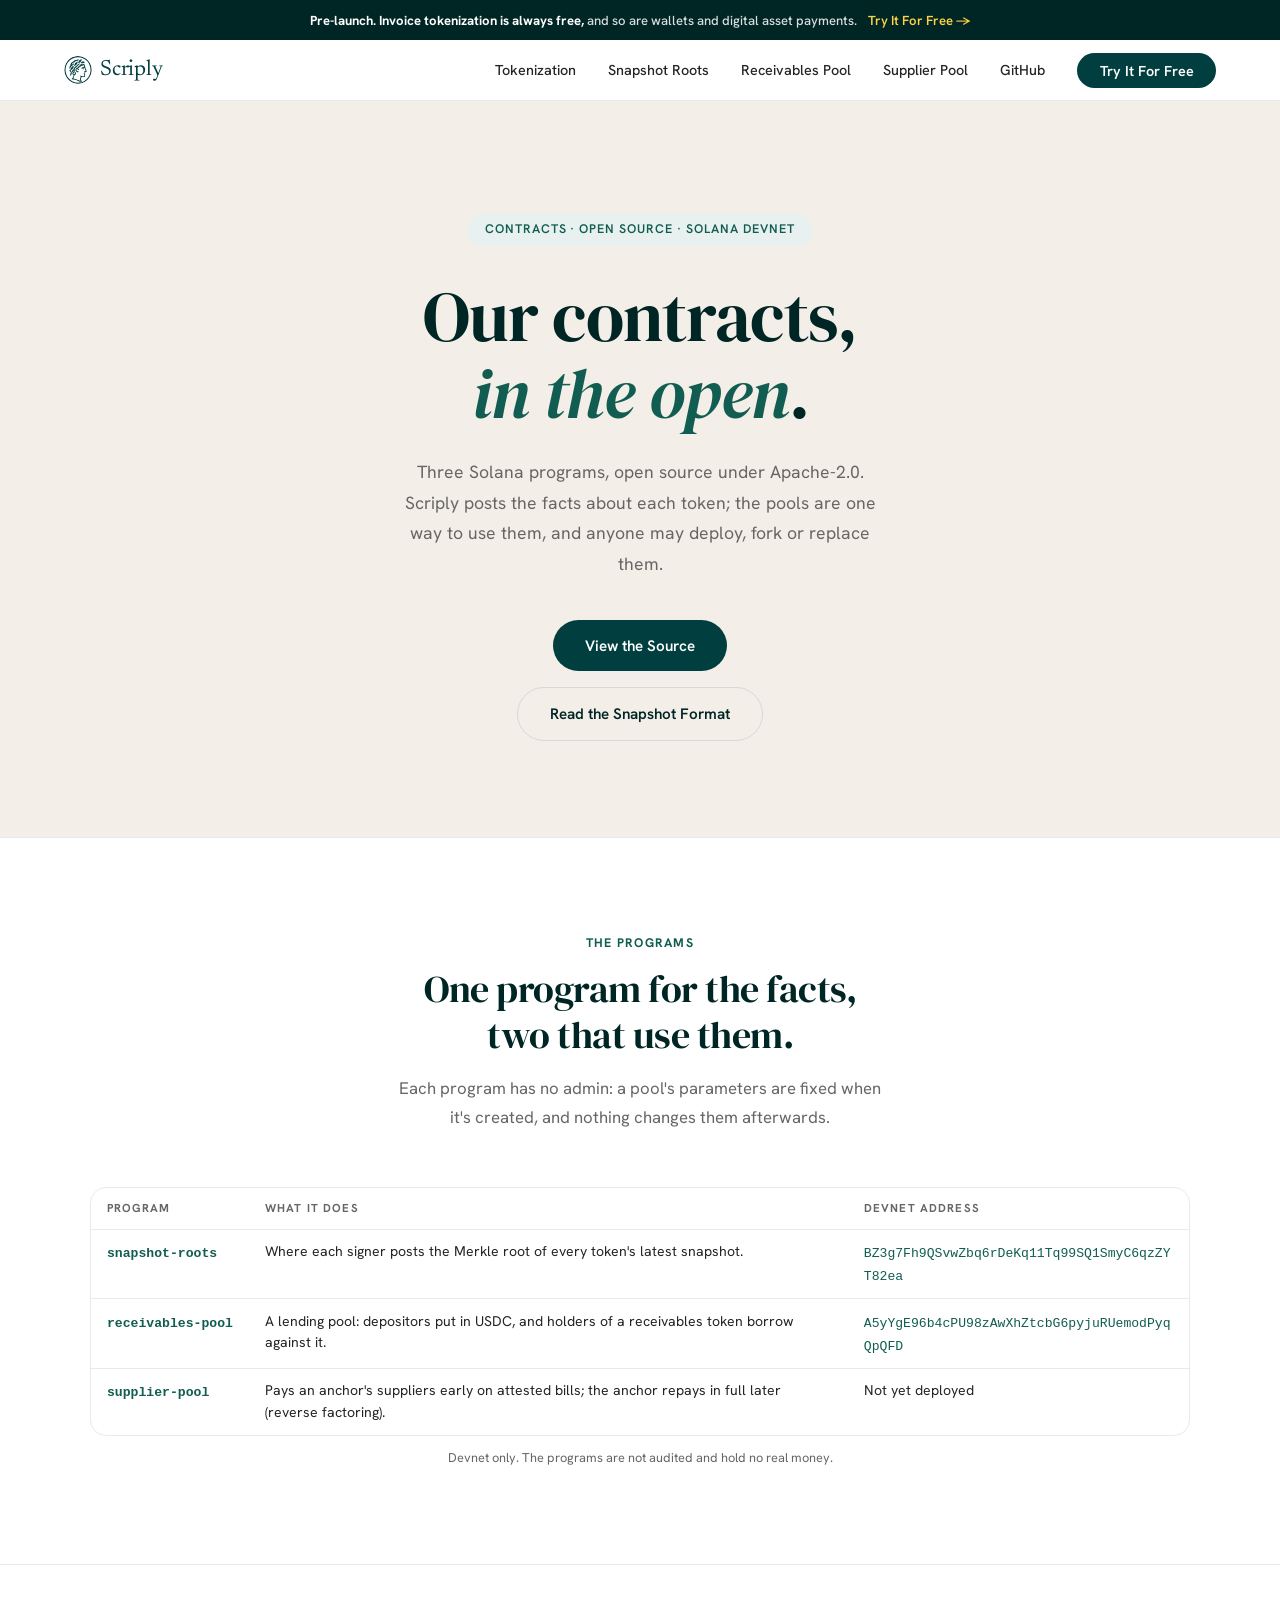
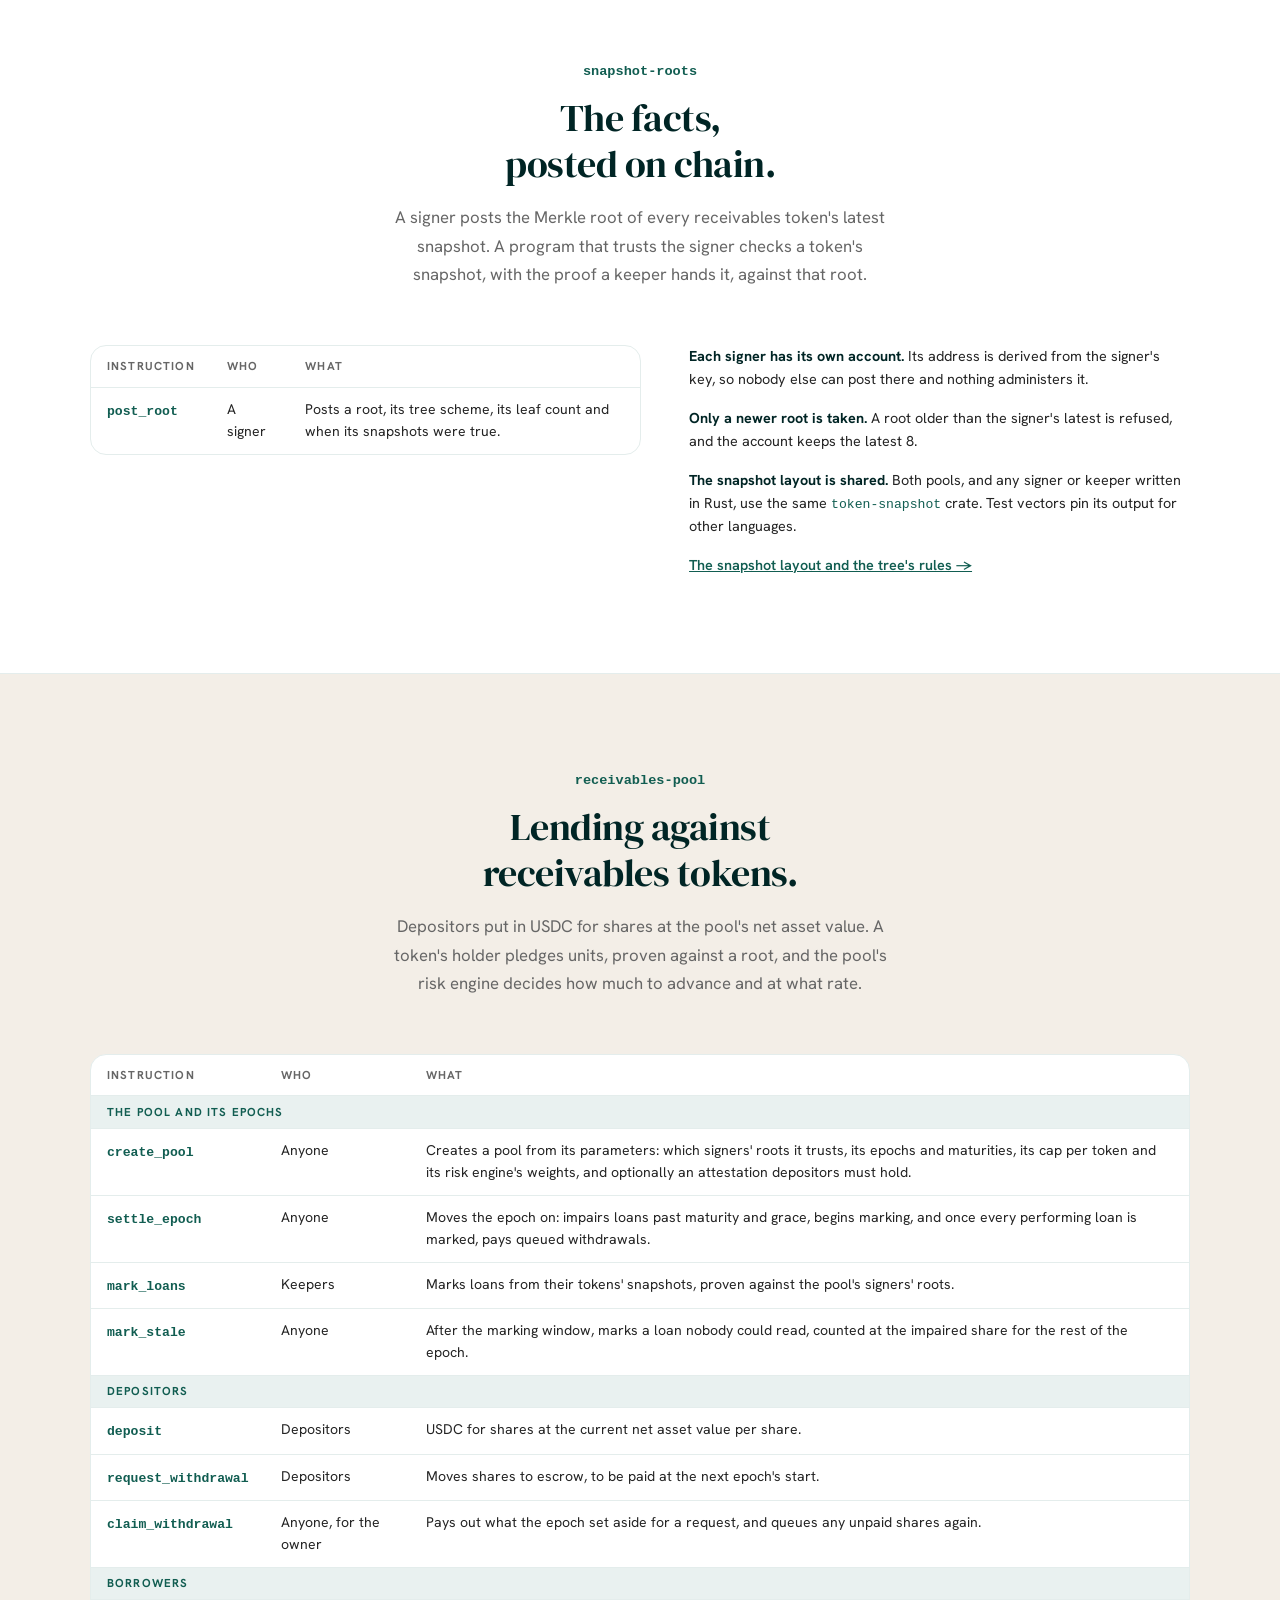
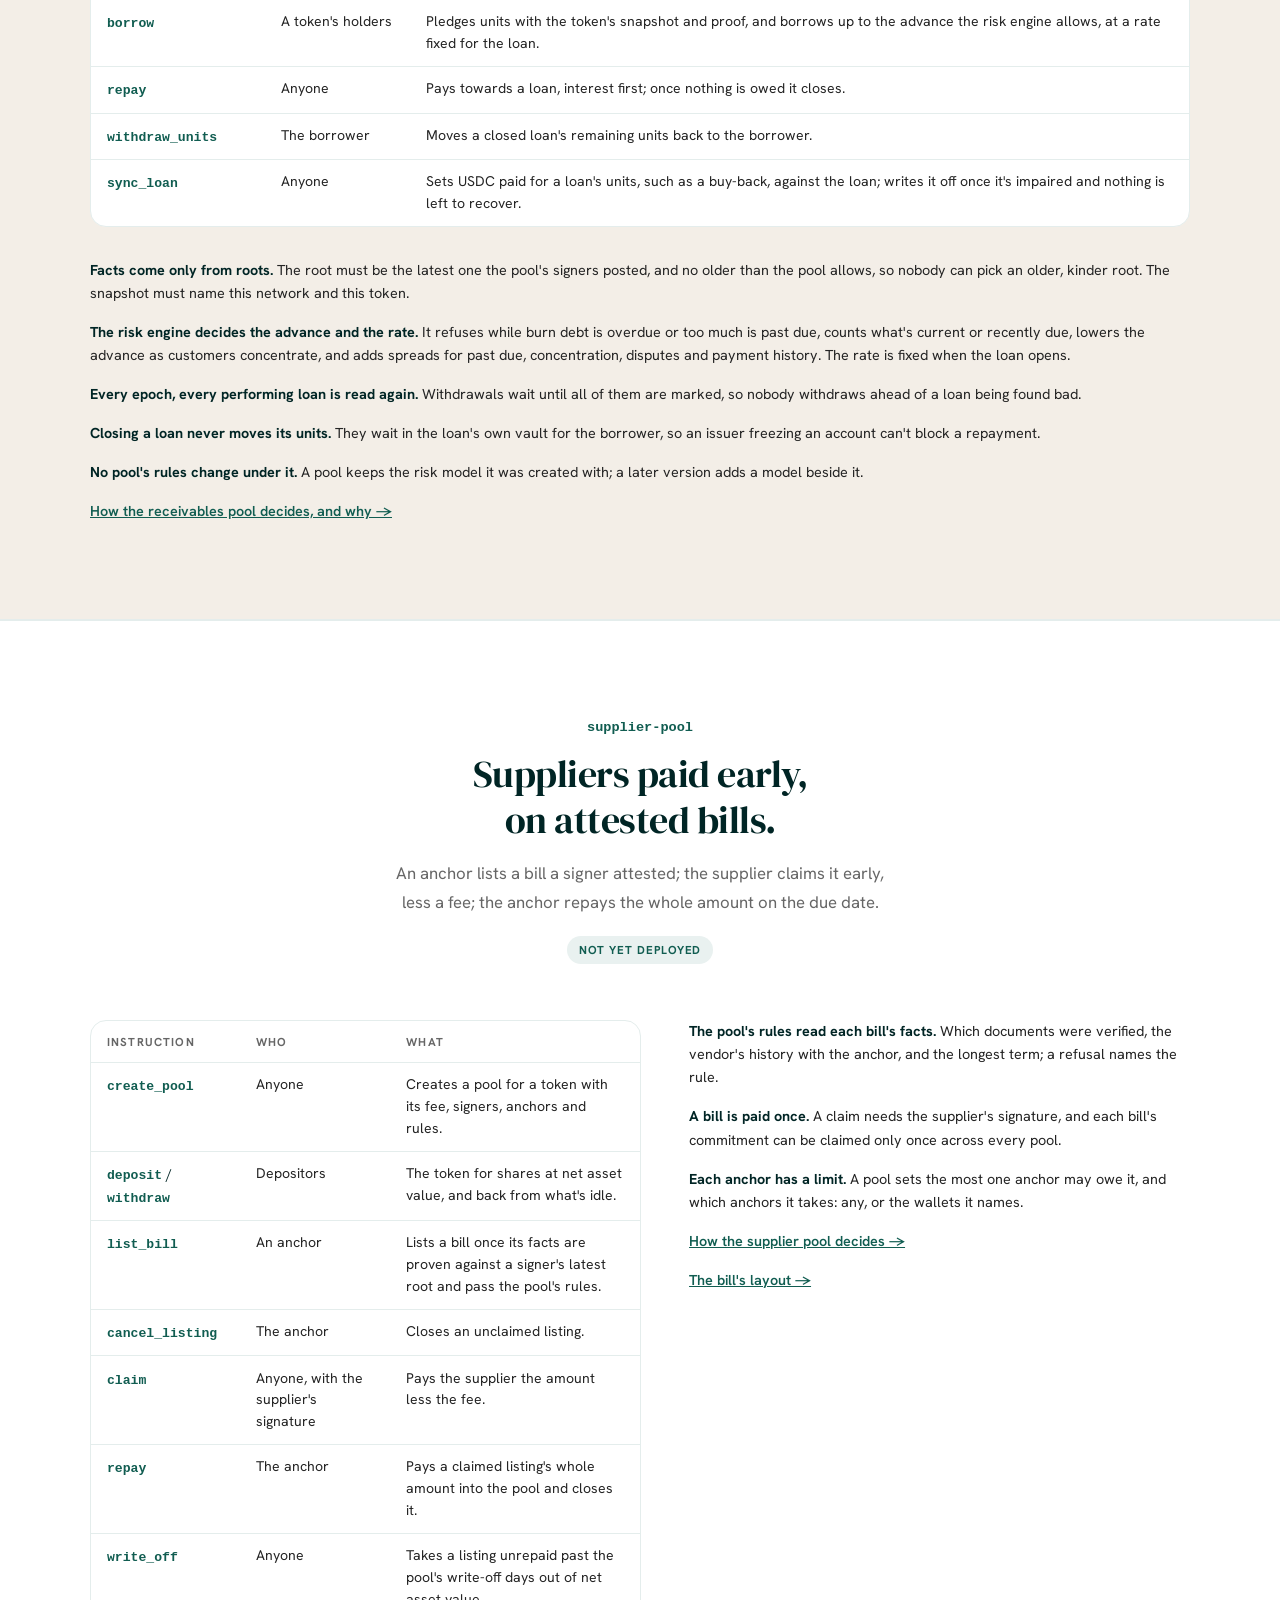
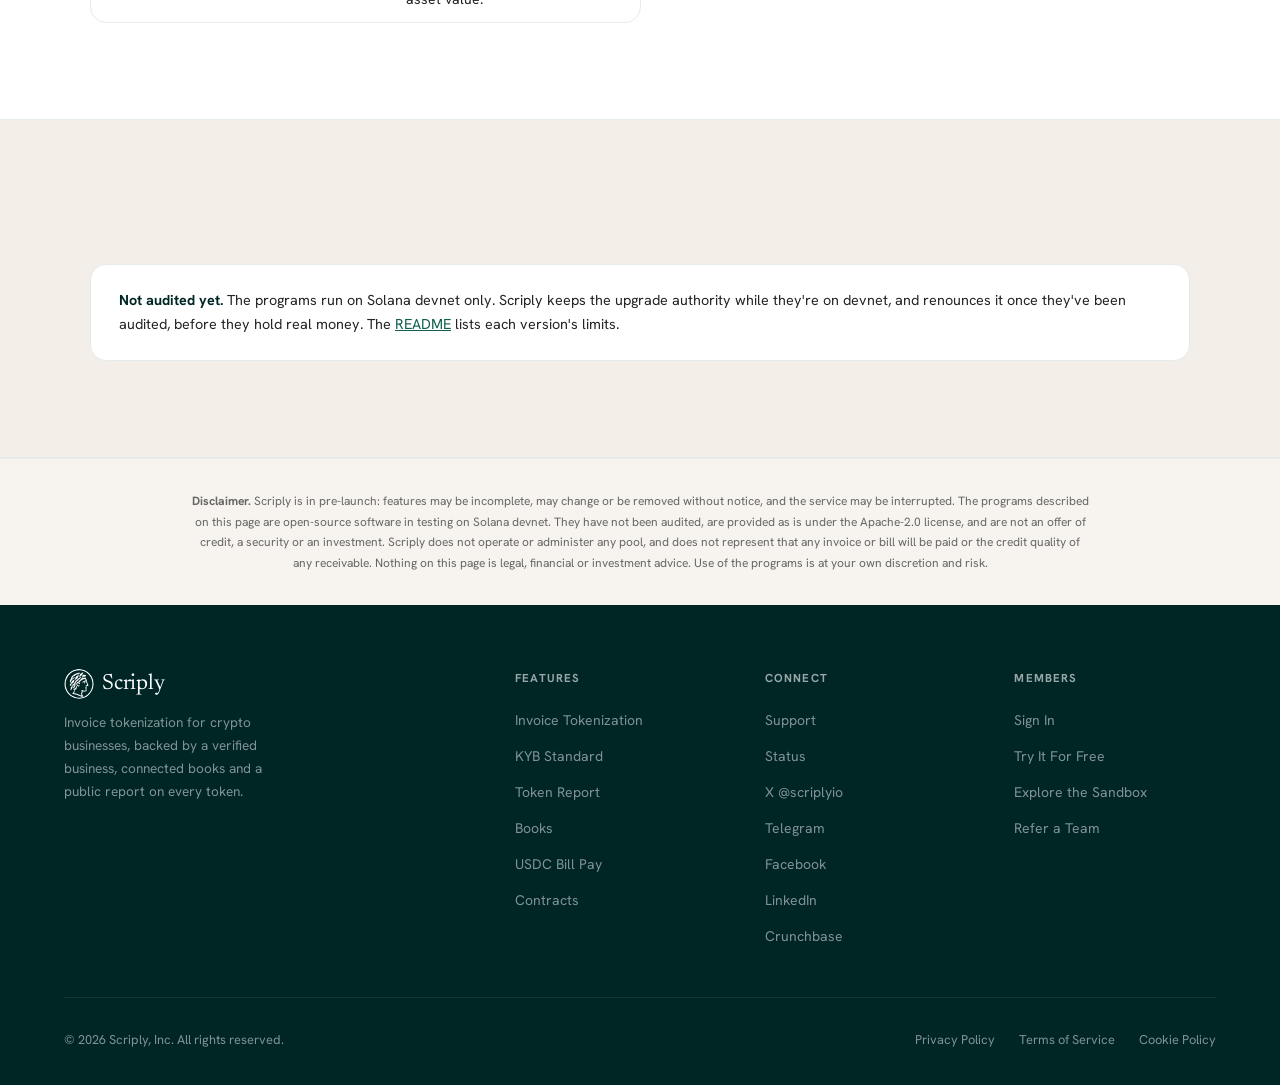
<file: contracts.html>
<!DOCTYPE html>
<html lang="en">
<head>
  <meta charset="UTF-8" />
  <meta name="viewport" content="width=device-width, initial-scale=1.0" />
  <title>Scriply — Contracts</title>
  <meta name="description" content="The Solana programs behind Scriply's receivables tokens: snapshot-roots, receivables-pool and supplier-pool. Open source under Apache-2.0, in testing on devnet.">
  <meta name="theme-color" content="#013e3f">
  <meta property="og:type" content="website">
  <meta property="og:url" content="https://www.scriply.io/contracts">
  <meta property="og:site_name" content="Scriply">
  <meta property="og:title" content="Scriply — Contracts">
  <meta property="og:description" content="The Solana programs behind Scriply's receivables tokens. Open source under Apache-2.0, in testing on devnet.">
  <meta name="twitter:card" content="summary">
  <link rel="preconnect" href="https://fonts.googleapis.com">
  <link rel="preconnect" href="https://fonts.gstatic.com" crossorigin>
  <link href="https://fonts.googleapis.com/css2?family=Hanken+Grotesk:wght@400;500;600;700;800;900&family=DM+Serif+Display:ital@0;1&family=Newsreader:opsz@6..72&display=swap" rel="stylesheet">
  <link rel="icon" href="favicon.svg" type="image/svg+xml">
  <link rel="apple-touch-icon" href="apple-touch-icon.png">
  <link rel="stylesheet" href="/styles.css">
</head>
<body>

  <!-- The Scriply coin, as scriply-ui's CoinMark (compact) draws it, in the text colour -->
  <svg width="0" height="0" style="position:absolute" aria-hidden="true">
    <symbol id="coin" viewBox="261 253 724 724">
      <clipPath id="coin-clip"><circle cx="623" cy="615" r="360"/></clipPath>
      <path fill="currentColor" fill-rule="evenodd" clip-path="url(#coin-clip)" d="M 596.5 153 C 363.8 168.7, 186.1 343.9, 168 575.3 C 166.7 591.9, 166.7 635, 168 650.5 C 176.8 755, 214.9 846, 281.5 922 C 394.5 1050.8, 567.4 1105, 734 1063.9 C 861.9 1032.2, 971.6 943.5, 1032 822.8 C 1084.2 718.7, 1095 593.5, 1061.9 478.9 C 1018.3 327.8, 900.2 210, 751.1 168.9 C 701.9 155.3, 646.5 149.7, 596.5 153 M 603.5 184.6 C 493.9 191.5, 401.3 231.6, 327.1 304.4 C 318.1 313.2, 306.8 325.2, 302 331 C 225.1 423.1, 190.2 546.7, 206 671 C 228.3 846.2, 354.1 989.9, 522.5 1032.3 C 584.9 1048, 650.4 1049.1, 712.5 1035.3 C 857.2 1003.2, 972.7 897.6, 1020.8 753.4 C 1056.8 645.7, 1051.8 532.5, 1006.5 428.5 C 948.5 295.4, 823.6 204.3, 675.5 187 C 658.1 184.9, 618.5 183.6, 603.5 184.6 M 621 204.1 C 613.3 206.3, 608.3 214.2, 609.2 222.7 C 611 238.3, 630.7 242.3, 639.8 228.9 C 642.9 224.4, 642.6 215, 639.2 210.3 C 635.5 205.1, 627.3 202.3, 621 204.1 M 558.2 209.2 C 551 211.6, 545.9 220.6, 547.4 228.3 C 550.4 244.7, 573.6 246.9, 579.5 231.5 C 584.7 217.9, 572 204.5, 558.2 209.2 M 678.4 209.8 C 665.6 217.8, 666.8 235.3, 680.4 240.5 C 698.8 247.5, 711.6 222.5, 695.7 210.6 C 691.7 207.7, 682.4 207.2, 678.4 209.8 M 736.9 223.2 C 730.2 226.6, 727.7 231, 728.2 238.7 C 728.8 249.2, 734.3 254.5, 744.5 254.5 C 751.6 254.5, 754.7 252.8, 758.7 247 C 761.8 242.3, 761.8 233.6, 758.7 228.8 C 756.1 224.9, 748.9 221, 744.5 221 C 742.8 221, 739.4 222, 736.9 223.2 M 497.5 223.5 C 490.7 227.1, 488 231.5, 488 238.5 C 488 251.5, 500.7 259.6, 511.9 253.8 C 523.8 247.6, 524.7 232.8, 513.7 224.6 C 510.1 221.9, 501.4 221.3, 497.5 223.5 M 443.6 245.4 C 427.6 251.1, 428.2 273.2, 444.5 278 C 455.7 281.2, 467.8 270, 465.4 258.6 C 463.3 248.5, 452.7 242.1, 443.6 245.4 M 790.9 246.2 C 785.8 249.7, 783.7 253.3, 783.2 259.2 C 781.4 280.9, 812.5 284.2, 816.4 262.9 C 817.6 256.7, 813.1 248.7, 806.8 245.4 C 802.5 243.2, 794.8 243.6, 790.9 246.2 M 607 255.6 C 477.9 262.8, 364.8 338, 310 453.1 C 259.1 560.1, 260.1 676.3, 312.8 777.5 C 340 829.7, 375.3 870.6, 423.3 905.7 C 506.2 966.3, 610.2 987.4, 707.7 963.4 C 771.1 947.8, 833.1 910.5, 877 861.6 C 940.4 790.9, 973 712.1, 975.6 623.5 C 978.2 538, 949.7 451.6, 896.9 385 C 886.6 371.9, 857.9 343.1, 844.3 332.2 C 809.4 304.1, 766.1 281.1, 726.5 269.6 C 687.1 258.2, 646.4 253.4, 607 255.6 M 841.9 276.2 C 831.1 283.5, 831.1 297.4, 842 304.8 C 847.1 308.3, 856.6 307.6, 861 303.4 C 872.7 292.3, 866.1 274, 850.5 274 C 846.7 274, 844.3 274.6, 841.9 276.2 M 389.4 276.9 C 378.3 281.9, 377 299.5, 387.3 305.8 C 403.9 316.1, 422.4 295.8, 409.7 281.3 C 404.1 274.9, 397 273.4, 389.4 276.9 M 609 285.1 C 510.8 289.5, 421 337.4, 365.3 415 C 334.4 458, 312 512.8, 304.5 563.5 C 300.1 593.5, 299.8 634.6, 303.9 661.5 C 331.3 842.8, 501.5 969.9, 678 940.8 C 782.8 923.6, 873.9 850.1, 920 745.5 C 960.3 654, 956.7 551.6, 910 458 C 894.9 427.7, 879.6 405.7, 858 383.6 C 790.2 314.1, 705.8 280.7, 609 285.1 M 888.9 314.2 C 880.5 318.5, 877.1 330.4, 882.2 338 C 889.5 348.8, 903.4 348.8, 910.8 337.9 C 912.7 335, 913.1 333.5, 912.8 328.4 C 911.9 315.3, 900.4 308.4, 888.9 314.2 M 345.5 314.5 C 327.7 320.7, 332.4 347, 351.2 347 C 370.8 347, 374.1 319.3, 355.2 314 C 350.6 312.7, 350.3 312.7, 345.5 314.5 M 715 335.6 C 666.3 348.5, 646.2 369.4, 631.4 422.3 C 627.1 437.6, 626.8 439.2, 628.2 440.7 C 629.7 442.1, 630.4 441.9, 636.1 438.2 C 639.6 436, 649 430.5, 657 425.9 C 674.4 416, 682.1 410.7, 691 402.3 C 704.3 389.7, 714.9 370.8, 723.1 345.2 C 726.4 334.5, 725 332.9, 715 335.6 M 612.5 346 C 602.5 347.4, 589.4 350.8, 583 353.7 C 579.4 355.3, 574.4 356.5, 568.9 357 C 547 359.2, 525.4 370.1, 508 387.8 C 499.2 396.8, 497.8 397.7, 488.8 401.6 C 453.4 416.6, 429.9 448.8, 427.3 486 L 426.6 495.2 421.2 502.3 C 414.4 511.3, 408.6 522.6, 405.7 532.7 C 400.2 552.3, 405.4 585.8, 414.3 586.8 C 418.5 587.3, 419.6 585.6, 420.9 576.9 C 424.8 550.5, 437.2 527.6, 456.7 510.6 C 465.8 502.8, 470.9 499.5, 488 490.5 C 506.7 480.7, 509.5 477.9, 517.2 460.4 C 523.2 446.7, 523.8 444.5, 521.6 443.6 C 518.5 442.5, 501.5 452.3, 490.8 461.6 C 485.2 466.4, 460.4 480.7, 459.3 479.7 C 459.1 479.4, 459.9 475.9, 461.3 472 C 469.3 449, 489.1 430.2, 514.6 421.4 C 522.6 418.7, 524.9 417.4, 526.9 414.8 C 531.3 408.7, 544.5 396.5, 550.2 393.1 C 564.9 384.4, 586.8 379, 607 379 C 611 379, 616 378.1, 619.7 376.9 C 625.4 375, 626.3 374.2, 630.6 368.1 C 633.2 364.5, 638.2 358.6, 641.8 355.1 C 647.5 349.6, 648.1 348.7, 646.8 347.4 C 644.9 345.5, 622.6 344.6, 612.5 346 M 927.5 360.2 C 916.2 366.6, 916.4 383.6, 927.9 389.6 C 933.4 392.5, 937.3 392.6, 943 389.7 C 954.5 383.9, 955.4 368.5, 944.7 360.6 C 940.6 357.5, 932.4 357.3, 927.5 360.2 M 304 361.2 C 291.8 367.7, 292 385.4, 304.4 391 C 309.8 393.5, 313.6 393.4, 319 390.7 C 325.2 387.5, 328 383.1, 328 376 C 328 362.8, 315.4 355.1, 304 361.2 M 732.5 393.5 C 725.9 394.9, 725.2 395.3, 720.5 400.7 C 711.6 410.9, 702.7 419, 692.8 425.5 C 687.4 429.1, 682.7 432.5, 682.3 433.1 C 681.3 434.9, 684.9 437, 689.2 437 C 691.3 437, 698.7 438.2, 705.7 439.6 C 723.4 443.3, 744.6 443.6, 756.5 440.1 C 767.6 436.9, 777.1 432, 787.5 424.1 C 798.6 415.7, 800.3 413.2, 797.4 409.2 C 794.5 405.4, 782 398.4, 772.5 395.3 C 762.2 392.1, 743.2 391.2, 732.5 393.5 M 603 401.5 C 583.9 408.4, 572.3 415.5, 560.4 427.4 C 544.3 443.6, 536.5 460.6, 530 494 C 528.9 499.7, 527.6 506, 527 507.8 C 525.8 511.9, 527.1 515, 529.9 515 C 531 515, 539 510.3, 547.7 504.6 C 588.9 477.6, 601.4 460.8, 613.4 415.2 C 618.5 396, 618.4 395.9, 603 401.5 M 958.9 411.3 C 943.7 419.3, 949.2 443, 966.4 443 C 985.1 443, 990.5 418.6, 973.5 410.8 C 968.1 408.4, 964.1 408.5, 958.9 411.3 M 271.9 413.2 C 267.1 416.5, 264.8 420.1, 264.2 425.2 C 262.5 440.2, 278.6 449.8, 290.9 441 C 299.9 434.6, 299.6 419.8, 290.2 413.5 C 285.2 410.1, 276.7 409.9, 271.9 413.2 M 660.4 446.3 C 655.5 448.7, 647 453.9, 641.5 457.9 C 636 461.8, 627.9 466.8, 623.5 468.9 C 616.1 472.5, 615 473.4, 609.5 481 C 598.6 496, 584 507.7, 558.4 522.4 C 548.8 528, 538.3 537.5, 532.6 546 C 530.6 549, 526.4 557.8, 523.4 565.5 C 513.6 590.6, 502.5 605, 481.7 619.3 C 467.4 629.3, 463.4 635.3, 460.9 650.7 C 460.3 654.4, 459.4 659.8, 458.8 662.6 L 457.9 667.7 448 672.9 C 442.6 675.8, 436.7 679.5, 434.9 681.3 C 428.5 687.5, 426 697.7, 426 717.5 C 425.9 730.7, 424.5 736.5, 418.5 748.5 C 413.5 758.4, 413.1 760.8, 415.8 763.3 C 423.3 770.1, 440.7 757.5, 450.3 738.5 C 455.8 727.3, 462 702.1, 462 690.5 C 462 688.5, 462.4 684.9, 463 682.5 C 464 678.6, 464.5 678.1, 467.8 677.5 C 476.5 675.9, 484.4 668.8, 487.9 659.5 C 492.4 647.3, 498.7 638.8, 508.1 632.4 C 513.4 628.6, 514.2 629.9, 513.6 641.5 C 512.6 661.6, 503 677.6, 485.7 687.6 C 472.7 695.2, 469.6 701.8, 475.6 709 L 478.3 712.2 485.6 711.5 C 510.4 709.3, 527.6 693.3, 535.1 665.4 C 536.9 658.6, 537.3 653.4, 538 629 C 538.6 605.3, 539.1 599.3, 540.7 593.5 C 547.4 569.6, 558.5 555.7, 582 541.9 C 597.8 532.6, 606.7 524.1, 612.7 512.3 L 616.9 504.2 626.6 499.5 C 648.3 489.1, 660 477.2, 670.1 455.2 C 674.5 445.8, 674.5 445.6, 672.4 443.5 C 670.3 441.4, 670.5 441.4, 660.4 446.3 M 770.3 459.4 C 752.1 468.8, 725.1 469.4, 705.7 460.7 C 699.6 458, 698.7 457.8, 695.9 459 C 691.5 460.8, 690 462.6, 689.9 466.3 C 689.9 474.2, 679.6 491.6, 669.7 500.5 C 663.2 506.3, 659.4 508.8, 647.6 514.6 C 636.8 520, 635.3 521.2, 634.4 525 C 633.4 529.5, 624.8 542, 619.4 546.8 C 612.1 553.2, 608 555.6, 597.3 559.4 C 580.8 565.3, 570.8 573.5, 564.4 586.1 C 550.3 613.9, 564.1 654, 592.7 668.2 C 600.6 672.1, 601.8 672.4, 611.1 672.8 C 623.3 673.3, 630 670.7, 633.8 664.1 C 636.8 658.7, 636.8 649.3, 633.9 645.6 C 630.8 641.7, 624.7 641.9, 619.6 646.1 C 607.9 655.8, 587.8 640.1, 583.7 618.1 C 581.1 604.1, 587.9 589.1, 599.6 582.8 C 608.7 577.9, 608.8 577.9, 608.2 585.2 C 607.8 590.8, 608.1 592.3, 611.2 599 C 615.3 607.6, 618.7 611.2, 624.8 613.4 C 632.7 616.2, 639.5 614.4, 645.6 607.8 C 649.9 603.3, 651 600.2, 651 591.4 C 651 584.7, 650.7 583.8, 648.6 582.4 C 645.5 580.4, 641.8 581.7, 636.8 586.6 C 634.6 588.7, 632.4 590, 631.3 589.8 C 629.5 589.4, 620.7 575.3, 621.2 573.6 C 621.4 573.1, 624.5 571.5, 628.1 570 C 646.3 562.2, 659.1 549.9, 664.9 534.7 C 665.4 533.1, 666.5 531.7, 667.2 531.6 C 667.9 531.4, 672.5 530.5, 677.4 529.5 C 693 526.6, 706.2 518.9, 715 507.8 L 719.1 502.6 730.8 502.4 C 744 502.1, 753.3 500, 765.3 494.6 L 772.7 491.2 779.3 509.8 C 783 520.1, 786 528.7, 786 529.1 C 786 529.4, 781.8 530.5, 776.7 531.5 C 753.1 536, 729.8 546.9, 707.1 564.1 C 700 569.4, 698.4 572, 700 575 C 702 578.7, 705 578.2, 726 570.6 C 752 561.1, 767.4 556.4, 777.3 555 C 791.6 553, 789.8 551.7, 796.4 569.7 C 814.8 620.3, 822 641.3, 821 641.9 C 820.4 642.3, 814 643.4, 806.7 644.3 C 799.4 645.3, 791.7 646.5, 789.7 647.1 C 780.5 649.5, 778.2 665.1, 786.3 670 C 790.2 672.4, 792.8 672.4, 799 670.2 C 801.7 669.3, 804.2 668.8, 804.5 669.2 C 804.9 669.6, 804.9 672.3, 804.5 675.4 L 803.8 680.9 787.7 688.9 C 778.9 693.3, 770.1 698.1, 768.3 699.5 C 761.5 704.7, 765.4 709.2, 775.5 707.9 C 778.8 707.5, 785.3 707.1, 790 707 C 796.1 706.9, 799.7 706.4, 802.7 705 C 809 702.1, 809.9 699.2, 809.2 684.3 C 808.9 677.7, 809 671.1, 809.3 669.6 C 810.1 666.5, 810.5 666.4, 827.7 664.5 C 841.8 663, 845 661.7, 847.5 656.9 C 850.6 650.8, 849.8 647.9, 829.9 598.6 L 810.9 551.5 811.9 544.8 C 813.4 535.4, 812.5 532.1, 801.2 503 C 795.7 488.9, 789.8 473.2, 787.9 468.1 C 786.1 463, 784 458.1, 783.2 457.3 C 781.1 455.2, 777.1 455.8, 770.3 459.4 M 984.5 464.7 C 983.4 464.9, 981 466.3, 979.2 467.6 C 970.2 474.4, 970.7 488.3, 980.3 495.4 C 984.3 498.3, 994.6 498.3, 998.6 495.4 C 1004.2 491.2, 1006.2 487.1, 1005.8 480.4 C 1005 468.8, 995.7 461.9, 984.5 464.7 M 250.5 467.4 C 235.9 473.8, 238.8 496.1, 254.6 499.4 C 262.4 501, 271.7 495.1, 273.9 487.3 C 277.6 473.3, 263.7 461.5, 250.5 467.4 M 499 510.5 C 462.5 529.7, 444 552, 434.9 587.6 C 430.8 603.6, 431 603.3, 416.2 612.2 C 402.1 620.6, 399.8 623, 399.2 629.9 C 398.7 635.8, 401.7 640.6, 408 643.7 C 412.4 645.9, 412.5 646.1, 412.5 650.9 C 412.5 654.7, 413.1 656.7, 415.5 660 C 421 667.8, 421.1 667.8, 433.3 660.3 C 439.3 656.6, 444.4 653.1, 444.6 652.3 C 445.8 649.4, 443.9 646.1, 439.8 643.8 C 426.1 636.1, 430.6 626.8, 455.7 610.2 C 483.3 592.1, 497.2 575.2, 506 549.2 C 509.5 539, 516.2 509.7, 515.8 506.7 C 515.2 502.9, 512 503.6, 499 510.5 M 999.9 521.9 C 986 526.3, 983.5 545.8, 996 552.8 C 1010.8 561.2, 1026.8 545.3, 1019 530 C 1015.7 523.6, 1006.6 519.7, 999.9 521.9 M 237.4 524 C 230.2 526.2, 225.3 534.4, 226.2 542.7 C 227.6 554.5, 240.7 560.8, 251.3 554.7 C 261.7 548.8, 261.5 530.9, 251 525.5 C 247.2 523.5, 241.1 522.8, 237.4 524 M 765.9 570.9 C 765 571.4, 756.2 574.1, 746.4 576.9 C 723.3 583.4, 721.6 585.3, 733.8 590.7 C 758.7 601.8, 767.2 603.8, 769.5 599 C 770.2 597.6, 771.4 591.3, 772.3 585 C 773.6 574.6, 773.6 573.3, 772.2 571.7 C 770.5 569.8, 768.3 569.5, 765.9 570.9 M 1004 581.1 C 995.4 584.5, 991 596.4, 995.3 604.7 C 1003.5 620.5, 1026.9 614.5, 1026.9 596.5 C 1026.9 585.3, 1014.4 576.9, 1004 581.1 M 229.4 583.9 C 223.4 586.5, 220.6 591, 220.1 598.4 C 219.5 609.1, 226.8 616.5, 237.2 615.7 C 247.4 615, 253.4 608.4, 252.8 598.4 C 252.2 588.8, 245.4 582, 236.5 582 C 234.8 582, 231.6 582.8, 229.4 583.9 M 1005.2 638.9 C 994 641.6, 988.8 655, 995.1 664.7 C 1004.6 679, 1027.4 670.6, 1025.6 653.6 C 1024.4 643.5, 1014.9 636.6, 1005.2 638.9 M 230 643.1 C 223.9 647.3, 221.7 651.5, 222.1 658.5 C 223.5 680.5, 255 679.8, 255 657.7 C 255 648.2, 248.9 641.9, 239.2 641.2 C 234.4 640.8, 232.9 641.2, 230 643.1 M 565.3 664.9 C 561.3 667.3, 558.7 671.7, 554.9 682.5 C 550 696.5, 544.3 706.7, 537.5 713.5 C 526.4 724.5, 512.3 729.5, 498.7 727.1 C 490.7 725.7, 487.7 726.8, 485.9 731.7 C 482.8 739.6, 489.8 746.7, 508.6 754.6 C 510.7 755.4, 510.7 755.5, 506.8 768.9 C 499.5 793.8, 487.4 815.4, 471.7 831.7 L 462.7 841 463.2 845.7 C 464.2 854.1, 465.9 854.8, 507.7 862.9 C 563.9 873.9, 575.7 877.5, 623 897.7 C 665.1 915.7, 679.7 919.8, 704.5 920.6 C 722.9 921.1, 724.9 920.6, 726.4 914.7 C 727.2 911.2, 727 910.7, 719 900.1 C 709.2 886.8, 701.8 874.7, 698.9 867.1 C 695.8 859.1, 696.7 853, 703.8 830.5 C 707 820, 710.7 807.9, 712 803.5 C 713.2 799.1, 714.3 795.3, 714.4 795.2 C 714.5 795.1, 724.2 795.9, 736 797 C 765 799.7, 780.1 799.6, 787.6 796.8 C 800.1 792.1, 808.3 779.9, 808.4 765.6 C 808.4 757.6, 808.3 757.1, 803 746.7 L 797.6 736 801.6 732.5 C 808.3 726.8, 809.8 719.2, 805.4 712.6 C 803.1 709, 800.5 709.2, 793.4 713.5 C 777.7 722.9, 775.4 730.6, 783.5 747.1 C 789.6 759.7, 789.4 765.7, 782.7 772.7 C 777.6 777.9, 775.2 778.3, 756.2 776.5 C 722.9 773.3, 705.3 769.5, 687.1 761.8 C 677.5 757.7, 674.9 757.7, 675 761.8 C 675 764.9, 681.1 774.1, 687 780 L 693 785.9 685.6 807.7 C 674.7 839.6, 674.6 840, 674.5 852 C 674.5 864.6, 676.3 871.1, 684.5 886.9 C 687.5 892.6, 690 897.5, 690 897.7 C 690 898.3, 684.7 897.1, 675.5 894.5 C 665.9 891.8, 651.4 885.9, 628.9 875.7 C 590.9 858.4, 565.5 850.4, 518 840.9 C 508.9 839.1, 501.3 837.5, 501.1 837.4 C 501 837.2, 503.3 832.5, 506.3 826.8 C 515.2 810, 522 786.8, 522 773 C 522 770.4, 522.2 765.6, 522.6 762.3 L 523.2 756.4 531.2 754.2 C 548.6 749.3, 561 737.6, 567 720.5 C 570.3 711.3, 571.7 702.4, 573 684.2 C 574.1 668, 574.1 666.7, 572.4 664.9 C 570.2 662.5, 569.2 662.5, 565.3 664.9 M 992 697.1 C 981.2 701.4, 978.2 715.5, 986.1 724.4 C 995.9 735.6, 1015 727.5, 1014.9 712.2 C 1014.9 701.2, 1002.3 692.9, 992 697.1 M 241.9 700.2 C 225.7 708.4, 233.1 733.4, 251.2 731.7 C 260.6 730.8, 266.3 723.9, 265.8 714.4 C 264.9 701.2, 253.4 694.4, 241.9 700.2 M 971.2 753.9 C 957.5 762.5, 962.5 783.4, 978.5 784.7 C 995.3 786.1, 1003.2 764.7, 989.7 754.6 C 985.6 751.5, 975.5 751.2, 971.2 753.9 M 264.4 753.9 C 254.2 756.4, 248.6 768.6, 253.4 777.9 C 259 788.6, 275 789.7, 281.9 780 C 290.6 767.8, 279 750.3, 264.4 753.9 M 946.2 806.1 C 937.7 810.3, 934.4 820.6, 938.9 828.7 C 947.5 843.9, 970 837.7, 970 820.1 C 970 808.1, 957.3 800.6, 946.2 806.1 M 288.5 806.4 C 282.4 809.1, 279.6 813.3, 279.1 820.4 C 278.8 825.7, 279.1 827.5, 280.9 830.3 C 288 841.8, 305.3 840.6, 310.6 828.2 C 316.4 814.6, 302 800.3, 288.5 806.4 M 321 853.1 C 314.3 856.6, 312.5 859.8, 312.5 867.8 C 312.5 873.1, 312.9 875.1, 314.7 877.6 C 321.6 887.3, 337.7 886.3, 343 875.9 C 350.3 861.5, 335.2 845.8, 321 853.1 M 911.3 853.4 C 905.8 856.8, 903.6 861.5, 904.2 869.1 C 904.8 878.7, 911.9 884.5, 921.7 883.7 C 928.2 883.2, 931.7 880.9, 934.8 874.9 C 942.6 859.9, 925.9 844.7, 911.3 853.4 M 360.2 893.9 C 349.9 898.6, 347.9 912.2, 356.3 920.6 C 371.4 935.7, 394 914.2, 380.2 897.9 C 375.2 891.9, 367.8 890.5, 360.2 893.9 M 872.8 894.2 C 862.1 901.3, 863.1 918.8, 874.6 923.6 C 889.8 929.9, 903.8 914.8, 896.2 900.2 C 892.2 892.4, 880.2 889.3, 872.8 894.2 M 831.4 928.5 C 817 933.5, 816.4 954.1, 830.4 959.5 C 841.8 963.9, 853.4 955.9, 853.2 943.8 C 853.1 932.6, 842 924.9, 831.4 928.5 M 405.9 930.2 C 391.3 937.6, 395.5 959.5, 411.9 961.7 C 425 963.4, 434.9 946.7, 427.4 935.7 C 422.4 928.3, 413.9 926.2, 405.9 930.2 M 460.6 957.1 C 452.5 958.9, 448 964.8, 448 973.5 C 448 991.6, 473 996.4, 479.5 979.5 C 484.4 966.7, 473.9 954.3, 460.6 957.1 M 780 957.7 C 770.2 963.1, 768.1 975.9, 775.8 984.1 C 786.1 995.2, 803.9 987.7, 803.9 972.3 C 804 960.2, 790.5 952, 780 957.7 M 728.5 978.4 C 717.4 983.3, 715.6 997.6, 724.9 1006.4 C 729.3 1010.6, 738.8 1011.3, 743.9 1007.8 C 749.8 1003.7, 751.5 1000.6, 751.5 993.5 C 751.5 988.2, 751 986.7, 748.6 983.5 C 743.9 977.4, 735.5 975.2, 728.5 978.4 M 511.4 979.3 C 495.7 986.4, 501 1011, 518.1 1011 C 527.9 1011, 534.2 1005.2, 534.7 995.7 C 535.2 988.8, 533.2 984.7, 527.7 980.6 C 524.3 978.1, 515.6 977.4, 511.4 979.3 M 676.6 990.4 C 669.5 992.9, 666 998.2, 666 1006 C 666 1021.4, 683.4 1028.1, 694.1 1016.9 C 700.4 1010.3, 700.2 1000.5, 693.7 994.2 C 688.3 989, 683.6 987.9, 676.6 990.4 M 568 991.1 C 556 995.9, 554.4 1013.2, 565.3 1020.7 C 569.9 1023.8, 578.3 1023.8, 583.1 1020.7 C 587 1018.1, 591 1010.9, 591 1006.4 C 591 995.6, 578.1 987, 568 991.1 M 624.3 993.9 C 614.1 996.3, 609 1008.2, 613.9 1017.9 C 621.5 1032.8, 643.1 1028, 644.7 1011.1 C 645.8 999.9, 635.5 991.2, 624.3 993.9"/>
    </symbol>
  </svg>

  <a href="#main" class="skip-link">Skip to content</a>

  <!-- LAUNCH BANNER -->
  <div class="launch-banner">
    <strong>Pre-launch.</strong> <strong>Invoice tokenization is always free,</strong> and so are wallets and digital asset payments.
    <a href="https://app.scriply.io">Try It For Free →</a>
  </div>

  <!-- NAV -->
  <nav aria-label="Main">
    <a href="/" class="brand-lockup nav-logo" translate="no"><svg width="28" height="28" aria-hidden="true"><use href="#coin"/></svg><span translate="no">Scriply</span></a>
    <button type="button" class="nav-toggle" aria-expanded="false" aria-controls="nav-links" aria-label="Menu">
      <svg width="20" height="20" viewBox="0 0 20 20" aria-hidden="true"><path d="M3 5h14M3 10h14M3 15h14" stroke="currentColor" stroke-width="2" stroke-linecap="round"/></svg>
    </button>
    <ul id="nav-links">
      <li><a href="/#tokenization">Tokenization</a></li>
      <li><a href="#snapshot-roots">Snapshot Roots</a></li>
      <li><a href="#receivables-pool">Receivables Pool</a></li>
      <li><a href="#supplier-pool">Supplier Pool</a></li>
      <li><a href="https://github.com/scriplylabs/scriply-programs" rel="noopener" target="_blank"><span translate="no">GitHub</span></a></li>
      <li><a href="https://app.scriply.io" class="nav-cta">Try It For Free</a></li>
    </ul>
  </nav>

  <main id="main">
  <!-- HERO -->
  <section class="hero">
    <div class="hero-eyebrow">Contracts · Open Source · <span translate="no">Solana</span> Devnet</div>
    <h1>Our contracts,<br /><em>in the open</em>.</h1>
    <p>Three <span translate="no">Solana</span> programs, open source under Apache-2.0. <span translate="no">Scriply</span> posts the facts about each token; the pools are one way to use them, and anyone may deploy, fork or replace them.</p>
    <div class="hero-actions">
      <a href="https://github.com/scriplylabs/scriply-programs" class="btn-primary" rel="noopener" target="_blank">View the Source</a>
      <div class="hero-actions-secondary">
        <a href="https://github.com/scriplylabs/scriply-programs/blob/main/docs/snapshot.md" class="btn-secondary" rel="noopener" target="_blank">Read the Snapshot Format</a>
      </div>
    </div>
  </section>

  <!-- OVERVIEW -->
  <section class="solutions" id="programs">
    <div class="section-header">
      <span class="section-eyebrow">The Programs</span>
      <h2 class="section-title">One program for the facts,<br />two that use them.</h2>
      <p class="section-sub">Each program has no admin: a pool's parameters are fixed when it's created, and nothing changes them afterwards.</p>
    </div>
    <div class="doc-section">
      <div class="snapshot-table">
        <table>
          <thead><tr><th>Program</th><th>What it does</th><th>Devnet address</th></tr></thead>
          <tbody>
            <tr><td><a href="#snapshot-roots"><code>snapshot-roots</code></a></td><td class="desc">Where each signer posts the Merkle root of every token's latest snapshot.</td><td><a class="address" href="https://explorer.solana.com/address/BZ3g7Fh9QSvwZbq6rDeKq11Tq99SQ1SmyC6qzZYT82ea?cluster=devnet" rel="noopener" target="_blank"><code>BZ3g7Fh9QSvwZbq6rDeKq11Tq99SQ1SmyC6qzZYT82ea</code></a></td></tr>
            <tr><td><a href="#receivables-pool"><code>receivables-pool</code></a></td><td class="desc">A lending pool: depositors put in <span translate="no">USDC</span>, and holders of a receivables token borrow against it.</td><td><a class="address" href="https://explorer.solana.com/address/A5yYgE96b4cPU98zAwXhZtcbG6pyjuRUemodPyqQpQFD?cluster=devnet" rel="noopener" target="_blank"><code>A5yYgE96b4cPU98zAwXhZtcbG6pyjuRUemodPyqQpQFD</code></a></td></tr>
            <tr><td><a href="#supplier-pool"><code>supplier-pool</code></a></td><td class="desc">Pays an anchor's suppliers early on attested bills; the anchor repays in full later (reverse factoring).</td><td class="desc">Not yet deployed</td></tr>
          </tbody>
        </table>
      </div>
      <p class="footnote">Devnet only. The programs are not audited and hold no real money.</p>
    </div>
  </section>

  <!-- SNAPSHOT ROOTS -->
  <section class="snapshot" id="snapshot-roots">
    <div class="section-header">
      <span class="section-eyebrow"><code>snapshot-roots</code></span>
      <h2 class="section-title">The facts,<br />posted on chain.</h2>
      <p class="section-sub">A signer posts the Merkle root of every receivables token's latest snapshot. A program that trusts the signer checks a token's snapshot, with the proof a keeper hands it, against that root.</p>
    </div>
    <div class="snapshot-layout">
      <div class="snapshot-table">
        <table>
          <thead><tr><th>Instruction</th><th>Who</th><th>What</th></tr></thead>
          <tbody>
            <tr><td><code>post_root</code></td><td class="desc">A signer</td><td class="desc">Posts a root, its tree scheme, its leaf count and when its snapshots were true.</td></tr>
          </tbody>
        </table>
      </div>
      <ul class="snapshot-rules">
        <li><strong>Each signer has its own account.</strong> Its address is derived from the signer's key, so nobody else can post there and nothing administers it.</li>
        <li><strong>Only a newer root is taken.</strong> A root older than the signer's latest is refused, and the account keeps the latest 8.</li>
        <li><strong>The snapshot layout is shared.</strong> Both pools, and any signer or keeper written in Rust, use the same <code>token-snapshot</code> crate. Test vectors pin its output for other languages.</li>
        <li><a href="https://github.com/scriplylabs/scriply-programs/blob/main/docs/snapshot.md" rel="noopener" target="_blank">The snapshot layout and the tree's rules →</a></li>
      </ul>
    </div>
  </section>

  <!-- RECEIVABLES POOL -->
  <section class="solutions band-cream" id="receivables-pool">
    <div class="section-header">
      <span class="section-eyebrow"><code>receivables-pool</code></span>
      <h2 class="section-title">Lending against<br />receivables tokens.</h2>
      <p class="section-sub">Depositors put in <span translate="no">USDC</span> for shares at the pool's net asset value. A token's holder pledges units, proven against a root, and the pool's risk engine decides how much to advance and at what rate.</p>
    </div>
    <div class="doc-section">
      <div class="snapshot-table">
        <table>
          <thead><tr><th>Instruction</th><th>Who</th><th>What</th></tr></thead>
          <tbody>
            <tr class="group"><td colspan="3">The pool and its epochs</td></tr>
            <tr><td><code>create_pool</code></td><td class="desc">Anyone</td><td class="desc">Creates a pool from its parameters: which signers' roots it trusts, its epochs and maturities, its cap per token and its risk engine's weights, and optionally an attestation depositors must hold.</td></tr>
            <tr><td><code>settle_epoch</code></td><td class="desc">Anyone</td><td class="desc">Moves the epoch on: impairs loans past maturity and grace, begins marking, and once every performing loan is marked, pays queued withdrawals.</td></tr>
            <tr><td><code>mark_loans</code></td><td class="desc">Keepers</td><td class="desc">Marks loans from their tokens' snapshots, proven against the pool's signers' roots.</td></tr>
            <tr><td><code>mark_stale</code></td><td class="desc">Anyone</td><td class="desc">After the marking window, marks a loan nobody could read, counted at the impaired share for the rest of the epoch.</td></tr>
            <tr class="group"><td colspan="3">Depositors</td></tr>
            <tr><td><code>deposit</code></td><td class="desc">Depositors</td><td class="desc"><span translate="no">USDC</span> for shares at the current net asset value per share.</td></tr>
            <tr><td><code>request_withdrawal</code></td><td class="desc">Depositors</td><td class="desc">Moves shares to escrow, to be paid at the next epoch's start.</td></tr>
            <tr><td><code>claim_withdrawal</code></td><td class="desc">Anyone, for the owner</td><td class="desc">Pays out what the epoch set aside for a request, and queues any unpaid shares again.</td></tr>
            <tr class="group"><td colspan="3">Borrowers</td></tr>
            <tr><td><code>borrow</code></td><td class="desc">A token's holders</td><td class="desc">Pledges units with the token's snapshot and proof, and borrows up to the advance the risk engine allows, at a rate fixed for the loan.</td></tr>
            <tr><td><code>repay</code></td><td class="desc">Anyone</td><td class="desc">Pays towards a loan, interest first; once nothing is owed it closes.</td></tr>
            <tr><td><code>withdraw_units</code></td><td class="desc">The borrower</td><td class="desc">Moves a closed loan's remaining units back to the borrower.</td></tr>
            <tr><td><code>sync_loan</code></td><td class="desc">Anyone</td><td class="desc">Sets <span translate="no">USDC</span> paid for a loan's units, such as a buy-back, against the loan; writes it off once it's impaired and nothing is left to recover.</td></tr>
          </tbody>
        </table>
      </div>
      <ul class="snapshot-rules doc-rules">
        <li><strong>Facts come only from roots.</strong> The root must be the latest one the pool's signers posted, and no older than the pool allows, so nobody can pick an older, kinder root. The snapshot must name this network and this token.</li>
        <li><strong>The risk engine decides the advance and the rate.</strong> It refuses while burn debt is overdue or too much is past due, counts what's current or recently due, lowers the advance as customers concentrate, and adds spreads for past due, concentration, disputes and payment history. The rate is fixed when the loan opens.</li>
        <li><strong>Every epoch, every performing loan is read again.</strong> Withdrawals wait until all of them are marked, so nobody withdraws ahead of a loan being found bad.</li>
        <li><strong>Closing a loan never moves its units.</strong> They wait in the loan's own vault for the borrower, so an issuer freezing an account can't block a repayment.</li>
        <li><strong>No pool's rules change under it.</strong> A pool keeps the risk model it was created with; a later version adds a model beside it.</li>
        <li><a href="https://github.com/scriplylabs/scriply-programs/blob/main/docs/receivables-pool-design.md" rel="noopener" target="_blank">How the receivables pool decides, and why →</a></li>
      </ul>
    </div>
  </section>

  <!-- SUPPLIER POOL -->
  <section class="snapshot" id="supplier-pool">
    <div class="section-header">
      <span class="section-eyebrow"><code>supplier-pool</code></span>
      <h2 class="section-title">Suppliers paid early,<br />on attested bills.</h2>
      <p class="section-sub">An anchor lists a bill a signer attested; the supplier claims it early, less a fee; the anchor repays the whole amount on the due date.</p>
      <span class="coming-soon-badge snapshot-badge">Not yet deployed</span>
    </div>
    <div class="snapshot-layout">
      <div class="snapshot-table">
        <table>
          <thead><tr><th>Instruction</th><th>Who</th><th>What</th></tr></thead>
          <tbody>
            <tr><td><code>create_pool</code></td><td class="desc">Anyone</td><td class="desc">Creates a pool for a token with its fee, signers, anchors and rules.</td></tr>
            <tr><td><code>deposit</code> / <code>withdraw</code></td><td class="desc">Depositors</td><td class="desc">The token for shares at net asset value, and back from what's idle.</td></tr>
            <tr><td><code>list_bill</code></td><td class="desc">An anchor</td><td class="desc">Lists a bill once its facts are proven against a signer's latest root and pass the pool's rules.</td></tr>
            <tr><td><code>cancel_listing</code></td><td class="desc">The anchor</td><td class="desc">Closes an unclaimed listing.</td></tr>
            <tr><td><code>claim</code></td><td class="desc">Anyone, with the supplier's signature</td><td class="desc">Pays the supplier the amount less the fee.</td></tr>
            <tr><td><code>repay</code></td><td class="desc">The anchor</td><td class="desc">Pays a claimed listing's whole amount into the pool and closes it.</td></tr>
            <tr><td><code>write_off</code></td><td class="desc">Anyone</td><td class="desc">Takes a listing unrepaid past the pool's write-off days out of net asset value.</td></tr>
          </tbody>
        </table>
      </div>
      <ul class="snapshot-rules">
        <li><strong>The pool's rules read each bill's facts.</strong> Which documents were verified, the vendor's history with the anchor, and the longest term; a refusal names the rule.</li>
        <li><strong>A bill is paid once.</strong> A claim needs the supplier's signature, and each bill's commitment can be claimed only once across every pool.</li>
        <li><strong>Each anchor has a limit.</strong> A pool sets the most one anchor may owe it, and which anchors it takes: any, or the wallets it names.</li>
        <li><a href="https://github.com/scriplylabs/scriply-programs/blob/main/docs/supplier-pool-design.md" rel="noopener" target="_blank">How the supplier pool decides →</a></li>
        <li><a href="https://github.com/scriplylabs/scriply-programs/blob/main/docs/bill-leaf.md" rel="noopener" target="_blank">The bill's layout →</a></li>
      </ul>
    </div>
  </section>

  <!-- NOT AUDITED -->
  <section class="solutions band-cream">
    <div class="not-promised">
      <strong>Not audited yet.</strong> The programs run on <span translate="no">Solana</span> devnet only. <span translate="no">Scriply</span> keeps the upgrade authority while they're on devnet, and renounces it once they've been audited, before they hold real money. The <a href="https://github.com/scriplylabs/scriply-programs#readme">README</a> lists each version's limits.
    </div>
  </section>
  </main>

  <!-- DISCLAIMER -->
  <div class="disclaimer">
    <p>
      <strong>Disclaimer.</strong> <span translate="no">Scriply</span> is in pre-launch: features may be incomplete, may change or be removed without notice, and the service may be interrupted. The programs described on this page are open-source software in testing on <span translate="no">Solana</span> devnet. They have not been audited, are provided as is under the Apache-2.0 license, and are not an offer of credit, a security or an investment. <span translate="no">Scriply</span> does not operate or administer any pool, and does not represent that any invoice or bill will be paid or the credit quality of any receivable. Nothing on this page is legal, financial or investment advice. Use of the programs is at your own discretion and risk.
    </p>
  </div>

  <!-- FOOTER -->
  <footer>
    <div class="footer-grid">
      <div class="footer-brand">
        <span class="brand-lockup footer-logo" translate="no"><svg width="30" height="30" aria-hidden="true"><use href="#coin"/></svg><span translate="no">Scriply</span></span>
        <p>Invoice tokenization for crypto businesses, backed by a verified business, connected books and a public report on every token.</p>
      </div>
      <div class="footer-col">
        <h2>Features</h2>
        <ul>
          <li><a href="/#tokenization">Invoice Tokenization</a></li>
          <li><a href="/#kyb">KYB Standard</a></li>
          <li><a href="/#report">Token Report</a></li>
          <li><a href="/books">Books</a></li>
          <li><a href="/books#payments"><span translate="no">USDC</span> Bill Pay</a></li>
          <li><a href="/contracts">Contracts</a></li>
        </ul>
      </div>
      <div class="footer-col">
        <h2>Connect</h2>
        <ul>
          <li><a href="#">Support</a></li>
          <li><a href="#">Status</a></li>
          <li><a href="https://x.com/scriplyio" rel="me noopener" target="_blank"><span translate="no">X</span> @scriplyio</a></li>
          <li><a href="https://t.me/scriplyio" rel="me noopener" target="_blank"><span translate="no">Telegram</span></a></li>
          <li><a href="https://www.facebook.com/scriplyio" rel="me noopener" target="_blank"><span translate="no">Facebook</span></a></li>
          <li><a href="https://www.linkedin.com/company/scriplylabs" rel="me noopener" target="_blank"><span translate="no">LinkedIn</span></a></li>
          <li><a href="https://www.crunchbase.com/organization/scriplylabs" rel="me noopener" target="_blank"><span translate="no">Crunchbase</span></a></li>
        </ul>
      </div>
      <div class="footer-col">
        <h2>Members</h2>
        <ul>
          <li><a href="https://app.scriply.io">Sign In</a></li>
          <li><a href="https://app.scriply.io">Try It For Free</a></li>
          <li><a href="https://app.scriply.io/try">Explore the Sandbox</a></li>
          <li><a href="#">Refer a Team</a></li>
        </ul>
      </div>
    </div>
    <div class="footer-bottom">
      <p>© 2026 <span translate="no">Scriply</span>, Inc. All rights reserved.</p>
      <div class="footer-legal">
        <a href="https://app.scriply.io/terms/privacy-policy">Privacy Policy</a>
        <a href="https://app.scriply.io/terms/terms-of-service">Terms of Service</a>
        <a href="#">Cookie Policy</a>
      </div>
    </div>
  </footer>

  <script>
    // The phone menu: opens and closes the links, and closes once one is chosen.
    (function () {
      var nav = document.querySelector('nav');
      var toggle = nav.querySelector('.nav-toggle');
      function setOpen(isOpen) {
        nav.classList.toggle('is-open', isOpen);
        toggle.setAttribute('aria-expanded', String(isOpen));
      }
      toggle.addEventListener('click', function () { setOpen(!nav.classList.contains('is-open')); });
      nav.querySelectorAll('ul a').forEach(function (a) { a.addEventListener('click', function () { setOpen(false); }); });
      document.addEventListener('keydown', function (e) { if (e.key === 'Escape' && nav.classList.contains('is-open')) { setOpen(false); toggle.focus(); } });
    })();
  </script>
</body>
</html>
</file>
<file: styles.css>
*, *::before, *::after { box-sizing: border-box; margin: 0; padding: 0; }

:root {
  --brand: #013e3f;
  --brand-dark: #002525;
  --brand-mid: #115d51;
  --brand-light: #e9f1f0;
  --ocean: #0b3e36;
  --honey: #fdd344;
  --white: #ffffff;
  --cream: #f3eee7;
  --cream-light: #f7f4ef;
  --honey-ink: #8a6a00;
  --honey-wash: rgba(253, 211, 68, 0.16);
  --text: #002525;
  --text-mid: #242424;
  --muted: #666666;
  --border: #d8d8d8;
  --border-light: #e4edec;
  --radius: 10px;
  --radius-lg: 16px;
  --sans: 'Hanken Grotesk', -apple-system, BlinkMacSystemFont, sans-serif;
  --serif: 'DM Serif Display', Georgia, serif;
}

html { scroll-behavior: smooth; }

/* Clears the sticky nav when jumping to a section */
[id] { scroll-margin-top: 5rem; }

.skip-link {
  position: absolute;
  left: 1rem;
  top: -3rem;
  z-index: 300;
  background: var(--brand);
  color: #fff;
  padding: 0.6rem 1rem;
  border-radius: var(--radius);
  font-weight: 600;
  text-decoration: none;
}
.skip-link:focus { top: 1rem; }

.hero h1, .section-title, .subsection-title, .cta-section h2 { text-wrap: balance; }

body {
  font-family: var(--sans);
  background: var(--white);
  color: var(--text);
  line-height: 1.6;
  overflow-x: hidden;
}

/* ── LAUNCH BANNER ── */
.launch-banner {
  background: var(--brand-dark);
  text-align: center;
  padding: 0.6rem 1rem;
  font-size: 0.82rem;
  font-weight: 500;
  color: rgba(255,255,255,0.85);
}
.launch-banner strong { font-weight: 700; color: #fff; }
.launch-banner a { color: var(--honey); text-decoration: none; font-weight: 600; margin-left: 0.5rem; }
.launch-banner a:hover { text-decoration: underline; }

/* ── NAV ── */
nav {
  position: sticky;
  top: 0;
  z-index: 200;
  display: flex;
  align-items: center;
  justify-content: space-between;
  padding: 1rem 5%;
  background: rgba(255,255,255,0.97);
  backdrop-filter: blur(8px);
  border-bottom: 1px solid var(--border-light);
}

/* The brand lockup, as scriply-ui's BrandLockup: the coin beside "Scriply" in Newsreader */
.brand-lockup {
  display: inline-flex;
  align-items: center;
  gap: 0.5rem;
  font-family: 'Newsreader', Georgia, serif;
  font-weight: 400;
  letter-spacing: -0.01em;
  line-height: 1;
  text-decoration: none;
}
.brand-lockup svg { flex: none; display: block; }

.nav-logo {
  font-size: 1.375rem;
  color: var(--brand);
}

nav ul { display: flex; gap: 2rem; list-style: none; align-items: center; }
nav ul a {
  color: var(--text-mid);
  text-decoration: none;
  font-size: 0.9rem;
  font-weight: 500;
  transition: color 0.2s;
}
nav ul a:hover { color: var(--brand); }

.nav-cta {
  background: var(--brand) !important;
  color: #fff !important;
  padding: 0.55rem 1.4rem !important;
  border-radius: 999px !important;
  font-weight: 600 !important;
  transition: background 0.2s !important;
}
.nav-cta:hover { background: var(--brand-dark) !important; }

/* Opens the links on phones, where they don't fit in the bar */
.nav-toggle {
  display: none;
  align-items: center;
  justify-content: center;
  width: 44px;
  height: 44px;
  background: none;
  border: 1.5px solid var(--border);
  border-radius: var(--radius);
  color: var(--brand);
  cursor: pointer;
}

/* ── HERO ── */
.hero {
  background: var(--cream);
  padding: 7rem 5% 6rem;
  text-align: center;
  border-bottom: 1px solid var(--border-light);
}

.hero-eyebrow {
  display: inline-block;
  background: var(--brand-light);
  color: var(--brand-mid);
  font-size: 0.78rem;
  font-weight: 600;
  letter-spacing: 0.08em;
  text-transform: uppercase;
  padding: 0.4rem 1.1rem;
  border-radius: 999px;
  margin-bottom: 2rem;
}

.hero h1 {
  font-family: var(--serif);
  font-size: clamp(2.8rem, 5.5vw, 4.8rem);
  font-weight: 400;
  letter-spacing: -1px;
  line-height: 1.1;
  max-width: 820px;
  margin: 0 auto 1.5rem;
  color: var(--text);
}
.hero h1 em {
  font-style: italic;
  color: var(--brand-mid);
}

.hero p {
  color: var(--muted);
  font-size: 1.1rem;
  max-width: 500px;
  margin: 0 auto 2.5rem;
  line-height: 1.75;
}

.hero-actions {
  display: flex;
  flex-direction: column;
  align-items: center;
  gap: 1rem;
}

/* The secondary buttons, side by side under Get Started Free */
.hero-actions-secondary {
  display: flex;
  gap: 1rem;
  justify-content: center;
  flex-wrap: wrap;
}

.btn-primary {
  display: inline-block;
  background: var(--brand);
  color: #fff;
  padding: 0.85rem 2rem;
  border-radius: 999px;
  font-size: 0.95rem;
  font-weight: 600;
  text-decoration: none;
  transition: background 0.2s, transform 0.15s;
}
.btn-primary:hover { background: var(--brand-dark); transform: translateY(-1px); }

.btn-secondary {
  display: inline-block;
  background: transparent;
  color: var(--text);
  padding: 0.85rem 2rem;
  border-radius: 999px;
  font-size: 0.95rem;
  font-weight: 600;
  text-decoration: none;
  border: 1.5px solid var(--border);
  transition: border-color 0.2s, transform 0.15s;
}
.btn-secondary:hover { border-color: var(--brand); color: var(--brand); transform: translateY(-1px); }

/* ── SOLUTIONS ── */
.solutions {
  padding: 6rem 5%;
  background: var(--white);
}

.section-header {
  text-align: center;
  margin-bottom: 3.5rem;
}

.section-eyebrow {
  display: block;
  color: var(--brand-mid);
  font-size: 0.78rem;
  font-weight: 700;
  letter-spacing: 0.1em;
  text-transform: uppercase;
  margin-bottom: 0.75rem;
}

.section-title {
  font-family: var(--serif);
  font-size: clamp(1.9rem, 3vw, 2.8rem);
  font-weight: 400;
  letter-spacing: -0.5px;
  line-height: 1.2;
  color: var(--text);
  margin-bottom: 1rem;
}

.section-sub {
  color: var(--muted);
  font-size: 1.05rem;
  max-width: 500px;
  margin: 0 auto;
  line-height: 1.7;
}

.solutions-grid {
  display: grid;
  grid-template-columns: repeat(3, 1fr);
  gap: 1.5rem;
}

.solution-card {
  background: var(--white);
  border: 1.5px solid var(--border-light);
  border-radius: var(--radius-lg);
  padding: 2.25rem;
  transition: border-color 0.2s, box-shadow 0.2s, transform 0.2s;
}
.solution-card:hover {
  border-color: var(--brand);
  box-shadow: 0 8px 32px rgba(1,62,63,0.08);
  transform: translateY(-3px);
}

.solution-icon {
  font-size: 2rem;
  margin-bottom: 1.25rem;
  display: block;
}

.solution-card h3 {
  font-family: var(--serif);
  font-size: 1.2rem;
  font-weight: 400;
  margin-bottom: 0.75rem;
  color: var(--text);
}

.solution-card > p {
  color: var(--muted);
  font-size: 0.9rem;
  line-height: 1.65;
  margin-bottom: 1.25rem;
}

.solution-features {
  list-style: none;
  display: flex;
  flex-direction: column;
  gap: 0.5rem;
}

.solution-features li {
  display: flex;
  align-items: flex-start;
  gap: 0.5rem;
  font-size: 0.86rem;
  color: var(--text-mid);
}

.check-icon { color: var(--brand-mid); font-weight: 700; flex-shrink: 0; }

.solutions-grid-single {
  grid-template-columns: 1fr;
  max-width: 420px;
  margin: 0 auto;
}

.solutions-grid-two {
  grid-template-columns: repeat(2, 1fr);
  max-width: 860px;
  margin: 0 auto;
}

.roadmap-grid {
  grid-template-columns: repeat(3, 1fr);
}

/* ── DEMOS ── */
.demos {
  padding: 6rem 5%;
  background: var(--cream-light);
  border-bottom: 1px solid var(--border-light);
}

/* Each demo takes up to 560px, side by side when there's room */
.demos-grid {
  display: grid;
  grid-template-columns: repeat(auto-fit, minmax(300px, 560px));
  justify-content: center;
  gap: 1.5rem;
}

.demo-card {
  background: var(--white);
  border: 1.5px solid var(--border-light);
  border-radius: var(--radius-lg);
  overflow: hidden;
}

.demo-card iframe {
  display: block;
  width: 100%;
  aspect-ratio: 4 / 3;
  border: 0;
}

.demo-card figcaption { padding: 1.25rem 1.5rem 1.5rem; }

.demo-card h3 {
  font-family: var(--serif);
  font-size: 1.2rem;
  font-weight: 400;
  margin-bottom: 0.4rem;
  color: var(--text);
}

.demo-card p {
  color: var(--muted);
  font-size: 0.9rem;
  line-height: 1.65;
}

.coming-soon-badge {
  display: inline-block;
  background: var(--brand-light);
  color: var(--brand-mid);
  font-size: 0.72rem;
  font-weight: 700;
  letter-spacing: 0.08em;
  text-transform: uppercase;
  padding: 0.3rem 0.7rem;
  border-radius: 999px;
  margin-bottom: 1rem;
}

/* ── LOGOS BAR ── */
.logos-bar {
  background: var(--cream-light);
  border-top: 1px solid var(--border-light);
  border-bottom: 1px solid var(--border-light);
  padding: 2.5rem 5%;
  text-align: center;
}

.logos-bar p {
  color: var(--muted);
  font-size: 0.78rem;
  font-weight: 600;
  letter-spacing: 0.1em;
  text-transform: uppercase;
  margin-bottom: 1.75rem;
}

.logos-grid {
  display: flex;
  justify-content: center;
  align-items: center;
  gap: 3.5rem;
  flex-wrap: wrap;
}

.logo-item {
  color: #b4b4b4;
  font-size: 0.9rem;
  font-weight: 700;
  letter-spacing: 0.05em;
  text-transform: uppercase;
}

/* ── STATS ── */
.stats {
  background: var(--brand);
  padding: 5rem 5%;
}

.stats-grid {
  display: grid;
  grid-template-columns: repeat(4, 1fr);
  gap: 1px;
  background: rgba(255,255,255,0.12);
  border: 1px solid rgba(255,255,255,0.12);
  border-radius: var(--radius);
  overflow: hidden;
}

.stat-item {
  background: transparent;
  padding: 2.5rem 2rem;
  text-align: center;
}

.stat-item strong {
  display: block;
  font-family: var(--serif);
  font-size: 2.75rem;
  font-weight: 400;
  letter-spacing: -1px;
  color: var(--honey);
  margin-bottom: 0.4rem;
}

.stat-item span {
  color: rgba(255,255,255,0.7);
  font-size: 0.85rem;
}

/* ── VALUE PROPS ── */
.value-props {
  padding: 6rem 5%;
  background: var(--cream);
}

.props-grid {
  display: grid;
  grid-template-columns: repeat(3, 1fr);
  gap: 2rem;
  margin-top: 3.5rem;
}

.prop-card {
  background: var(--white);
  border-radius: var(--radius-lg);
  overflow: hidden;
  border: 1px solid var(--border-light);
  transition: box-shadow 0.2s, transform 0.2s;
}
.prop-card:hover { box-shadow: 0 8px 32px rgba(1,62,63,0.08); transform: translateY(-3px); }

.prop-visual {
  background: linear-gradient(135deg, var(--brand-light), #d3e8dc);
  height: 160px;
  display: flex;
  align-items: center;
  justify-content: center;
  font-size: 3rem;
}

.prop-content { padding: 1.75rem; }
.prop-content h3 { font-family: var(--serif); font-size: 1.15rem; font-weight: 400; margin-bottom: 0.5rem; color: var(--text); }
.prop-content p { color: var(--muted); font-size: 0.88rem; line-height: 1.65; margin-bottom: 1rem; }
.prop-link { color: var(--brand-mid); font-size: 0.875rem; font-weight: 600; text-decoration: none; }
.prop-link:hover { text-decoration: underline; }

/* ── HOW IT WORKS ── */
.how-it-works {
  padding: 6rem 5%;
  background: var(--white);
}

.flow-steps {
  display: grid;
  grid-template-columns: repeat(4, 1fr);
  gap: 1.5rem;
  margin-top: 3.5rem;
}

.flow-step {
  text-align: center;
  padding: 2rem 1.5rem;
}

.step-number {
  width: 48px;
  height: 48px;
  border-radius: 50%;
  background: var(--brand-light);
  color: var(--brand-mid);
  font-weight: 800;
  font-size: 1.1rem;
  display: flex;
  align-items: center;
  justify-content: center;
  margin: 0 auto 1.25rem;
}

.flow-step h3, .flow-step h4 { font-family: var(--serif); font-size: 1rem; font-weight: 400; margin-bottom: 0.5rem; color: var(--text); }
.flow-step p { color: var(--muted); font-size: 0.85rem; line-height: 1.6; }

/* ── TESTIMONIALS ── */
.testimonials {
  padding: 6rem 5%;
  background: var(--cream);
  border-top: 1px solid var(--border-light);
}

.reviews-grid {
  display: grid;
  grid-template-columns: repeat(3, 1fr);
  gap: 1.5rem;
  margin-top: 3.5rem;
}

.review-card {
  background: var(--white);
  border: 1px solid var(--border-light);
  border-radius: var(--radius-lg);
  padding: 2rem;
  transition: box-shadow 0.2s;
}
.review-card:hover { box-shadow: 0 4px 20px rgba(1,62,63,0.08); }

.stars { color: var(--honey); font-size: 0.875rem; margin-bottom: 0.75rem; }
.review-text { color: var(--text-mid); font-size: 0.9rem; line-height: 1.7; margin-bottom: 1.25rem; }

.reviewer { display: flex; align-items: center; gap: 0.75rem; }
.reviewer-avatar {
  width: 40px;
  height: 40px;
  border-radius: 50%;
  background: var(--brand-light);
  color: var(--brand-mid);
  font-weight: 700;
  font-size: 0.85rem;
  display: flex;
  align-items: center;
  justify-content: center;
  flex-shrink: 0;
}
.reviewer-name { font-size: 0.875rem; font-weight: 700; color: var(--text); }
.reviewer-role { font-size: 0.78rem; color: var(--muted); }

/* ── CTA SECTION ── */
.cta-section {
  background: var(--brand-dark);
  padding: 7rem 5%;
  text-align: center;
}

.cta-section h2 {
  font-family: var(--serif);
  font-size: clamp(2rem, 4vw, 3.8rem);
  font-weight: 400;
  letter-spacing: -1px;
  color: #fff;
  max-width: 640px;
  margin: 0 auto 1rem;
  line-height: 1.1;
}

.cta-section p {
  color: rgba(255,255,255,0.65);
  font-size: 1.05rem;
  max-width: 420px;
  margin: 0 auto 2.5rem;
}

/* The Free plan's limits, under the line above them */
.cta-section .cta-plan { font-size: 0.9rem; margin-top: -1.75rem; }

.cta-actions {
  display: flex;
  gap: 1rem;
  justify-content: center;
  flex-wrap: wrap;
}

.btn-white {
  display: inline-block;
  background: var(--honey);
  color: var(--brand-dark);
  padding: 0.85rem 2rem;
  border-radius: 999px;
  font-size: 0.95rem;
  font-weight: 700;
  text-decoration: none;
  transition: transform 0.15s, opacity 0.2s;
}
.btn-white:hover { transform: translateY(-2px); opacity: 0.92; }

/* ── DISCLAIMER ── */
.disclaimer {
  background: var(--cream-light);
  border-top: 1px solid var(--border-light);
  padding: 2rem 5%;
}
.disclaimer p {
  color: var(--muted);
  font-size: 0.75rem;
  line-height: 1.7;
  max-width: 900px;
  margin: 0 auto;
  text-align: center;
}

/* ── FOOTER ── */
footer {
  background: var(--brand-dark);
  color: rgba(255,255,255,0.5);
  padding: 4rem 5% 2.5rem;
}

.footer-grid {
  display: grid;
  grid-template-columns: 2fr 1fr 1fr 1fr;
  gap: 3rem;
  padding-bottom: 3rem;
  border-bottom: 1px solid rgba(255,255,255,0.08);
  margin-bottom: 2rem;
}

.footer-brand .footer-logo {
  font-size: 1.375rem;
  color: #fff;
  margin-bottom: 0.75rem;
}

.footer-brand p {
  font-size: 0.85rem;
  line-height: 1.7;
  max-width: 220px;
}

.footer-col h2 {
  color: rgba(255,255,255,0.6);
  font-size: 0.72rem;
  font-weight: 700;
  letter-spacing: 0.1em;
  text-transform: uppercase;
  margin-bottom: 1.25rem;
}

.footer-col ul { list-style: none; display: flex; flex-direction: column; gap: 0.65rem; }
.footer-col ul a {
  color: rgba(255,255,255,0.5);
  text-decoration: none;
  font-size: 0.875rem;
  transition: color 0.2s;
}
.footer-col ul a:hover { color: #fff; }

.footer-bottom {
  display: flex;
  justify-content: space-between;
  align-items: center;
  flex-wrap: wrap;
  gap: 1rem;
}

.footer-bottom p { font-size: 0.8rem; }
.footer-legal { display: flex; gap: 1.5rem; }
.footer-legal a { color: rgba(255,255,255,0.5); text-decoration: none; font-size: 0.8rem; }
.footer-legal a:hover { color: #fff; }

.solutions-grid + .solutions-grid { margin-top: 1.5rem; }

/* ── TOKENIZATION ── */
.token-facts {
  display: grid;
  grid-template-columns: repeat(3, 1fr);
  gap: 1.5rem;
  max-width: 1100px;
  margin: 0 auto;
}

.token-fact {
  background: var(--cream-light);
  border: 1px solid var(--border-light);
  border-radius: var(--radius-lg);
  padding: 1.75rem;
}
.token-fact h3 { font-family: var(--serif); font-size: 1.1rem; font-weight: 400; margin-bottom: 0.5rem; color: var(--text); }
.token-fact p { color: var(--muted); font-size: 0.88rem; line-height: 1.65; }

.subsection-title {
  font-family: var(--serif);
  font-size: 1.6rem;
  font-weight: 400;
  text-align: center;
  color: var(--text);
  margin: 5rem 0 0.75rem;
}

.report {
  background: var(--cream);
  padding: 6rem 5%;
  border-top: 1px solid var(--border-light);
}

.report-layout {
  display: grid;
  grid-template-columns: minmax(0, 1.15fr) minmax(0, 1fr);
  gap: 3rem;
  max-width: 1100px;
  margin: 0 auto;
  align-items: start;
}

.payload {
  background: var(--brand-dark);
  border-radius: var(--radius-lg);
  overflow: hidden;
}

.payload-head {
  display: flex;
  justify-content: space-between;
  gap: 1rem;
  flex-wrap: wrap;
  padding: 0.85rem 1.25rem;
  border-bottom: 1px solid rgba(255,255,255,0.1);
  font-size: 0.78rem;
  color: rgba(255,255,255,0.6);
}
.payload-head code { color: var(--honey); font-weight: 600; overflow-wrap: anywhere; }

.payload pre {
  margin: 0;
  padding: 1.25rem;
  overflow-x: auto;
  font-family: ui-monospace, SFMono-Regular, Menlo, Consolas, monospace;
  font-size: 0.78rem;
  line-height: 1.6;
  color: #d9ece8;
}

.payload-note { padding: 0 1.25rem 1rem; font-size: 0.75rem; color: rgba(255,255,255,0.5); }

.fields { display: flex; flex-direction: column; gap: 1.25rem; }
.fields dt { font-family: ui-monospace, SFMono-Regular, Menlo, Consolas, monospace; font-size: 0.82rem; font-weight: 600; color: var(--brand-mid); margin-bottom: 0.2rem; }
.fields dd { color: var(--text-mid); font-size: 0.9rem; line-height: 1.6; }

.not-promised {
  max-width: 1100px;
  margin: 3rem auto 0;
  background: var(--white);
  border: 1px solid var(--border-light);
  border-radius: var(--radius-lg);
  padding: 1.5rem 1.75rem;
  font-size: 0.9rem;
  color: var(--text-mid);
  line-height: 1.65;
}
.not-promised strong { color: var(--text); }

/* ── CREAM BANDS ── */
/* Sets a section apart from the white ones next to it */
.band-cream {
  background: var(--cream);
  border-top: 1px solid var(--border-light);
  border-bottom: 1px solid var(--border-light);
}
.band-cream .token-fact { background: var(--white); }
.solution-card .prop-link { display: inline-block; margin-top: 1.25rem; }
/* The note an asterisk in the copy points to */
.footnote { text-align: center; font-size: 0.8rem; color: var(--muted); margin-top: 0.75rem; }

/* ── THE TWO PAGES ── */
/* Under the home hero: the way across for a business whose books are elsewhere */
.hero-fork {
  margin-top: 2.25rem;
  display: inline-flex;
  align-items: center;
  justify-content: center;
  flex-wrap: wrap;
  gap: 0.75rem;
  background: var(--white);
  border: 1px solid var(--border-light);
  border-radius: 999px;
  padding: 0.5rem 0.5rem 0.5rem 1.25rem;
  font-size: 0.92rem;
  color: var(--text);
}
.hero-fork a {
  background: var(--honey);
  color: var(--brand-dark);
  font-weight: 700;
  border-radius: 999px;
  padding: 0.35rem 1rem;
  text-decoration: none;
}
.hero-fork a:hover { opacity: 0.9; }

/* The accounting systems the subledger works with */
.works-with {
  margin-top: 2rem;
  display: flex;
  flex-wrap: wrap;
  gap: 0.6rem;
  justify-content: center;
  align-items: center;
  font-size: 0.85rem;
  color: var(--muted);
}
.works-with .system {
  border: 1px solid var(--border);
  background: var(--white);
  border-radius: 8px;
  padding: 0.3rem 0.8rem;
  font-weight: 600;
  color: var(--text);
}
.works-with .system.soon { border-style: dashed; color: var(--muted); font-weight: 500; }

/* The subledger hero's example: one wallet transaction, classified and recorded */
.ledger {
  margin: 2.5rem auto 0;
  max-width: 640px;
  text-align: left;
  background: var(--white);
  border: 1px solid var(--border-light);
  border-radius: var(--radius-lg);
  box-shadow: 0 10px 30px rgba(1,62,63,0.08);
  overflow: hidden;
}
.ledger-row {
  display: grid;
  grid-template-columns: 6rem minmax(0, 1fr);
  gap: 1rem;
  padding: 0.9rem 1.25rem;
  border-top: 1px solid var(--border-light);
  font-size: 0.9rem;
}
.ledger-row:first-child { border-top: 0; }
.ledger-step {
  font-size: 0.72rem;
  font-weight: 700;
  letter-spacing: 0.08em;
  text-transform: uppercase;
  color: var(--brand-mid);
  padding-top: 0.15rem;
}
.ledger-meta { font-family: ui-monospace, SFMono-Regular, Menlo, Consolas, monospace; font-size: 0.78rem; color: var(--muted); }
.ledger-balances {
  display: grid;
  grid-template-columns: minmax(0, 1fr) auto auto;
  gap: 0.15rem 1.25rem;
  margin-top: 0.35rem;
  font-family: ui-monospace, SFMono-Regular, Menlo, Consolas, monospace;
  font-size: 0.8rem;
  font-variant-numeric: tabular-nums;
}
.ledger-balances .head { color: var(--muted); font-size: 0.72rem; }
.ledger-balances .num { text-align: right; }
.ledger-example {
  display: block;
  padding: 0.45rem 1.25rem;
  background: var(--brand-light);
  color: var(--brand-mid);
  font-size: 0.72rem;
  font-weight: 600;
  letter-spacing: 0.06em;
  text-transform: uppercase;
}

/* On the home page: tokenization in two lines, linking to where it's explained */
.token-band {
  background: var(--brand);
  padding: 3rem 5%;
}
.token-band-inner {
  max-width: 1100px;
  margin: 0 auto;
  display: flex;
  align-items: center;
  justify-content: space-between;
  flex-wrap: wrap;
  gap: 1.5rem;
}
.token-band h2 { font-family: var(--serif); font-weight: 400; font-size: 1.6rem; color: #fff; margin-bottom: 0.25rem; }
.token-band p { color: rgba(255,255,255,0.7); font-size: 0.95rem; max-width: 560px; }

/* ── BLOCKCHAINS ── */
.chains-grid {
  display: grid;
  grid-template-columns: repeat(3, 1fr);
  gap: 1.5rem;
  max-width: 900px;
  margin: 0 auto;
}
.solution-card.is-supported { border-color: var(--brand); }
.chain-card-top {
  display: flex;
  align-items: center;
  justify-content: space-between;
  margin-bottom: 1.25rem;
}
.chain-card-top .coming-soon-badge { margin-bottom: 0; }
.chain-mark { width: 40px; height: 40px; display: block; flex: none; }
.supported-badge {
  display: inline-block;
  background: var(--brand);
  color: #fff;
  font-size: 0.72rem;
  font-weight: 700;
  letter-spacing: 0.08em;
  text-transform: uppercase;
  padding: 0.3rem 0.7rem;
  border-radius: 999px;
}

/* ── HOW IT WORKS: THE FLOW CHART ── */
/* One lane per party, one column per stage; borrowing, still planned, in the dashed yellow zone */
.flow { max-width: 1100px; margin: 0 auto; }
.flow-scroll { overflow-x: auto; border: 1px solid var(--border-light); border-radius: var(--radius-lg); background: var(--white); padding: 1rem; }
.flow-scroll svg { display: block; width: 100%; min-width: 880px; height: auto; }
.flow-scroll .lane-a { fill: var(--white); }
.flow-scroll .lane-b { fill: var(--brand-light); }
.flow-scroll .lane-label { fill: var(--muted); font: 600 11px var(--sans); letter-spacing: 0.06em; text-transform: uppercase; }
.flow-scroll .col-label { fill: var(--brand-mid); font: 700 11px var(--sans); letter-spacing: 0.12em; text-transform: uppercase; }
.flow-scroll .next-label { fill: var(--honey-ink); font: 700 11px var(--sans); letter-spacing: 0.12em; text-transform: uppercase; }
.flow-scroll .node { fill: var(--white); stroke: var(--brand-mid); stroke-width: 1.25; }
.flow-scroll .node-next { fill: var(--white); stroke: var(--honey-ink); stroke-width: 1.25; stroke-dasharray: 4 3; }
.flow-scroll .t { fill: var(--text); font: 600 13px var(--sans); }
.flow-scroll .s { fill: var(--muted); font: 400 11px var(--sans); }
.flow-scroll .edge { fill: none; stroke: var(--brand-mid); stroke-width: 1.5; }
.flow-scroll .edge-next { fill: none; stroke: var(--honey-ink); stroke-width: 1.5; }
.flow-scroll .el { fill: var(--text-mid); font: 500 11px var(--sans); }
.flow-scroll .next-zone { fill: var(--honey-wash); stroke: var(--honey-ink); stroke-width: 1; stroke-dasharray: 5 4; }
.flow-scroll .ah { fill: var(--brand-mid); }
.flow-scroll .ah-next { fill: var(--honey-ink); }
.flow figcaption { text-align: center; color: var(--muted); font-size: 0.9rem; line-height: 1.6; max-width: 640px; margin: 1rem auto 0; }
.flow-steps-six { grid-template-columns: repeat(3, 1fr); max-width: 1100px; margin-left: auto; margin-right: auto; }

/* ── SIGNED SNAPSHOT ── */
.snapshot { background: var(--white); padding: 6rem 5%; border-top: 1px solid var(--border-light); }
.snapshot-badge { margin: 1.25rem 0 0; }
.snapshot-layout { display: grid; grid-template-columns: minmax(0, 1.1fr) minmax(0, 1fr); gap: 3rem; max-width: 1100px; margin: 0 auto; align-items: start; }
.snapshot-table { overflow-x: auto; border: 1px solid var(--border-light); border-radius: var(--radius-lg); background: var(--white); }
.snapshot-table table { width: 100%; border-collapse: collapse; font-size: 0.88rem; }
.snapshot-table th, .snapshot-table td { text-align: left; padding: 0.7rem 1rem; border-bottom: 1px solid var(--border-light); vertical-align: top; }
.snapshot-table tr:last-child td { border-bottom: 0; }
.snapshot-table th { font-size: 0.72rem; letter-spacing: 0.1em; text-transform: uppercase; color: var(--muted); font-weight: 700; }
.snapshot-table code { font-family: ui-monospace, SFMono-Regular, Menlo, Consolas, monospace; font-size: 0.82rem; color: var(--brand-mid); font-weight: 600; white-space: nowrap; }
.snapshot-table .num { font-family: ui-monospace, SFMono-Regular, Menlo, Consolas, monospace; font-variant-numeric: tabular-nums; text-align: right; color: var(--text-mid); white-space: nowrap; }
.snapshot-table .desc { color: var(--text-mid); line-height: 1.55; }
.snapshot-table .group td { background: var(--brand-light); font-size: 0.72rem; letter-spacing: 0.1em; text-transform: uppercase; color: var(--brand-mid); font-weight: 700; padding-block: 0.4rem; }
.snapshot-side { display: flex; flex-direction: column; gap: 1.5rem; min-width: 0; }
.snapshot-rules { list-style: none; display: flex; flex-direction: column; gap: 1rem; }
.snapshot-rules li { font-size: 0.9rem; color: var(--text-mid); line-height: 1.6; }
.snapshot-rules strong { color: var(--text); }
.snapshot-rules code { font-family: ui-monospace, SFMono-Regular, Menlo, Consolas, monospace; font-size: 0.82rem; color: var(--brand-mid); }

/* ── CONTRACTS PAGE ── */
/* A full-width table with its notes under it; the two-column pages use .snapshot-layout */
.doc-section { max-width: 1100px; margin: 0 auto; }
.doc-rules { margin-top: 2rem; }
.snapshot-table a { text-decoration: none; }
.snapshot-table a:hover code { text-decoration: underline; }
/* A program address is long: let it wrap on a phone rather than widen the table */
.snapshot-table .address code { white-space: normal; overflow-wrap: anywhere; font-weight: 500; }
.snapshot-rules a { color: var(--brand-mid); font-weight: 600; }
.not-promised a { color: var(--brand-mid); }
.section-eyebrow code { font-family: ui-monospace, SFMono-Regular, Menlo, Consolas, monospace; text-transform: none; letter-spacing: 0; font-size: 0.85rem; }

/* ── RESPONSIVE ── */
@media (max-width: 1024px) {
  .footer-grid { grid-template-columns: 1fr 1fr 1fr; }
  .footer-brand { grid-column: 1 / -1; }
}

@media (max-width: 900px) {
  .solutions-grid, .solutions-grid-two, .chains-grid, .props-grid, .reviews-grid, .roadmap-grid, .token-facts, .report-layout, .snapshot-layout { grid-template-columns: 1fr; }
  .flow-steps { grid-template-columns: repeat(2, 1fr); }
  .stats-grid { grid-template-columns: repeat(2, 1fr); }
  .nav-toggle { display: inline-flex; }
  nav ul {
    display: none;
    position: absolute;
    top: 100%;
    left: 0;
    right: 0;
    flex-direction: column;
    align-items: stretch;
    gap: 0;
    padding: 0.5rem 5% 1rem;
    background: var(--white);
    border-bottom: 1px solid var(--border-light);
    box-shadow: 0 8px 24px rgba(1,62,63,0.08);
  }
  nav.is-open ul { display: flex; }
  nav ul a { display: block; padding: 0.75rem 0; font-size: 1rem; }
  nav ul li:last-child { margin-top: 0.5rem; }
  .nav-cta { text-align: center; }
}

@media (max-width: 600px) {
  .flow-steps { grid-template-columns: 1fr; }
  .footer-grid { grid-template-columns: 1fr 1fr; }
  .ledger-row { grid-template-columns: minmax(0, 1fr); gap: 0.15rem; }
  .hero-fork { border-radius: var(--radius); padding: 0.75rem 1rem; }
}

@media (prefers-reduced-motion: reduce) {
  html { scroll-behavior: auto; }
  .btn-primary:hover, .btn-secondary:hover, .btn-white:hover, .solution-card:hover, .prop-card:hover { transform: none; }
}
</file>
